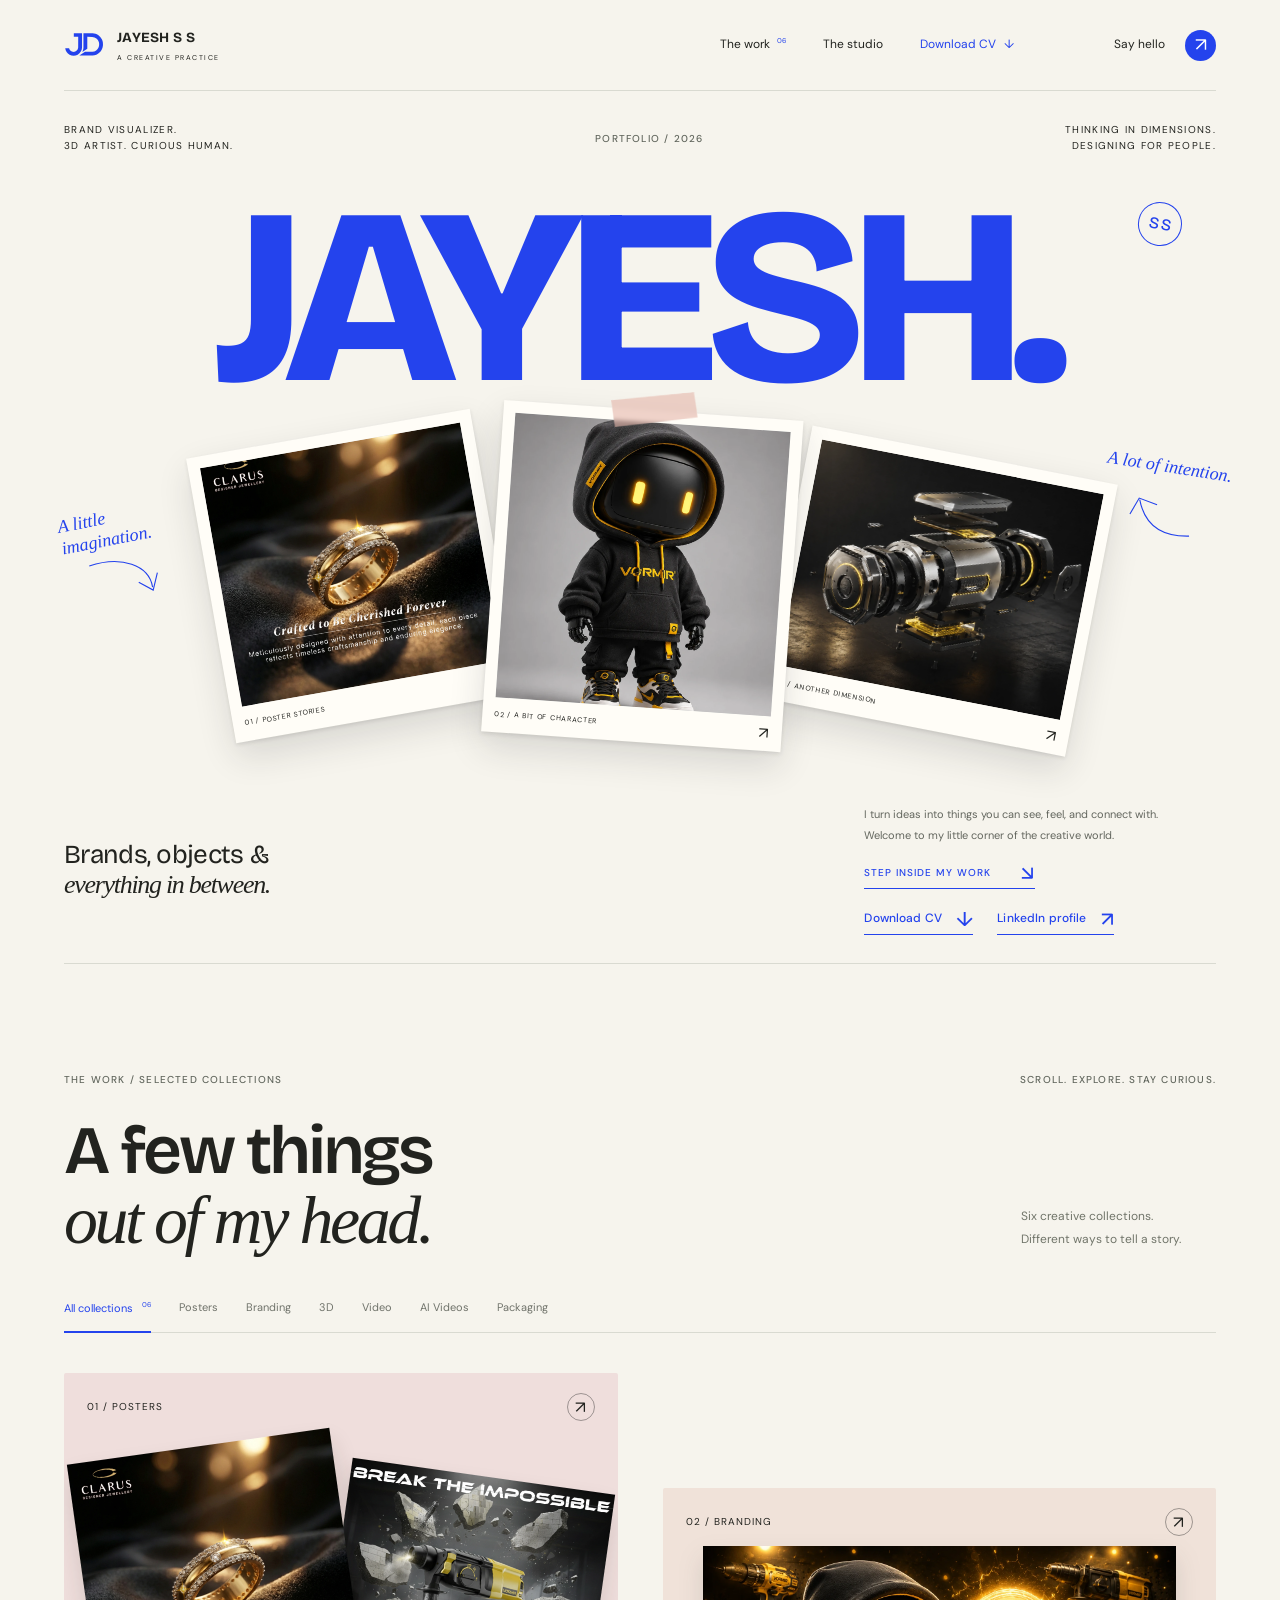
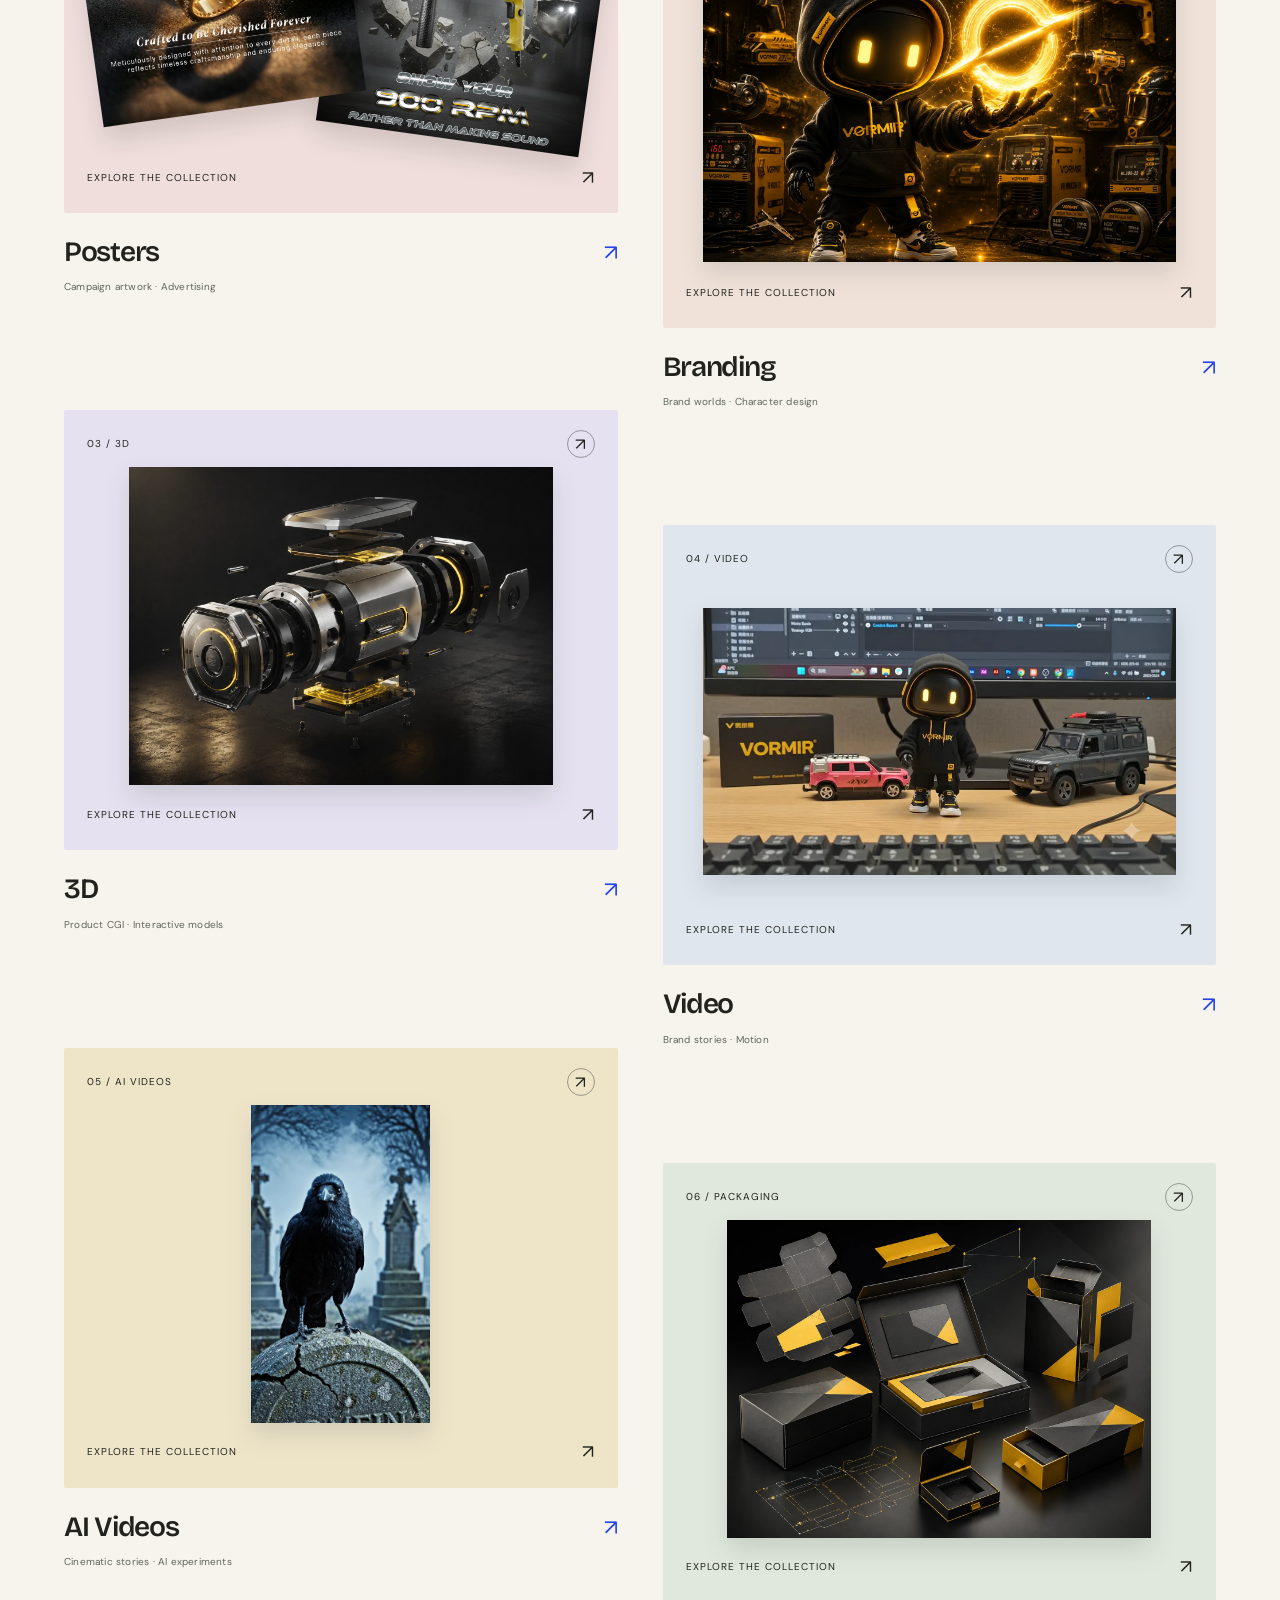
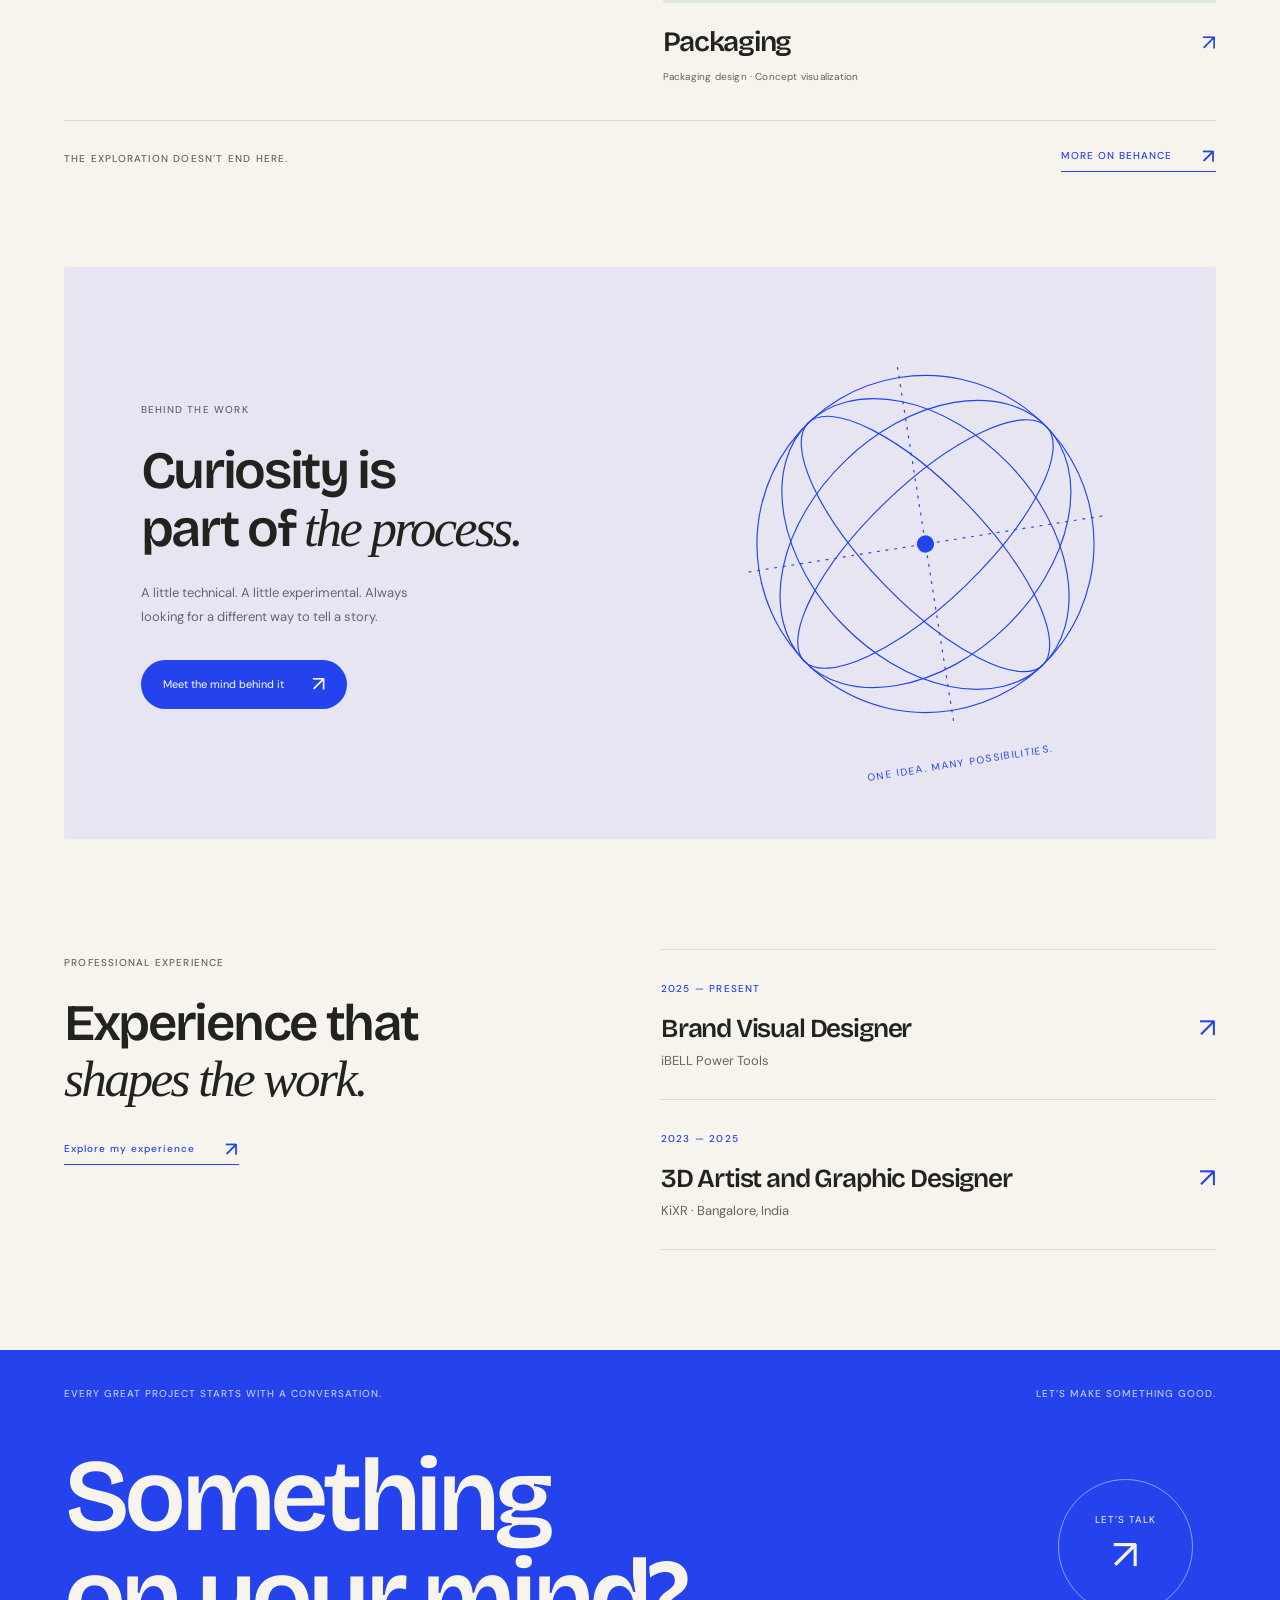
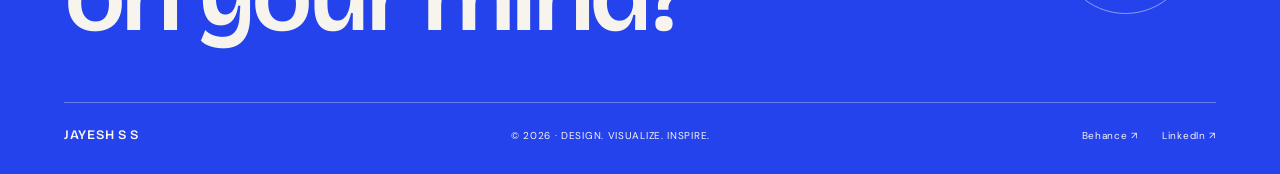
<file: index.html>
<!DOCTYPE html><html lang="en"><head><meta charset="UTF-8"><meta name="viewport" content="width=device-width, initial-scale=1"><meta name="theme-color" content="#f5f3ec"><meta name="description" content="The creative practice of Jayesh S S. Product CGI, brand worlds, motion stories, and packaging concepts."><meta property="og:title" content="Jayesh S S — Inside the Creative Studio"><meta property="og:description" content="The creative practice of Jayesh S S. Product CGI, brand worlds, motion stories, and packaging concepts."><meta property="og:type" content="website"><meta property="og:image" content="https://jayeshss.github.io/03-Jayesh-Website-Upload/assets/Brand5.webp"><title>Jayesh S S — Inside the Creative Studio</title><link rel="icon" href="03-Jayesh-Website-Upload/assets/studio-mark.svg" type="image/svg+xml"><link rel="stylesheet" href="03-Jayesh-Website-Upload/assets/studio-fonts.css"><link rel="stylesheet" href="styles.css?v=collections6"><script src="app.js?v=collections6" defer></script></head><body class="home-page"><a class="skip-link" href="#main">Skip to content</a><header class="site-header"><a class="brand" href="index.html" aria-label="Jayesh S S home"><img src="03-Jayesh-Website-Upload/assets/studio-mark.svg" alt="" width="42" height="28"><span>JAYESH S S<small>A CREATIVE PRACTICE</small></span></a><nav class="desktop-nav" aria-label="Main navigation"><a href="index.html#work">The work <sup>06</sup></a><a href="studio.html">The studio</a><a class="nav-cv" href="03-Jayesh-Website-Upload/assets/Jayesh-CV-ATS.pdf" download="Jayesh-CV-ATS.pdf">Download CV <span aria-hidden="true">↓</span></a></nav><a class="header-contact" href="contact.html">Say hello <span aria-hidden="true">↗</span></a><button class="menu-toggle" aria-label="Open navigation" aria-controls="mobile-nav" aria-expanded="false"><span></span><span></span></button></header><nav id="mobile-nav" class="mobile-nav" aria-label="Mobile navigation" hidden><a href="index.html#work">The work <span>01</span></a><a href="studio.html">The studio <span>02</span></a><a href="contact.html">Say hello <span>↗</span></a><a href="03-Jayesh-Website-Upload/assets/Jayesh-CV-ATS.pdf" download="Jayesh-CV-ATS.pdf">Download CV <span aria-hidden="true">↓</span></a><a href="https://linkedin.com/in/jayesh-ss/" target="_blank" rel="noopener noreferrer">LinkedIn <span aria-hidden="true">↗</span></a></nav><main id="main"><section class="studio-hero"><div class="hero-intro"><p>BRAND VISUALIZER.<br>3D ARTIST. CURIOUS HUMAN.</p><span class="micro">PORTFOLIO / 2026</span><p>THINKING IN DIMENSIONS.<br>DESIGNING FOR PEOPLE.</p></div><h1 class="hero-name">JAYESH<span class="name-dot">.</span><span class="name-ss">S S</span></h1><div class="project-wall" aria-label="A glimpse inside my creative practice"><span class="wall-note note-one">A little imagination.<svg viewBox="0 0 110 65" aria-hidden="true"><path d="M5 6C50 0 84 20 83 50M66 40l17 14 10-22"/></svg></span><a class="postcard postcard-one" href="project-posters.html"><div class="postcard-image"><img src="03-Jayesh-Website-Upload/assets/Clarus.webp" alt="Clarus jewellery campaign design" width="900" height="1600"></div><span>01 / POSTER STORIES <b aria-hidden="true">↗</b></span></a><a class="postcard postcard-two" href="project-branding.html"><span class="tape" aria-hidden="true"></span><div class="postcard-image"><img src="03-Jayesh-Website-Upload/assets/Brand5.webp" alt="VORMIR character exploration on a neutral background" width="900" height="1600" fetchpriority="high"></div><span>02 / A BIT OF CHARACTER <b aria-hidden="true">↗</b></span></a><a class="postcard postcard-three" href="project-cgi.html"><div class="postcard-image"><img src="03-Jayesh-Website-Upload/assets/3d-product-visualization.webp" alt="Exploded product visualization with metallic components" width="1448" height="1086"></div><span>03 / ANOTHER DIMENSION <b aria-hidden="true">↗</b></span></a><span class="wall-note note-two">A lot of intention.<svg viewBox="0 0 110 60" aria-hidden="true"><path d="M104 50C60 58 40 37 31 12M21 33l9-23 25 5"/></svg></span></div><div class="hero-outro"><p>Brands, objects &<br><em>everything in between.</em></p><div><p>I turn ideas into things you can see, feel, and connect with. <br>Welcome to my little corner of the creative world.</p><a class="inline-link" href="#work">STEP INSIDE MY WORK <span aria-hidden="true">↘</span></a><div class="hero-profile-links"><a class="inline-link" href="03-Jayesh-Website-Upload/assets/Jayesh-CV-ATS.pdf" download="Jayesh-CV-ATS.pdf">Download CV <span aria-hidden="true">↓</span></a><a class="inline-link" href="https://linkedin.com/in/jayesh-ss/" target="_blank" rel="noopener noreferrer">LinkedIn profile <span aria-hidden="true">↗</span><span class="sr-only"> (opens in a new tab)</span></a></div></div></div></section><section class="work-section" id="work"><div class="section-kicker"><span class="micro">THE WORK / SELECTED COLLECTIONS</span><span class="micro">SCROLL. EXPLORE. STAY CURIOUS.</span></div><div class="work-heading"><h2>A few things<br><em>out of my head.</em></h2><p>Six creative collections.<br> Different ways to tell a story.</p></div><div class="filters" role="group" aria-label="Filter work by category"><button data-filter="all" aria-pressed="true" class="active">All collections <sup>06</sup></button><button data-filter="posters" aria-pressed="false">Posters</button><button data-filter="branding" aria-pressed="false">Branding</button><button data-filter="cgi" aria-pressed="false">3D</button><button data-filter="video" aria-pressed="false">Video</button><button data-filter="ai-videos" aria-pressed="false">AI Videos</button><button data-filter="packaging" aria-pressed="false">Packaging</button></div><p class="sr-only" id="filter-status" aria-live="polite">Showing all six collections.</p><div class="work-grid"><article class="work-card" data-category="posters"><a class="work-art tone-rose" href="project-posters.html" aria-label="Explore Posters collection"><div class="art-meta"><span>01 / POSTERS</span><span class="art-open" aria-hidden="true">↗</span></div><div class="poster-card-preview"><img src="03-Jayesh-Website-Upload/assets/Clarus.webp" alt="Clarus jewellery advertising poster" loading="lazy" width="1800" height="1800"><img src="03-Jayesh-Website-Upload/assets/Product-Design.webp" alt="VORMIR rotary hammer advertising poster" loading="lazy" width="1600" height="1600"></div><span class="art-bottom">EXPLORE THE COLLECTION <span aria-hidden="true">↗</span></span></a><div class="work-caption"><h3><a href="project-posters.html">Posters</a></h3><span aria-hidden="true">↗</span></div><p>Campaign artwork · Advertising</p></article><article class="work-card" data-category="branding"><a class="work-art tone-peach" href="project-branding.html" aria-label="Explore Branding collection"><div class="art-meta"><span>02 / BRANDING</span><span class="art-open" aria-hidden="true">↗</span></div><img src="03-Jayesh-Website-Upload/assets/Brand1.webp" alt="VORMIR campaign with a golden character and power tools" loading="lazy" width="1448" height="1086"><span class="art-bottom">EXPLORE THE COLLECTION <span aria-hidden="true">↗</span></span></a><div class="work-caption"><h3><a href="project-branding.html">Branding</a></h3><span aria-hidden="true">↗</span></div><p>Brand worlds · Character design</p></article><article class="work-card" data-category="cgi"><a class="work-art tone-lilac" href="project-cgi.html" aria-label="Explore 3D collection"><div class="art-meta"><span>03 / 3D</span><span class="art-open" aria-hidden="true">↗</span></div><img src="03-Jayesh-Website-Upload/assets/3d-product-visualization.webp" alt="Exploded mechanical product visualization" loading="lazy" width="1448" height="1086"><span class="art-bottom">EXPLORE THE COLLECTION <span aria-hidden="true">↗</span></span></a><div class="work-caption"><h3><a href="project-cgi.html">3D</a></h3><span aria-hidden="true">↗</span></div><p>Product CGI · Interactive models</p></article><article class="work-card" data-category="video"><a class="work-art tone-blue" href="project-motion.html" aria-label="Explore Video collection"><div class="art-meta"><span>04 / VIDEO</span><span class="art-open" aria-hidden="true">↗</span></div><img src="03-Jayesh-Website-Upload/assets/motion-03-poster.webp" alt="VORMIR character animation" loading="lazy" width="1448" height="1086"><span class="art-bottom">EXPLORE THE COLLECTION <span aria-hidden="true">↗</span></span></a><div class="work-caption"><h3><a href="project-motion.html">Video</a></h3><span aria-hidden="true">↗</span></div><p>Brand stories · Motion</p></article><article class="work-card" data-category="ai-videos"><a class="work-art tone-butter" href="project-ai-videos.html" aria-label="Explore AI Videos collection"><div class="art-meta"><span>05 / AI VIDEOS</span><span class="art-open" aria-hidden="true">↗</span></div><img src="03-Jayesh-Website-Upload/assets/motion-04-poster.webp" alt="Raven in a moonlit cinematic scene" loading="lazy" width="1448" height="1086"><span class="art-bottom">EXPLORE THE COLLECTION <span aria-hidden="true">↗</span></span></a><div class="work-caption"><h3><a href="project-ai-videos.html">AI Videos</a></h3><span aria-hidden="true">↗</span></div><p>Cinematic stories · AI experiments</p></article><article class="work-card" data-category="packaging"><a class="work-art tone-mint" href="project-packaging.html" aria-label="Explore Packaging collection"><div class="art-meta"><span>06 / PACKAGING</span><span class="art-open" aria-hidden="true">↗</span></div><img src="03-Jayesh-Website-Upload/assets/packaging-designs.webp" alt="Black and yellow coordinated packaging concept" loading="lazy" width="1448" height="1086"><span class="art-bottom">EXPLORE THE COLLECTION <span aria-hidden="true">↗</span></span></a><div class="work-caption"><h3><a href="project-packaging.html">Packaging</a></h3><span aria-hidden="true">↗</span></div><p>Packaging design · Concept visualization</p></article></div><div class="more-work"><span class="micro">THE EXPLORATION DOESN’T END HERE.</span><a class="inline-link" href="https://www.behance.net/jayeshssss" target="_blank" rel="noopener noreferrer">MORE ON BEHANCE <span aria-hidden="true">↗</span></a></div></section><section class="studio-preview"><div class="studio-preview-copy"><span class="micro">BEHIND THE WORK</span><h2>Curiosity is<br>part of <em>the process.</em></h2><p>A little technical. A little experimental. Always looking for a different way to tell a story.</p><a class="button button-blue" href="studio.html">Meet the mind behind it <span aria-hidden="true">↗</span></a></div><div class="dimension-art" aria-hidden="true"><svg viewBox="0 0 440 440"><g fill="none" stroke="currentColor" stroke-width="1.2"><ellipse cx="220" cy="220" rx="175" ry="175"/><ellipse cx="220" cy="220" rx="175" ry="120" transform="rotate(-35 220 220)"/><ellipse cx="220" cy="220" rx="175" ry="60" transform="rotate(-35 220 220)"/><ellipse cx="220" cy="220" rx="175" ry="120" transform="rotate(55 220 220)"/><ellipse cx="220" cy="220" rx="175" ry="60" transform="rotate(55 220 220)"/><path d="M34 220h372M220 34v372" stroke-dasharray="3 6"/></g><circle cx="220" cy="220" r="9" fill="currentColor"/></svg><span>ONE IDEA. MANY POSSIBILITIES.</span></div></section><section class="experience-summary" aria-labelledby="experience-title"><div><span class="micro">PROFESSIONAL EXPERIENCE</span><h2 id="experience-title">Experience that<br><em>shapes the work.</em></h2><a class="inline-link" href="studio.html#experience">Explore my experience <span aria-hidden="true">↗</span></a></div><div class="experience-rows"><a href="studio.html#experience"><span class="micro">2025 — PRESENT</span><h3>Brand Visual Designer</h3><p>iBELL Power Tools</p><span class="experience-arrow" aria-hidden="true">↗</span></a><a href="studio.html#experience"><span class="micro">2023 — 2025</span><h3>3D Artist and Graphic Designer</h3><p>KiXR · Bangalore, India</p><span class="experience-arrow" aria-hidden="true">↗</span></a></div></section></main><footer class="site-footer"><div class="footer-top"><span class="micro">EVERY GREAT PROJECT STARTS WITH A CONVERSATION.</span><span class="micro">LET’S MAKE SOMETHING GOOD.</span></div><a class="footer-invite" href="contact.html"><span>Something<br>on your mind?</span><span class="footer-circle">LET’S TALK <b aria-hidden="true">↗</b></span></a><div class="footer-bottom"><a href="index.html">JAYESH S S</a><span>© <span data-year>2026</span> · DESIGN. VISUALIZE. INSPIRE.</span><div><a href="https://www.behance.net/jayeshssss" target="_blank" rel="noopener noreferrer">Behance ↗</a><a href="https://linkedin.com/in/jayesh-ss/" target="_blank" rel="noopener noreferrer">LinkedIn ↗</a></div></div></footer><dialog class="image-dialog" id="image-dialog" aria-label="Enlarged project image"><button class="close-image" aria-label="Close enlarged image">×</button><img id="enlarged-image" alt=""></dialog></body></html>
</file>
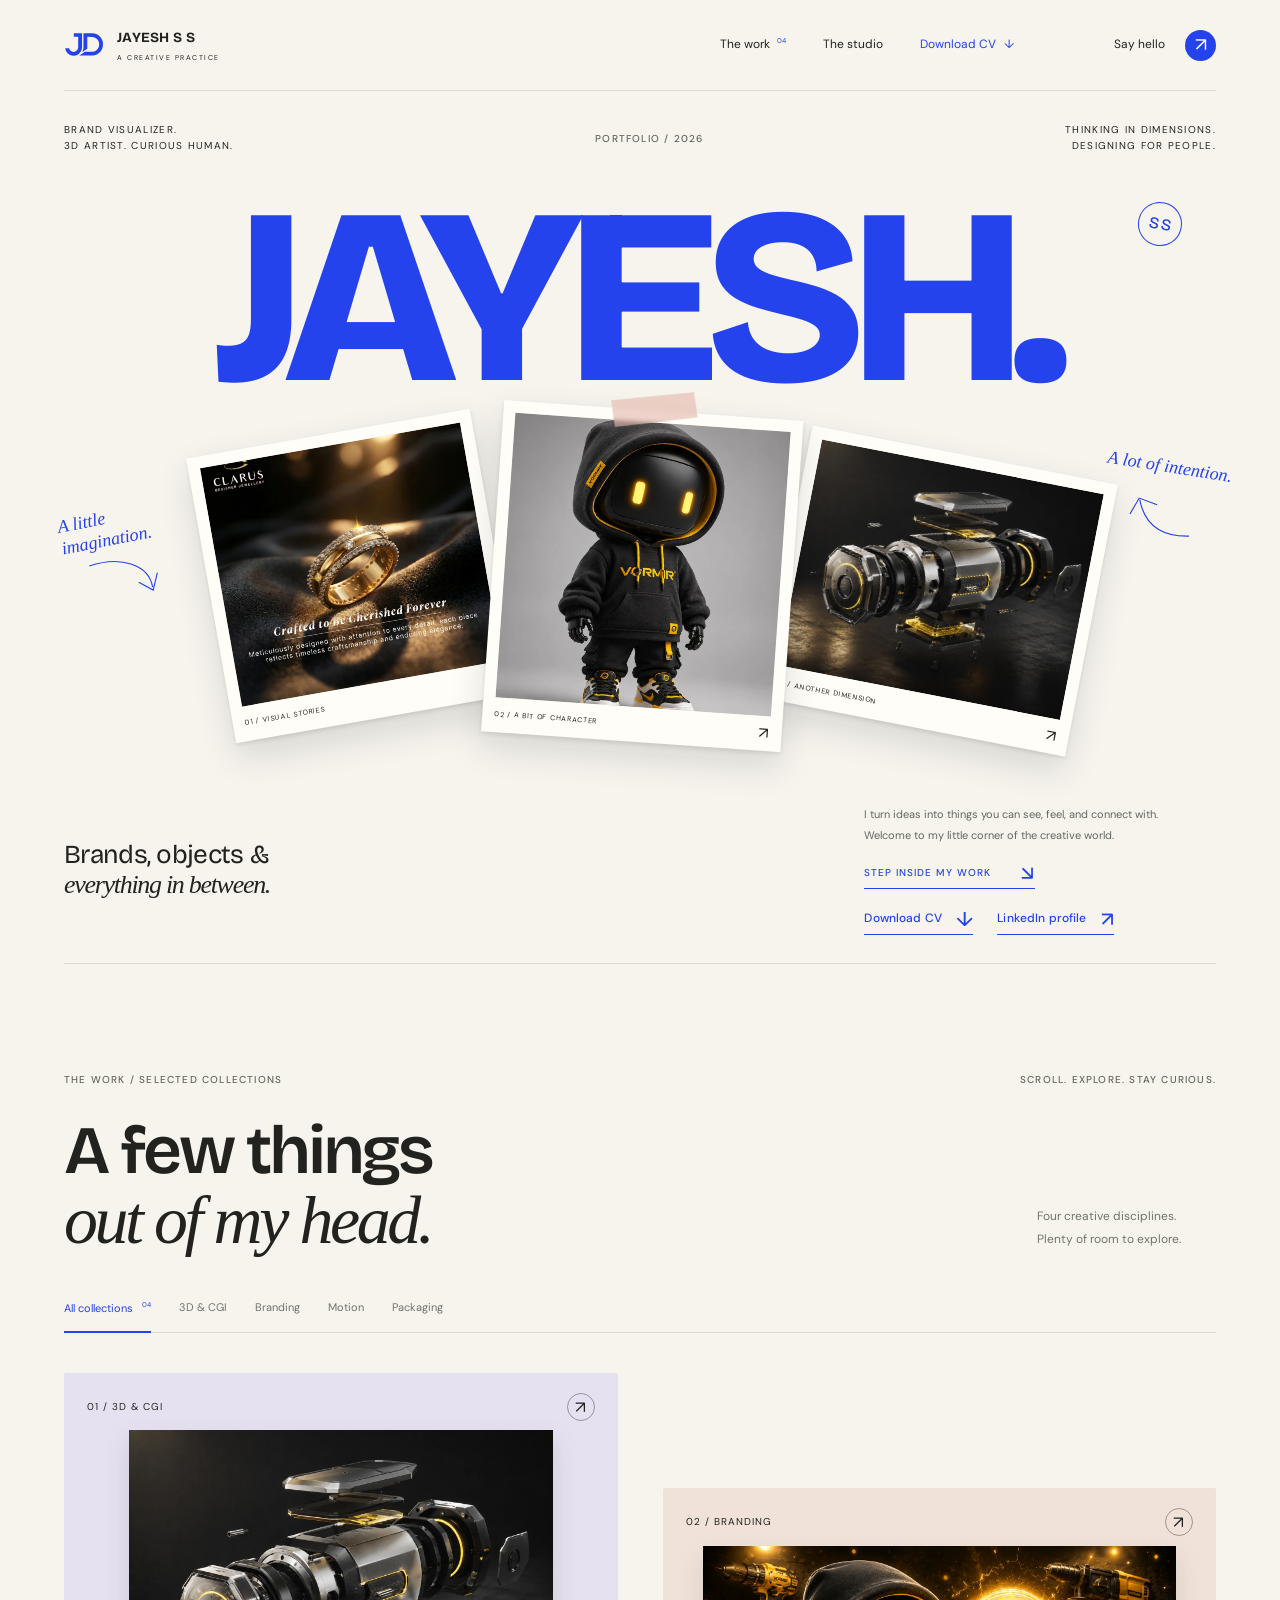
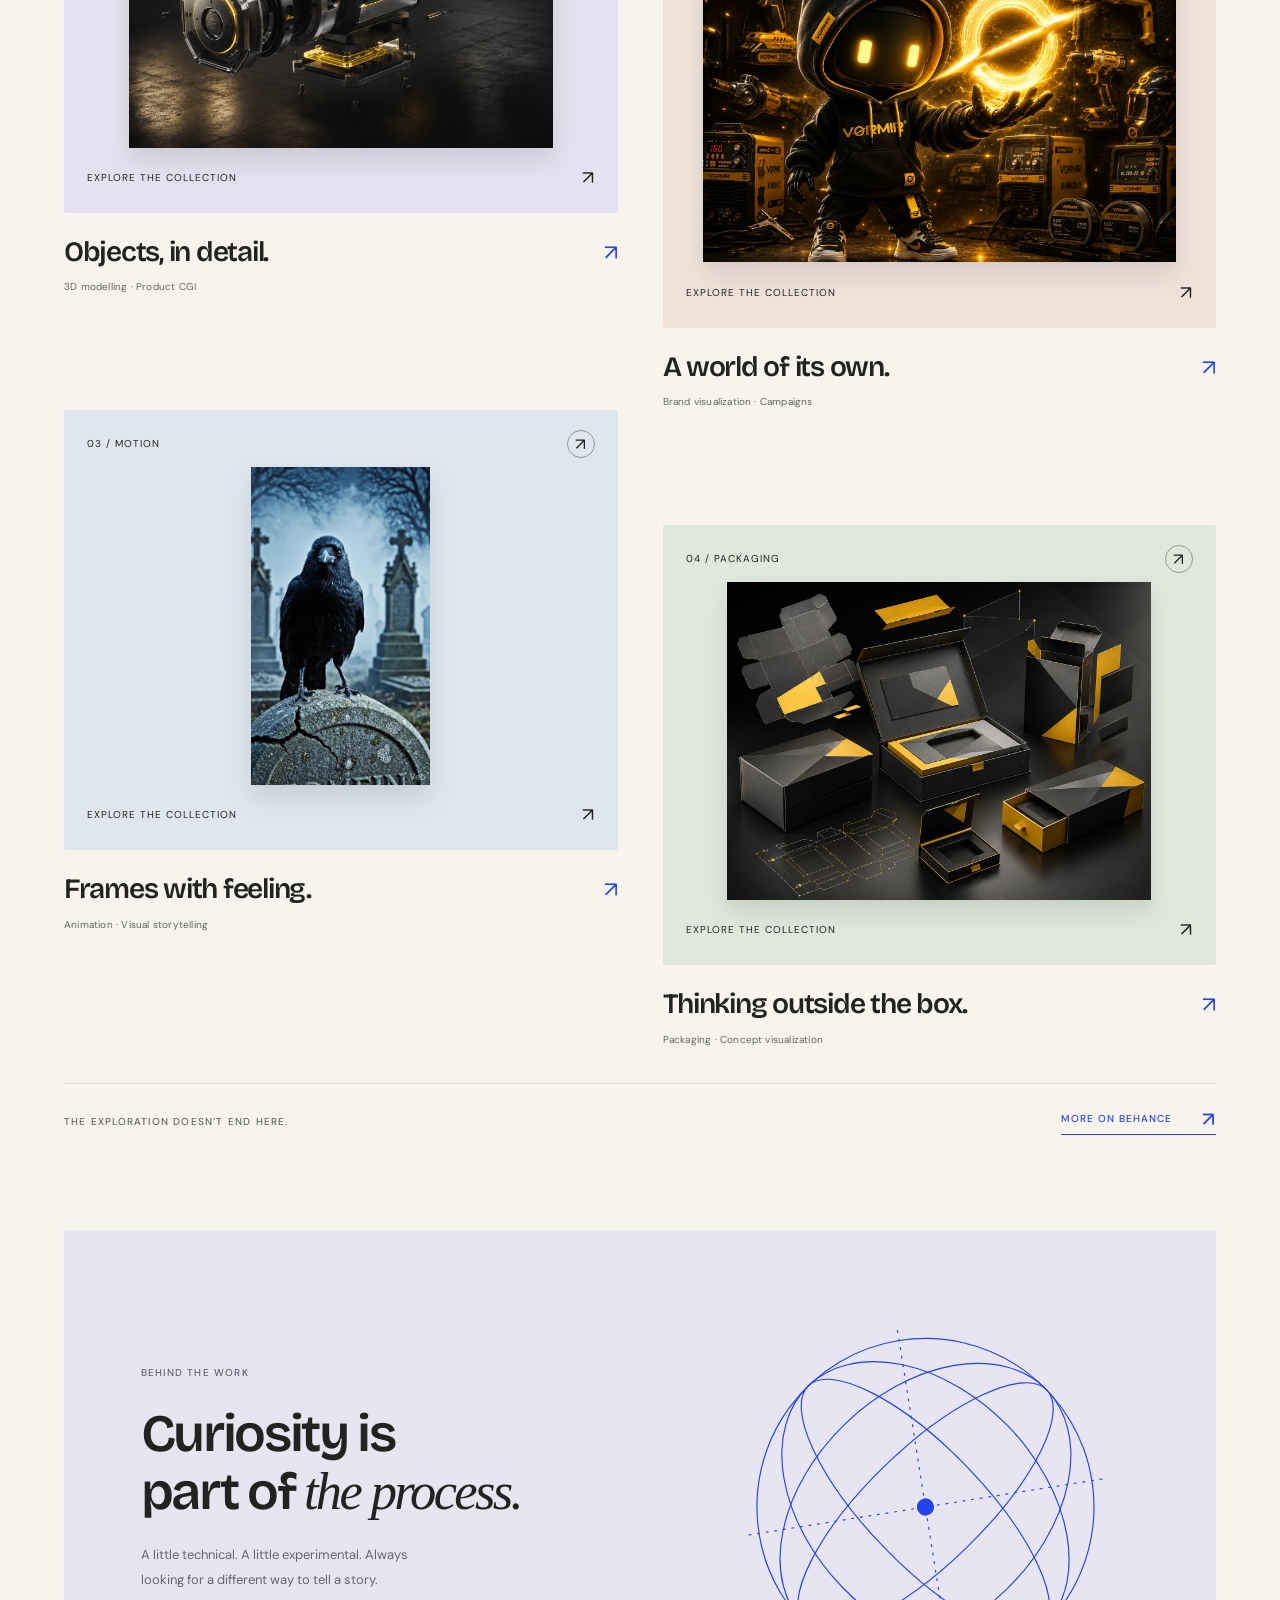
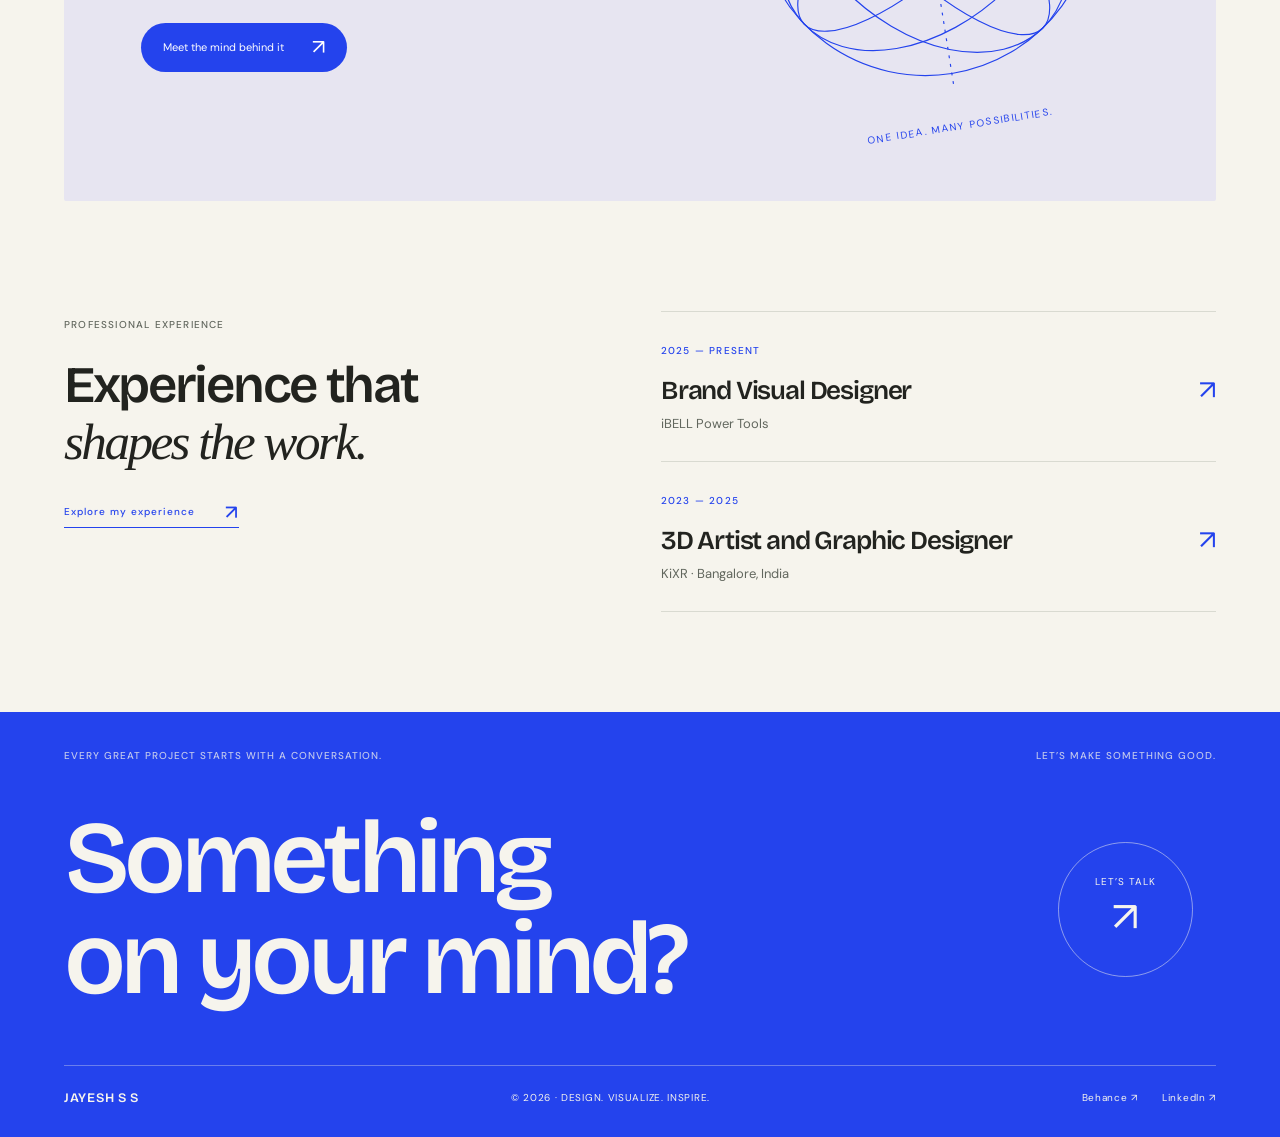
<file: 03-Jayesh-Website-Upload/index.html>
<!DOCTYPE html><html lang="en"><head><meta charset="UTF-8"><meta name="viewport" content="width=device-width, initial-scale=1"><meta name="theme-color" content="#f5f3ec"><meta name="description" content="The creative practice of Jayesh S S. Product CGI, brand worlds, motion stories, and packaging concepts."><meta property="og:title" content="Jayesh S S — Inside the Creative Studio"><meta property="og:description" content="The creative practice of Jayesh S S. Product CGI, brand worlds, motion stories, and packaging concepts."><meta property="og:type" content="website"><meta property="og:image" content="https://jayesh-ss-creative-portfolio.cuddlycake3.chatgpt.site/assets/Brand5.webp"><title>Jayesh S S — Inside the Creative Studio</title><link rel="icon" href="assets/studio-mark.svg" type="image/svg+xml"><link rel="stylesheet" href="assets/studio-fonts.css"><link rel="stylesheet" href="styles.css?v=cv3"><script src="app.js?v=studio2" defer></script></head><body class="home-page"><a class="skip-link" href="#main">Skip to content</a><header class="site-header"><a class="brand" href="index.html" aria-label="Jayesh S S home"><img src="assets/studio-mark.svg" alt="" width="42" height="28"><span>JAYESH S S<small>A CREATIVE PRACTICE</small></span></a><nav class="desktop-nav" aria-label="Main navigation"><a href="index.html#work">The work <sup>04</sup></a><a href="studio.html">The studio</a><a class="nav-cv" href="assets/Jayesh-CV-ATS.pdf" download="Jayesh-CV-ATS.pdf">Download CV <span aria-hidden="true">↓</span></a></nav><a class="header-contact" href="contact.html">Say hello <span aria-hidden="true">↗</span></a><button class="menu-toggle" aria-label="Open navigation" aria-controls="mobile-nav" aria-expanded="false"><span></span><span></span></button></header><nav id="mobile-nav" class="mobile-nav" aria-label="Mobile navigation" hidden><a href="index.html#work">The work <span>01</span></a><a href="studio.html">The studio <span>02</span></a><a href="contact.html">Say hello <span>↗</span></a><a href="assets/Jayesh-CV-ATS.pdf" download="Jayesh-CV-ATS.pdf">Download CV <span aria-hidden="true">↓</span></a><a href="https://linkedin.com/in/jayesh-ss/" target="_blank" rel="noopener noreferrer">LinkedIn <span aria-hidden="true">↗</span></a></nav><main id="main"><section class="studio-hero"><div class="hero-intro"><p>BRAND VISUALIZER.<br>3D ARTIST. CURIOUS HUMAN.</p><span class="micro">PORTFOLIO / 2026</span><p>THINKING IN DIMENSIONS.<br>DESIGNING FOR PEOPLE.</p></div><h1 class="hero-name">JAYESH<span class="name-dot">.</span><span class="name-ss">S S</span></h1><div class="project-wall" aria-label="A glimpse inside my creative practice"><span class="wall-note note-one">A little imagination.<svg viewBox="0 0 110 65" aria-hidden="true"><path d="M5 6C50 0 84 20 83 50M66 40l17 14 10-22"/></svg></span><a class="postcard postcard-one" href="project-branding.html"><div class="postcard-image"><img src="assets/Clarus.webp" alt="Clarus jewellery campaign design" width="900" height="1600"></div><span>01 / VISUAL STORIES <b aria-hidden="true">↗</b></span></a><a class="postcard postcard-two" href="project-branding.html"><span class="tape" aria-hidden="true"></span><div class="postcard-image"><img src="assets/Brand5.webp" alt="VORMIR character exploration on a neutral background" width="900" height="1600" fetchpriority="high"></div><span>02 / A BIT OF CHARACTER <b aria-hidden="true">↗</b></span></a><a class="postcard postcard-three" href="project-cgi.html"><div class="postcard-image"><img src="assets/3d-product-visualization.webp" alt="Exploded product visualization with metallic components" width="1448" height="1086"></div><span>03 / ANOTHER DIMENSION <b aria-hidden="true">↗</b></span></a><span class="wall-note note-two">A lot of intention.<svg viewBox="0 0 110 60" aria-hidden="true"><path d="M104 50C60 58 40 37 31 12M21 33l9-23 25 5"/></svg></span></div><div class="hero-outro"><p>Brands, objects &<br><em>everything in between.</em></p><div><p>I turn ideas into things you can see, feel, and connect with. <br>Welcome to my little corner of the creative world.</p><a class="inline-link" href="#work">STEP INSIDE MY WORK <span aria-hidden="true">↘</span></a><div class="hero-profile-links"><a class="inline-link" href="assets/Jayesh-CV-ATS.pdf" download="Jayesh-CV-ATS.pdf">Download CV <span aria-hidden="true">↓</span></a><a class="inline-link" href="https://linkedin.com/in/jayesh-ss/" target="_blank" rel="noopener noreferrer">LinkedIn profile <span aria-hidden="true">↗</span><span class="sr-only"> (opens in a new tab)</span></a></div></div></div></section><section class="work-section" id="work"><div class="section-kicker"><span class="micro">THE WORK / SELECTED COLLECTIONS</span><span class="micro">SCROLL. EXPLORE. STAY CURIOUS.</span></div><div class="work-heading"><h2>A few things<br><em>out of my head.</em></h2><p>Four creative disciplines.<br>Plenty of room to explore.</p></div><div class="filters" role="group" aria-label="Filter work by category"><button data-filter="all" aria-pressed="true" class="active">All collections <sup>04</sup></button><button data-filter="cgi" aria-pressed="false">3D & CGI</button><button data-filter="branding" aria-pressed="false">Branding</button><button data-filter="motion" aria-pressed="false">Motion</button><button data-filter="packaging" aria-pressed="false">Packaging</button></div><p class="sr-only" id="filter-status" aria-live="polite">Showing all four collections.</p><div class="work-grid"><article class="work-card" data-category="cgi"><a class="work-art tone-lilac" href="project-cgi.html"><div class="art-meta"><span>01 / 3D & CGI</span><span class="art-open" aria-hidden="true">↗</span></div><img src="assets/3d-product-visualization.webp" alt="Exploded mechanical assembly with realistic metal surfaces" loading="lazy" width="1448" height="1086"><span class="art-bottom">EXPLORE THE COLLECTION <span aria-hidden="true">↗</span></span></a><div class="work-caption"><h3><a href="project-cgi.html">Objects, in detail.</a></h3><span aria-hidden="true">↗</span></div><p>3D modelling · Product CGI</p></article><article class="work-card" data-category="branding"><a class="work-art tone-peach" href="project-branding.html"><div class="art-meta"><span>02 / BRANDING</span><span class="art-open" aria-hidden="true">↗</span></div><img src="assets/Brand1.webp" alt="VORMIR mascot campaign with golden energy and power tools" loading="lazy" width="1448" height="1086"><span class="art-bottom">EXPLORE THE COLLECTION <span aria-hidden="true">↗</span></span></a><div class="work-caption"><h3><a href="project-branding.html">A world of its own.</a></h3><span aria-hidden="true">↗</span></div><p>Brand visualization · Campaigns</p></article><article class="work-card" data-category="motion"><a class="work-art tone-blue" href="project-motion.html"><div class="art-meta"><span>03 / MOTION</span><span class="art-open" aria-hidden="true">↗</span></div><img src="assets/motion-04-poster.webp" alt="Cinematic raven in a moonlit setting" loading="lazy" width="1448" height="1086"><span class="art-bottom">EXPLORE THE COLLECTION <span aria-hidden="true">↗</span></span></a><div class="work-caption"><h3><a href="project-motion.html">Frames with feeling.</a></h3><span aria-hidden="true">↗</span></div><p>Animation · Visual storytelling</p></article><article class="work-card" data-category="packaging"><a class="work-art tone-mint" href="project-packaging.html"><div class="art-meta"><span>04 / PACKAGING</span><span class="art-open" aria-hidden="true">↗</span></div><img src="assets/packaging-designs.webp" alt="Black and yellow packaging concept with coordinated box structures" loading="lazy" width="1448" height="1086"><span class="art-bottom">EXPLORE THE COLLECTION <span aria-hidden="true">↗</span></span></a><div class="work-caption"><h3><a href="project-packaging.html">Thinking outside the box.</a></h3><span aria-hidden="true">↗</span></div><p>Packaging · Concept visualization</p></article></div><div class="more-work"><span class="micro">THE EXPLORATION DOESN’T END HERE.</span><a class="inline-link" href="https://www.behance.net/jayeshssss" target="_blank" rel="noopener noreferrer">MORE ON BEHANCE <span aria-hidden="true">↗</span></a></div></section><section class="studio-preview"><div class="studio-preview-copy"><span class="micro">BEHIND THE WORK</span><h2>Curiosity is<br>part of <em>the process.</em></h2><p>A little technical. A little experimental. Always looking for a different way to tell a story.</p><a class="button button-blue" href="studio.html">Meet the mind behind it <span aria-hidden="true">↗</span></a></div><div class="dimension-art" aria-hidden="true"><svg viewBox="0 0 440 440"><g fill="none" stroke="currentColor" stroke-width="1.2"><ellipse cx="220" cy="220" rx="175" ry="175"/><ellipse cx="220" cy="220" rx="175" ry="120" transform="rotate(-35 220 220)"/><ellipse cx="220" cy="220" rx="175" ry="60" transform="rotate(-35 220 220)"/><ellipse cx="220" cy="220" rx="175" ry="120" transform="rotate(55 220 220)"/><ellipse cx="220" cy="220" rx="175" ry="60" transform="rotate(55 220 220)"/><path d="M34 220h372M220 34v372" stroke-dasharray="3 6"/></g><circle cx="220" cy="220" r="9" fill="currentColor"/></svg><span>ONE IDEA. MANY POSSIBILITIES.</span></div></section><section class="experience-summary" aria-labelledby="experience-title"><div><span class="micro">PROFESSIONAL EXPERIENCE</span><h2 id="experience-title">Experience that<br><em>shapes the work.</em></h2><a class="inline-link" href="studio.html#experience">Explore my experience <span aria-hidden="true">↗</span></a></div><div class="experience-rows"><a href="studio.html#experience"><span class="micro">2025 — PRESENT</span><h3>Brand Visual Designer</h3><p>iBELL Power Tools</p><span class="experience-arrow" aria-hidden="true">↗</span></a><a href="studio.html#experience"><span class="micro">2023 — 2025</span><h3>3D Artist and Graphic Designer</h3><p>KiXR · Bangalore, India</p><span class="experience-arrow" aria-hidden="true">↗</span></a></div></section></main><footer class="site-footer"><div class="footer-top"><span class="micro">EVERY GREAT PROJECT STARTS WITH A CONVERSATION.</span><span class="micro">LET’S MAKE SOMETHING GOOD.</span></div><a class="footer-invite" href="contact.html"><span>Something<br>on your mind?</span><span class="footer-circle">LET’S TALK <b aria-hidden="true">↗</b></span></a><div class="footer-bottom"><a href="index.html">JAYESH S S</a><span>© <span data-year>2026</span> · DESIGN. VISUALIZE. INSPIRE.</span><div><a href="https://www.behance.net/jayeshssss" target="_blank" rel="noopener noreferrer">Behance ↗</a><a href="https://linkedin.com/in/jayesh-ss/" target="_blank" rel="noopener noreferrer">LinkedIn ↗</a></div></div></footer><dialog class="image-dialog" id="image-dialog" aria-label="Enlarged project image"><button class="close-image" aria-label="Close enlarged image">×</button><img id="enlarged-image" alt=""></dialog></body></html>
</file>
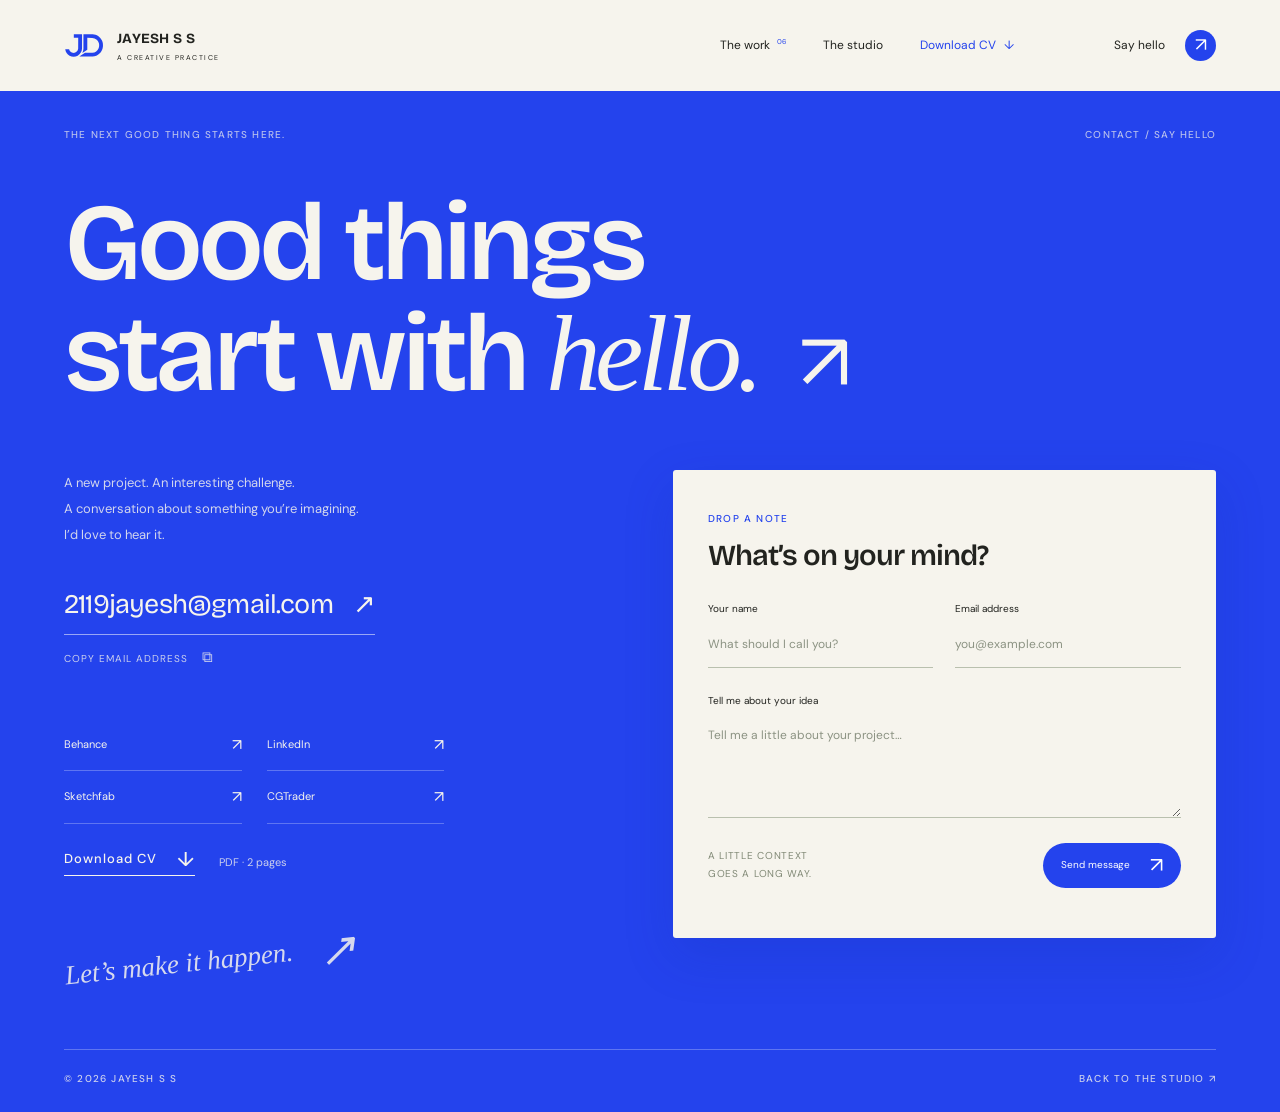
<file: contact.html>
<!DOCTYPE html><html lang="en"><head><meta charset="UTF-8"><meta name="viewport" content="width=device-width, initial-scale=1"><meta name="theme-color" content="#f5f3ec"><meta name="description" content="Have a project in mind? Contact Jayesh S S about CGI, brand design, motion, and creative work."><meta property="og:title" content="Say Hello — Jayesh S S"><meta property="og:description" content="Have a project in mind? Contact Jayesh S S about CGI, brand design, motion, and creative work."><meta property="og:type" content="website"><meta property="og:image" content="https://jayeshss.github.io/03-Jayesh-Website-Upload/assets/Brand5.webp"><title>Say Hello — Jayesh S S</title><link rel="icon" href="03-Jayesh-Website-Upload/assets/studio-mark.svg" type="image/svg+xml"><link rel="stylesheet" href="03-Jayesh-Website-Upload/assets/studio-fonts.css"><link rel="stylesheet" href="styles.css?v=collections6"><script src="app.js?v=collections6" defer></script></head><body class="contact-page"><a class="skip-link" href="#main">Skip to content</a><header class="site-header"><a class="brand" href="index.html" aria-label="Jayesh S S home"><img src="03-Jayesh-Website-Upload/assets/studio-mark.svg" alt="" width="42" height="28"><span>JAYESH S S<small>A CREATIVE PRACTICE</small></span></a><nav class="desktop-nav" aria-label="Main navigation"><a href="index.html#work">The work <sup>06</sup></a><a href="studio.html">The studio</a><a class="nav-cv" href="03-Jayesh-Website-Upload/assets/Jayesh-CV-ATS.pdf" download="Jayesh-CV-ATS.pdf">Download CV <span aria-hidden="true">↓</span></a></nav><a class="header-contact" href="contact.html">Say hello <span aria-hidden="true">↗</span></a><button class="menu-toggle" aria-label="Open navigation" aria-controls="mobile-nav" aria-expanded="false"><span></span><span></span></button></header><nav id="mobile-nav" class="mobile-nav" aria-label="Mobile navigation" hidden><a href="index.html#work">The work <span>01</span></a><a href="studio.html">The studio <span>02</span></a><a href="contact.html">Say hello <span>↗</span></a><a href="03-Jayesh-Website-Upload/assets/Jayesh-CV-ATS.pdf" download="Jayesh-CV-ATS.pdf">Download CV <span aria-hidden="true">↓</span></a><a href="https://linkedin.com/in/jayesh-ss/" target="_blank" rel="noopener noreferrer">LinkedIn <span aria-hidden="true">↗</span></a></nav><main id="main"><section class="contact-page-section"><div class="contact-kicker"><span class="micro">THE NEXT GOOD THING STARTS HERE.</span><span class="micro">CONTACT / SAY HELLO</span></div><h1>Good things<br>start with <em>hello.</em><span class="hello-dot" aria-hidden="true">↗</span></h1><div class="contact-columns"><div class="contact-details"><p>A new project. An interesting challenge.<br>A conversation about something you’re imagining.<br>I’d love to hear it.</p><a class="big-email" href="mailto:2119jayesh@gmail.com">2119jayesh@gmail.com <span aria-hidden="true">↗</span></a><button class="copy-email" id="copy-email">COPY EMAIL ADDRESS <span aria-hidden="true">⧉</span></button><p id="copy-status" class="copy-status" aria-live="polite"></p><div class="contact-socials"><a href="https://www.behance.net/jayeshssss" target="_blank" rel="noopener noreferrer">Behance <span>↗</span></a><a href="https://linkedin.com/in/jayesh-ss/" target="_blank" rel="noopener noreferrer">LinkedIn <span>↗</span></a><a href="https://sketchfab.com/2119jayesh" target="_blank" rel="noopener noreferrer">Sketchfab <span>↗</span></a><a href="https://www.cgtrader.com/designers/jayeshss" target="_blank" rel="noopener noreferrer">CGTrader <span>↗</span></a></div><div class="contact-cv"><a class="inline-link" href="03-Jayesh-Website-Upload/assets/Jayesh-CV-ATS.pdf" download="Jayesh-CV-ATS.pdf">Download CV <span aria-hidden="true">↓</span></a><span>PDF · 2 pages</span></div><p class="contact-note">Let’s make it happen.<span aria-hidden="true">↗</span></p></div><div class="contact-form-card"><span class="micro">DROP A NOTE</span><h2>What’s on your mind?</h2><form id="contact-form" action="https://formsubmit.co/ajax/2119jayesh@gmail.com" method="POST"><input type="hidden" name="_subject" value="New Portfolio Enquiry"><input type="hidden" name="_template" value="table"><div class="honeypot" aria-hidden="true"><label>Leave this blank<input type="text" name="_honey" tabindex="-1" autocomplete="off"></label></div><div class="form-row"><label>Your name<input type="text" name="name" autocomplete="name" placeholder="What should I call you?" required maxlength="100"></label><label>Email address<input type="email" name="email" autocomplete="email" placeholder="you@example.com" required maxlength="254"></label></div><label>Tell me about your idea<textarea name="message" placeholder="Tell me a little about your project…" rows="3" required minlength="10" maxlength="5000"></textarea></label><div class="form-bottom"><span>A LITTLE CONTEXT GOES A LONG WAY.</span><button class="button button-blue" type="submit">Send message <span aria-hidden="true">↗</span></button></div><p class="form-status" id="form-status" role="status" aria-live="polite"></p></form></div></div><div class="contact-bottom micro"><span>© <span data-year>2026</span> JAYESH S S</span><a href="index.html">BACK TO THE STUDIO ↗</a></div></section></main><dialog class="image-dialog" id="image-dialog" aria-label="Enlarged project image"><button class="close-image" aria-label="Close enlarged image">×</button><img id="enlarged-image" alt=""></dialog></body></html>
</file>
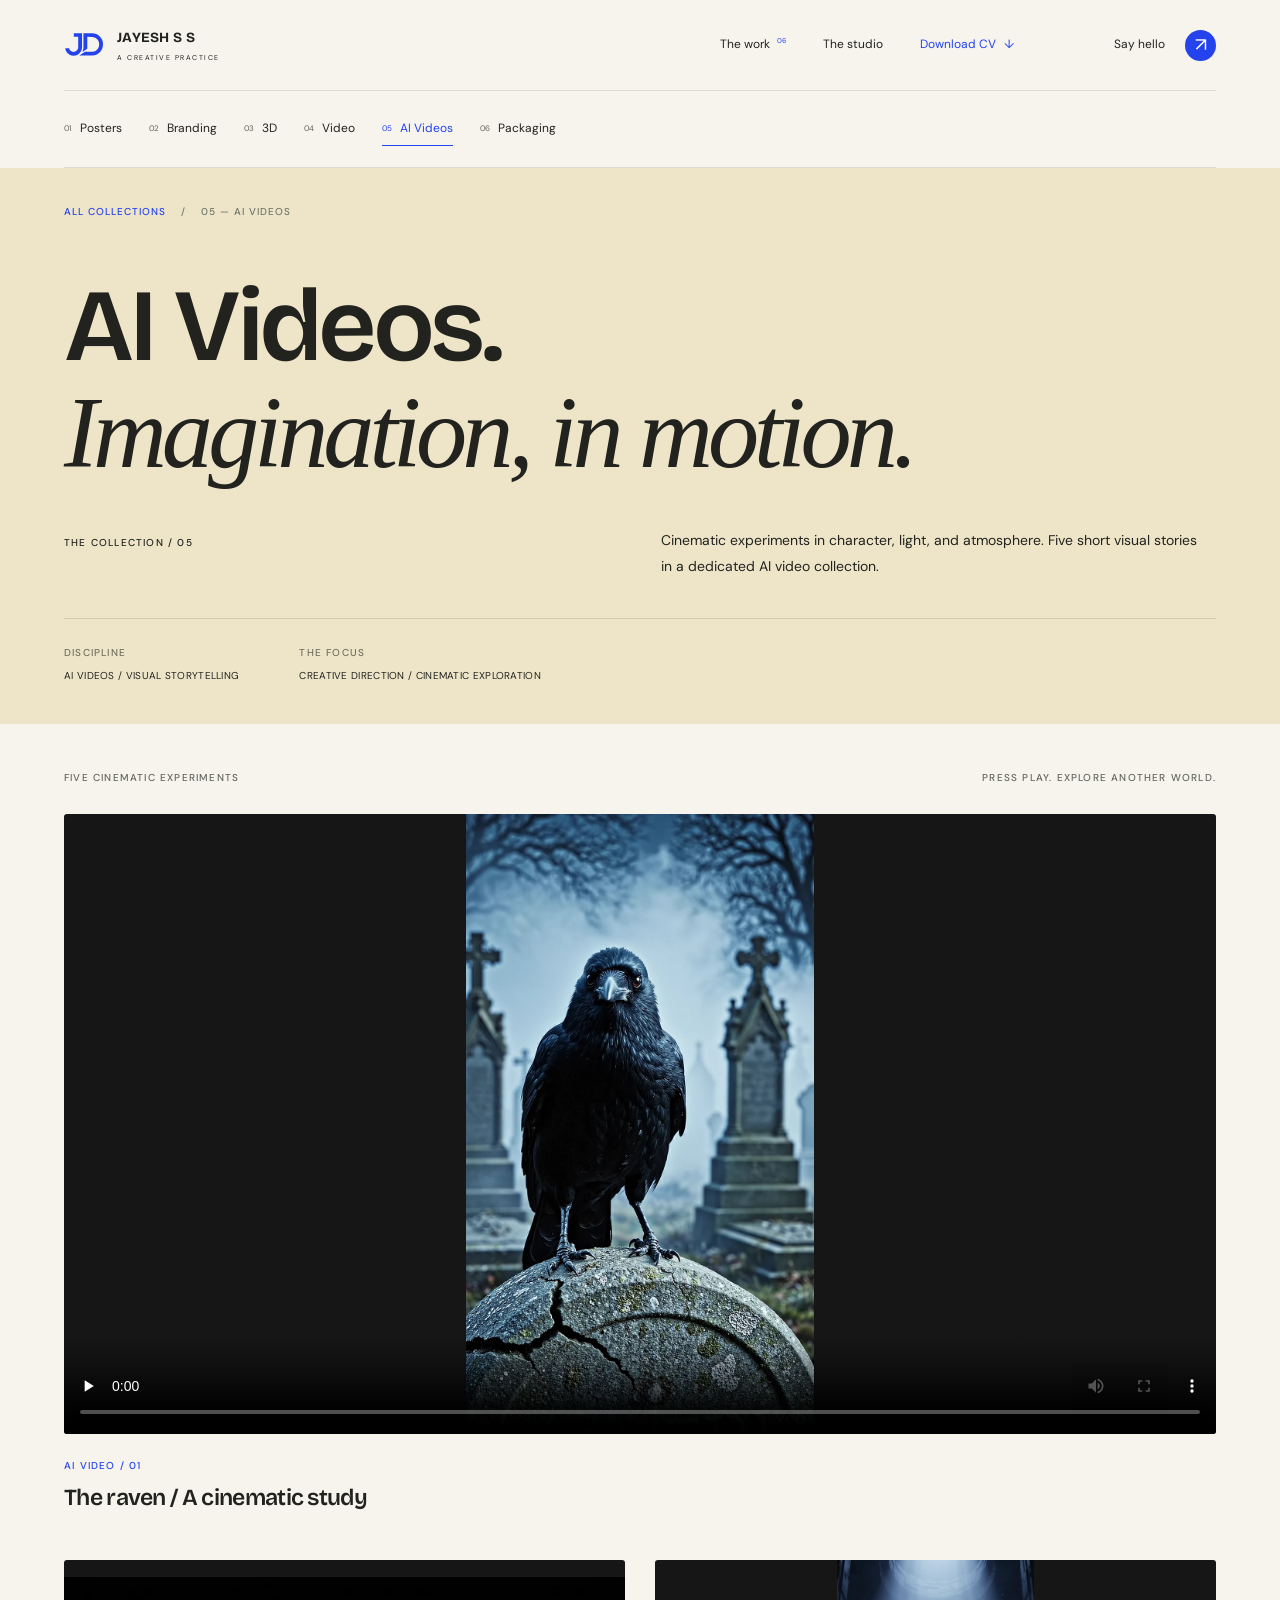
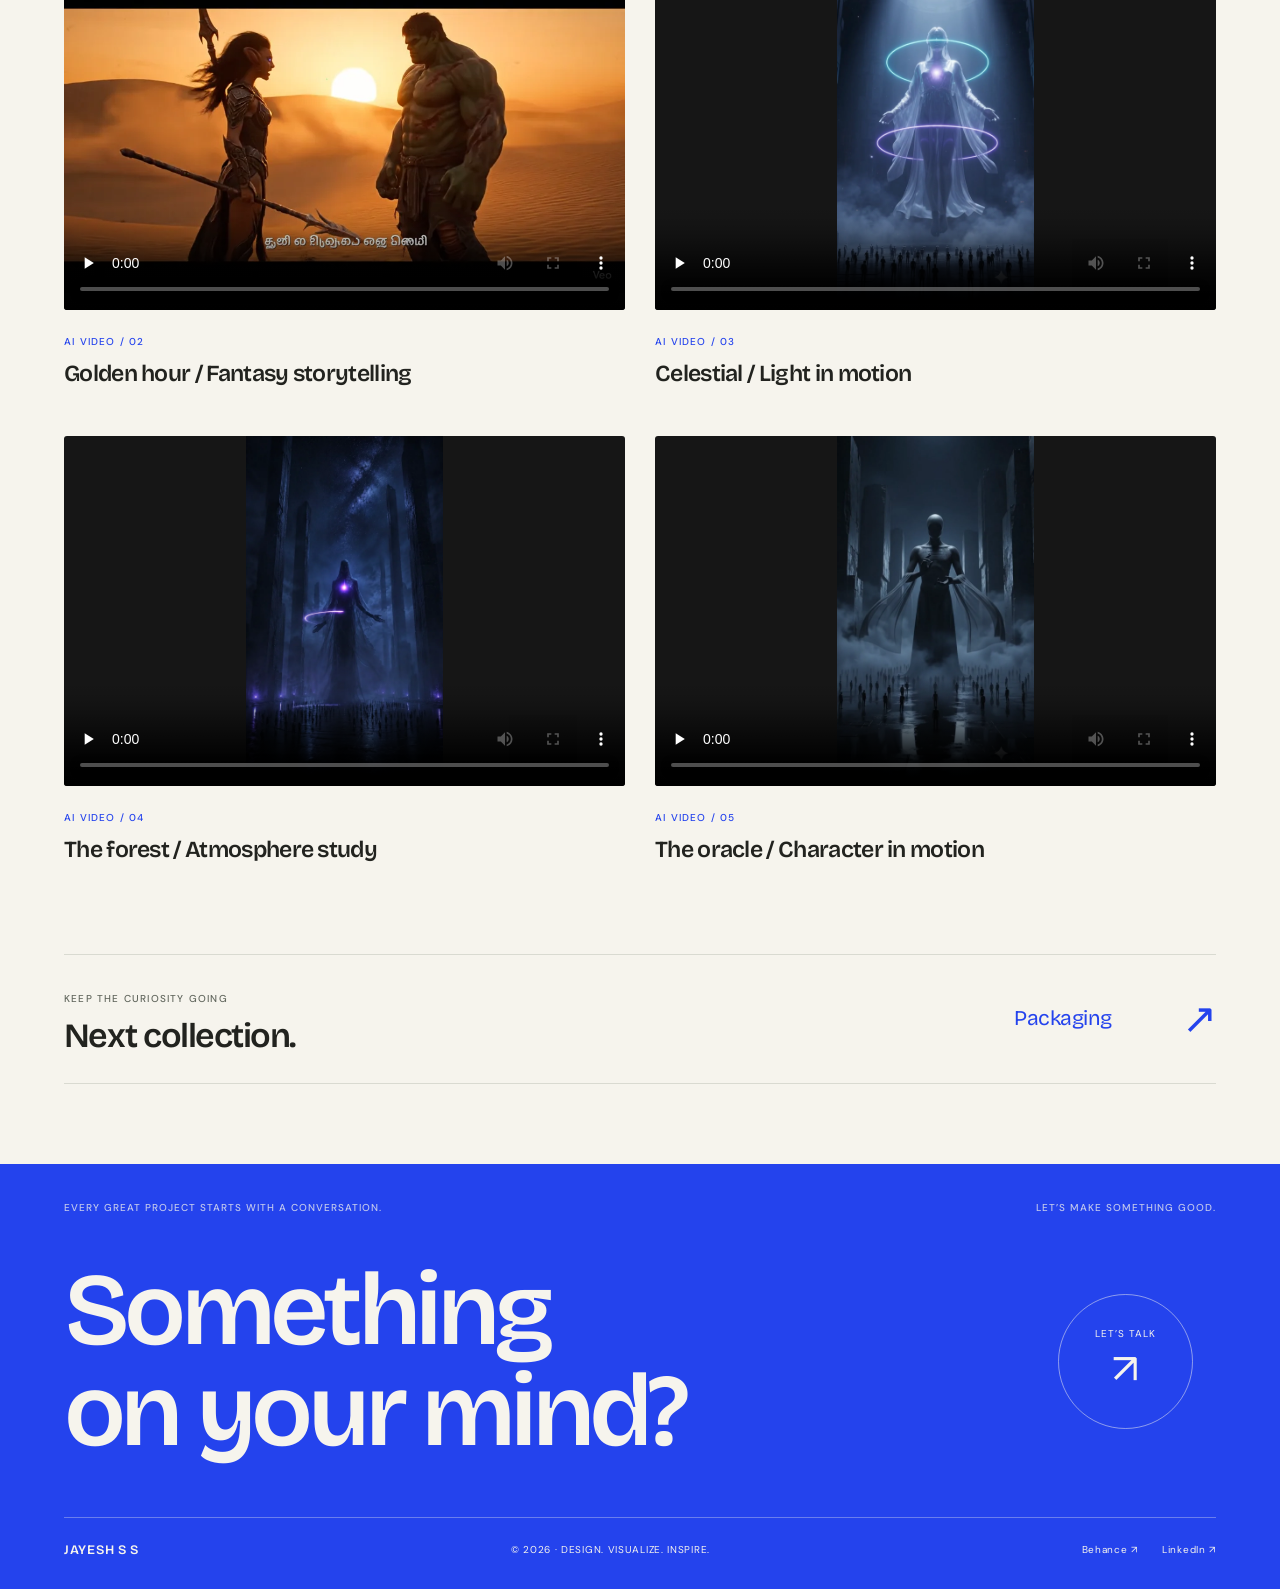
<file: project-ai-videos.html>
<!DOCTYPE html><html lang="en"><head><meta charset="UTF-8"><meta name="viewport" content="width=device-width, initial-scale=1"><meta name="theme-color" content="#f5f3ec"><meta name="description" content="Cinematic AI video experiments by Jayesh S S."><meta property="og:title" content="AI Videos — Jayesh S S"><meta property="og:description" content="Cinematic AI video experiments by Jayesh S S."><meta property="og:type" content="website"><meta property="og:image" content="https://jayeshss.github.io/03-Jayesh-Website-Upload/assets/Brand5.webp"><title>AI Videos — Jayesh S S</title><link rel="icon" href="03-Jayesh-Website-Upload/assets/studio-mark.svg" type="image/svg+xml"><link rel="stylesheet" href="03-Jayesh-Website-Upload/assets/studio-fonts.css"><link rel="stylesheet" href="styles.css?v=collections6"><script src="app.js?v=collections6" defer></script></head><body class="project-page ai-videos-page"><a class="skip-link" href="#main">Skip to content</a><header class="site-header"><a class="brand" href="index.html" aria-label="Jayesh S S home"><img src="03-Jayesh-Website-Upload/assets/studio-mark.svg" alt="" width="42" height="28"><span>JAYESH S S<small>A CREATIVE PRACTICE</small></span></a><nav class="desktop-nav" aria-label="Main navigation"><a href="index.html#work">The work <sup>06</sup></a><a href="studio.html">The studio</a><a class="nav-cv" href="03-Jayesh-Website-Upload/assets/Jayesh-CV-ATS.pdf" download="Jayesh-CV-ATS.pdf">Download CV <span aria-hidden="true">↓</span></a></nav><a class="header-contact" href="contact.html">Say hello <span aria-hidden="true">↗</span></a><button class="menu-toggle" aria-label="Open navigation" aria-controls="mobile-nav" aria-expanded="false"><span></span><span></span></button></header><nav id="mobile-nav" class="mobile-nav" aria-label="Mobile navigation" hidden><a href="index.html#work">The work <span>01</span></a><a href="studio.html">The studio <span>02</span></a><a href="contact.html">Say hello <span>↗</span></a><a href="03-Jayesh-Website-Upload/assets/Jayesh-CV-ATS.pdf" download="Jayesh-CV-ATS.pdf">Download CV <span aria-hidden="true">↓</span></a><a href="https://linkedin.com/in/jayesh-ss/" target="_blank" rel="noopener noreferrer">LinkedIn <span aria-hidden="true">↗</span></a></nav><main id="main"><nav class="collection-nav" aria-label="Browse portfolio categories"><a href="project-posters.html"><span>01</span>Posters</a><a href="project-branding.html"><span>02</span>Branding</a><a href="project-cgi.html"><span>03</span>3D</a><a href="project-motion.html"><span>04</span>Video</a><a href="project-ai-videos.html" aria-current="page"><span>05</span>AI Videos</a><a href="project-packaging.html"><span>06</span>Packaging</a></nav><section class="project-intro tone-butter"><div class="page-breadcrumb micro"><a href="index.html#work">ALL COLLECTIONS</a><span>/</span><span>05 — AI VIDEOS</span></div><h1>AI Videos.<br><em>Imagination, in motion.</em></h1><div class="project-description"><span class="micro">THE COLLECTION / 05</span><p>Cinematic experiments in character, light, and atmosphere. Five short visual stories in a dedicated AI video collection.</p></div><div class="project-facts"><div><span class="micro">DISCIPLINE</span><p>AI VIDEOS / VISUAL STORYTELLING</p></div><div><span class="micro">THE FOCUS</span><p>CREATIVE DIRECTION / CINEMATIC EXPLORATION</p></div></div></section><section class="motion-section"><div class="collection-note micro"><span>FIVE CINEMATIC EXPERIMENTS</span><span>PRESS PLAY. EXPLORE ANOTHER WORLD.</span></div><div class="film-grid ai-film-grid"><article class="film"><div class="film-screen"><video controls playsinline preload="none" poster="03-Jayesh-Website-Upload/assets/motion-04-poster.webp" aria-label="Play The raven / A cinematic study"><source src="02-Jayesh-Videos-Upload/assets/motion-04.mp4" type="video/mp4">Your browser cannot play this video. <a href="02-Jayesh-Videos-Upload/assets/motion-04.mp4">Open the video</a>.</video></div><div class="film-title"><span class="micro">AI VIDEO / 01</span><h3>The raven / A cinematic study</h3></div></article><article class="film"><div class="film-screen"><video controls playsinline preload="none" poster="03-Jayesh-Website-Upload/assets/motion-05-poster.webp" aria-label="Play Golden hour / Fantasy storytelling"><source src="03-Jayesh-Website-Upload/assets/motion-05.mp4" type="video/mp4">Your browser cannot play this video. <a href="03-Jayesh-Website-Upload/assets/motion-05.mp4">Open the video</a>.</video></div><div class="film-title"><span class="micro">AI VIDEO / 02</span><h3>Golden hour / Fantasy storytelling</h3></div></article><article class="film"><div class="film-screen"><video controls playsinline preload="none" poster="03-Jayesh-Website-Upload/assets/motion-06-poster.webp" aria-label="Play Celestial / Light in motion"><source src="03-Jayesh-Website-Upload/assets/motion-06.mp4" type="video/mp4">Your browser cannot play this video. <a href="03-Jayesh-Website-Upload/assets/motion-06.mp4">Open the video</a>.</video></div><div class="film-title"><span class="micro">AI VIDEO / 03</span><h3>Celestial / Light in motion</h3></div></article><article class="film"><div class="film-screen"><video controls playsinline preload="none" poster="03-Jayesh-Website-Upload/assets/motion-07-poster.webp" aria-label="Play The forest / Atmosphere study"><source src="02-Jayesh-Videos-Upload/assets/motion-07.mp4" type="video/mp4">Your browser cannot play this video. <a href="02-Jayesh-Videos-Upload/assets/motion-07.mp4">Open the video</a>.</video></div><div class="film-title"><span class="micro">AI VIDEO / 04</span><h3>The forest / Atmosphere study</h3></div></article><article class="film"><div class="film-screen"><video controls playsinline preload="none" poster="03-Jayesh-Website-Upload/assets/motion-08-poster.webp" aria-label="Play The oracle / Character in motion"><source src="03-Jayesh-Website-Upload/assets/motion-08.mp4" type="video/mp4">Your browser cannot play this video. <a href="03-Jayesh-Website-Upload/assets/motion-08.mp4">Open the video</a>.</video></div><div class="film-title"><span class="micro">AI VIDEO / 05</span><h3>The oracle / Character in motion</h3></div></article></div></section><section class="next-collection"><div><span class="micro">KEEP THE CURIOSITY GOING</span><h2>Next collection.</h2></div><a href="project-packaging.html">Packaging<span aria-hidden="true">↗</span></a></section></main><footer class="site-footer"><div class="footer-top"><span class="micro">EVERY GREAT PROJECT STARTS WITH A CONVERSATION.</span><span class="micro">LET’S MAKE SOMETHING GOOD.</span></div><a class="footer-invite" href="contact.html"><span>Something<br>on your mind?</span><span class="footer-circle">LET’S TALK <b aria-hidden="true">↗</b></span></a><div class="footer-bottom"><a href="index.html">JAYESH S S</a><span>© <span data-year>2026</span> · DESIGN. VISUALIZE. INSPIRE.</span><div><a href="https://www.behance.net/jayeshssss" target="_blank" rel="noopener noreferrer">Behance ↗</a><a href="https://linkedin.com/in/jayesh-ss/" target="_blank" rel="noopener noreferrer">LinkedIn ↗</a></div></div></footer><dialog class="image-dialog" id="image-dialog" aria-label="Enlarged project image"><button class="close-image" aria-label="Close enlarged image">×</button><img id="enlarged-image" alt=""></dialog></body></html>
</file>
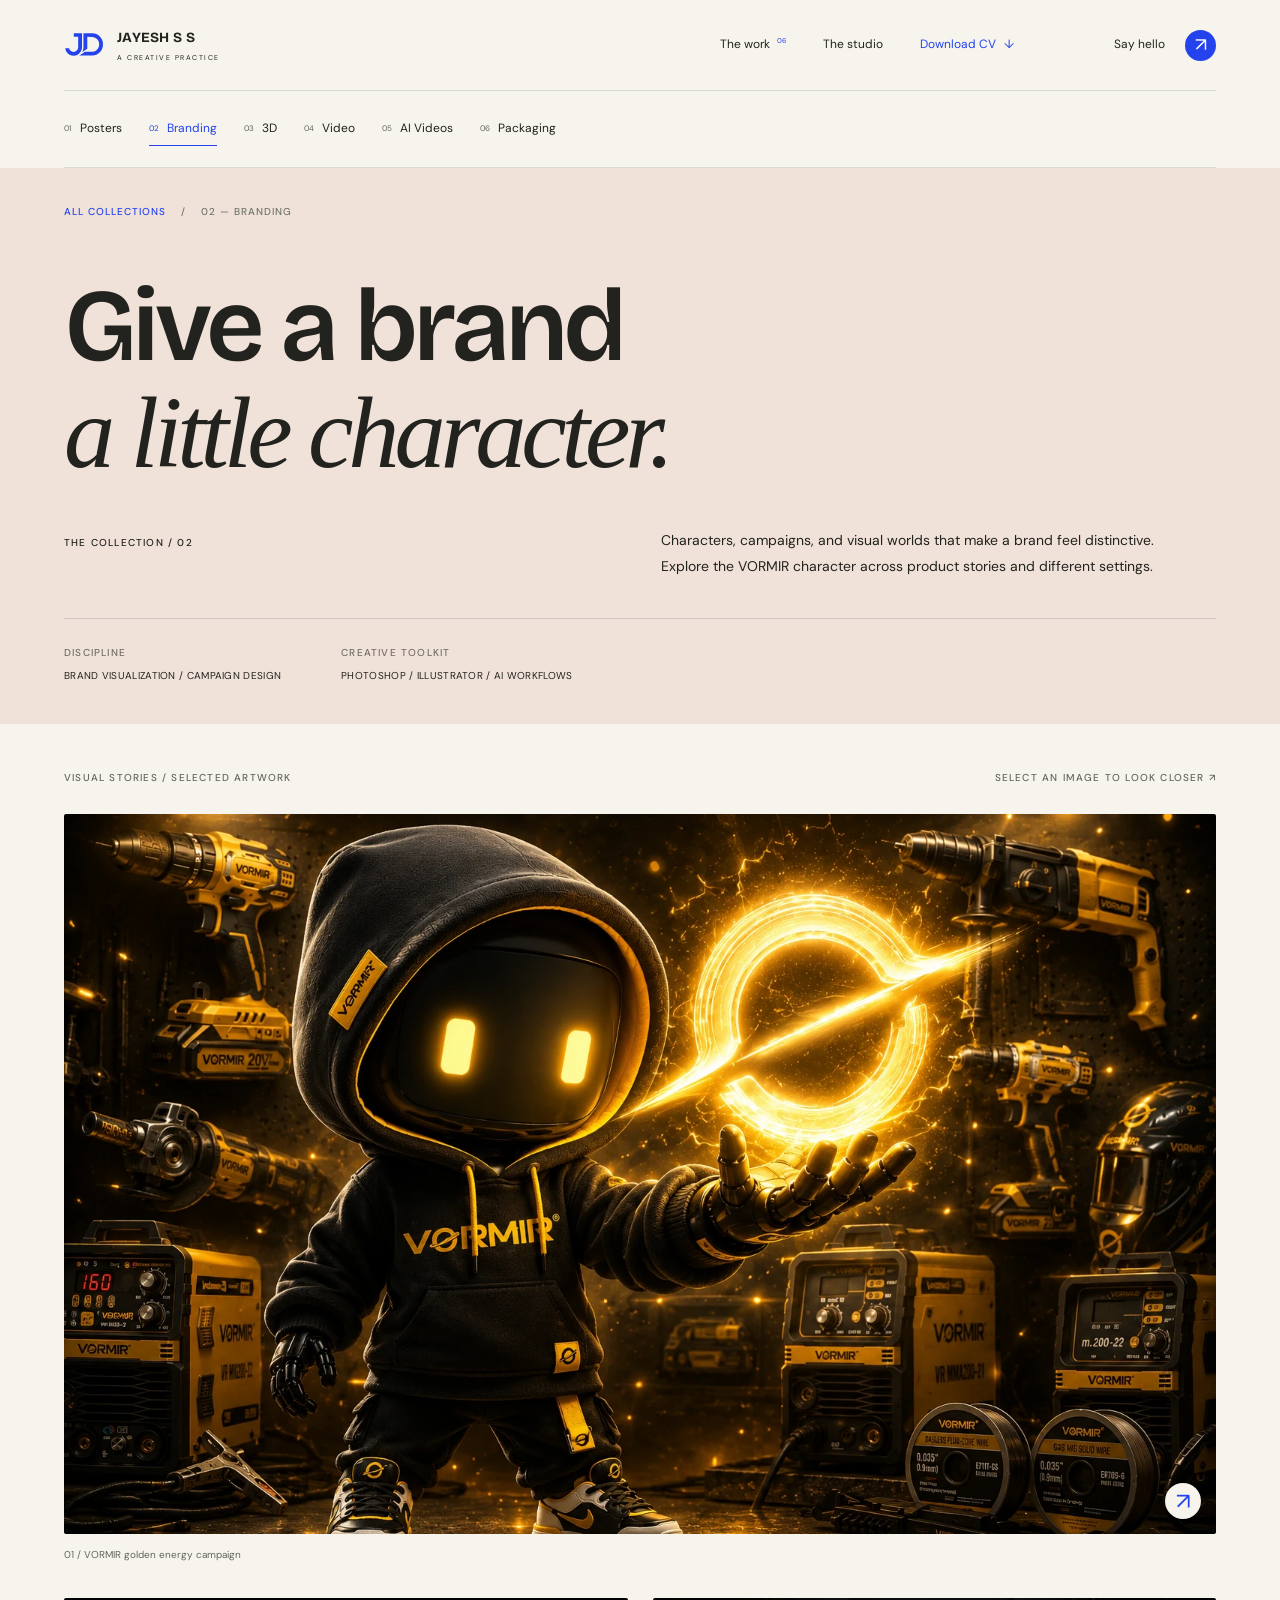
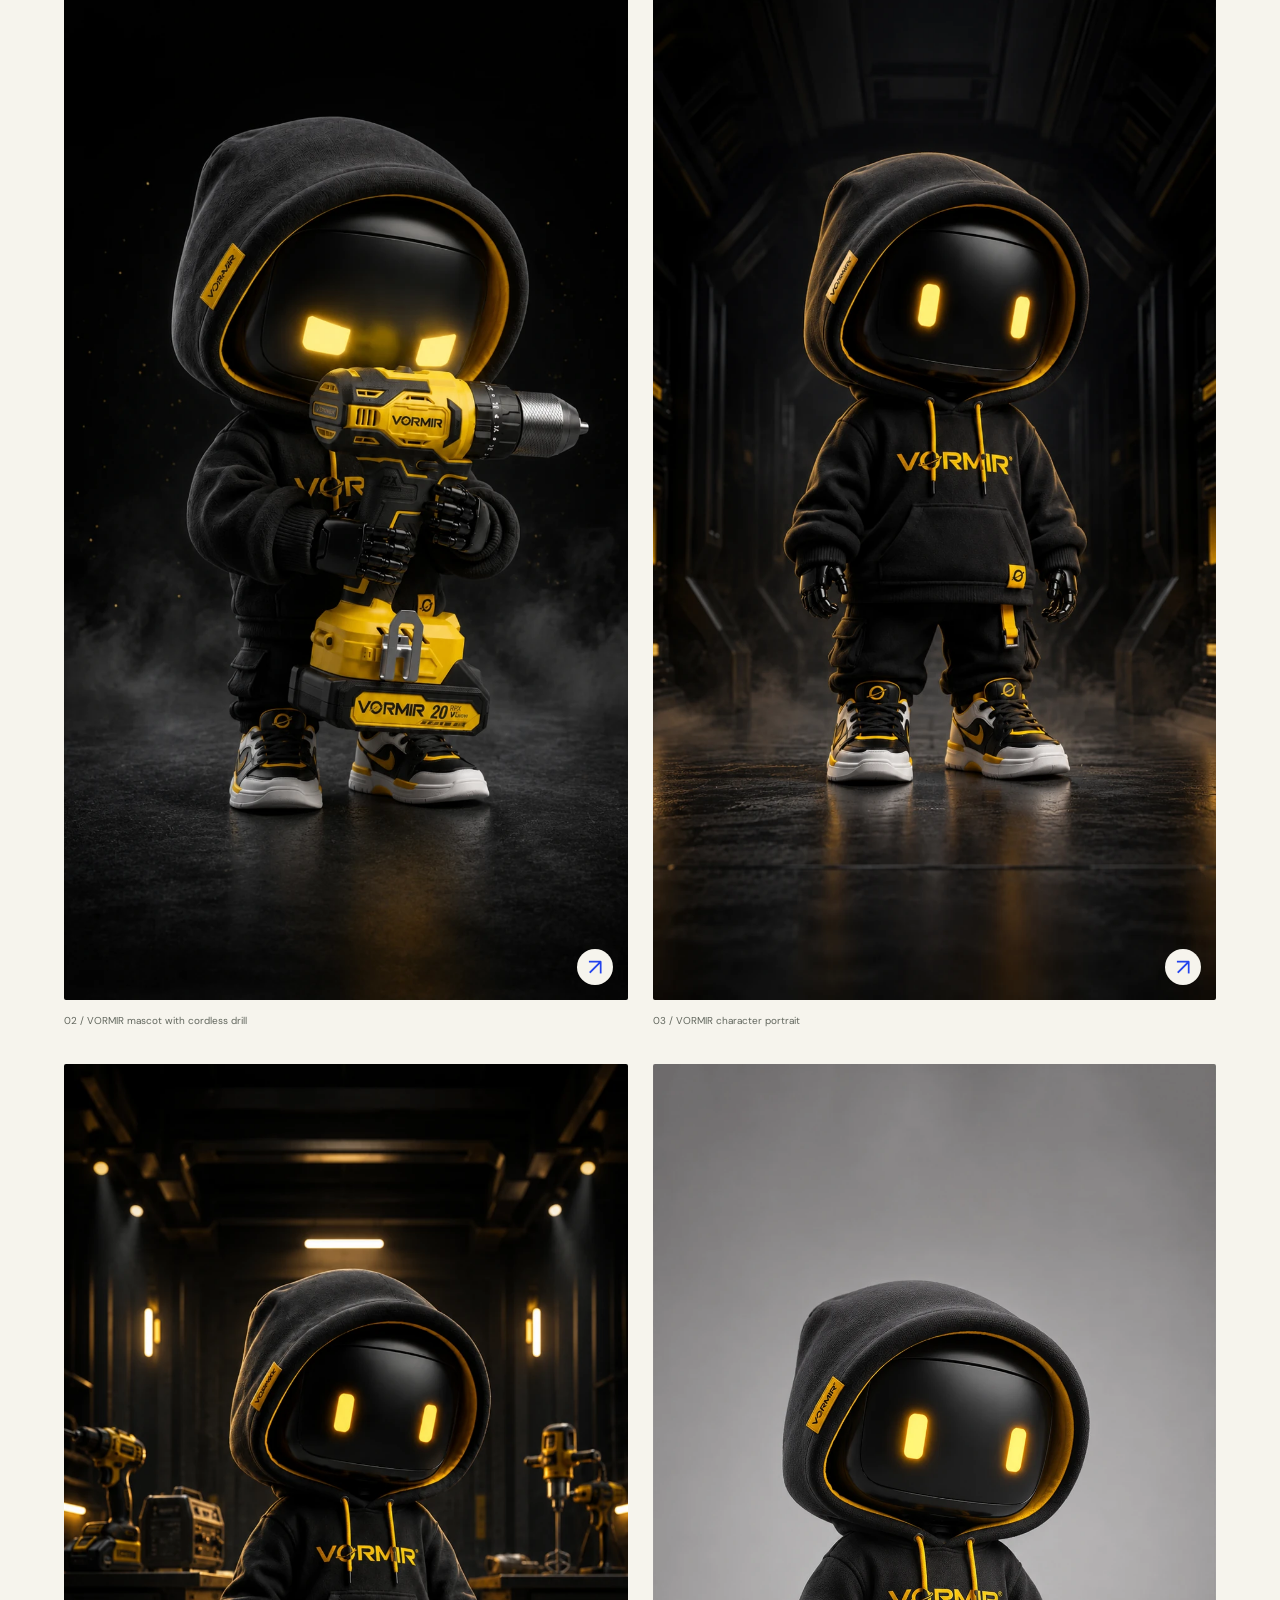
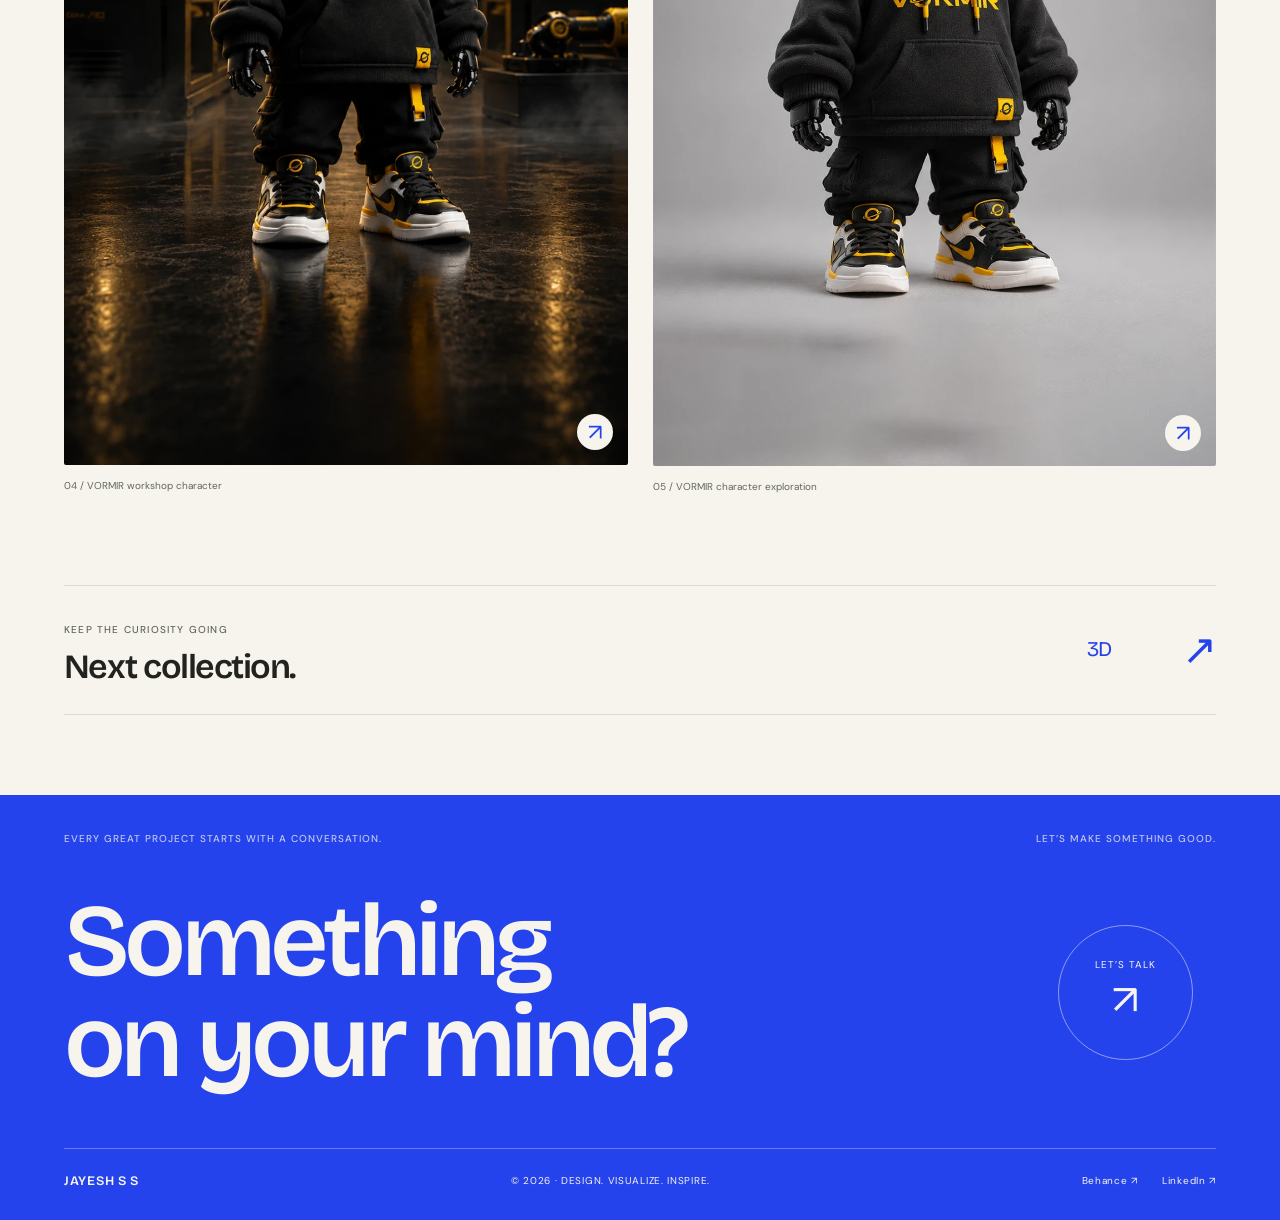
<file: project-branding.html>
<!DOCTYPE html><html lang="en"><head><meta charset="UTF-8"><meta name="viewport" content="width=device-width, initial-scale=1"><meta name="theme-color" content="#f5f3ec"><meta name="description" content="Characters, campaigns, and visual worlds that make a brand feel distinctive. Explore the VORMIR character across product stories and different settings."><meta property="og:title" content="A World Of Its Own. — Jayesh S S"><meta property="og:description" content="Characters, campaigns, and visual worlds that make a brand feel distinctive. Explore the VORMIR character across product stories and different settings."><meta property="og:type" content="website"><meta property="og:image" content="https://jayeshss.github.io/03-Jayesh-Website-Upload/assets/Brand5.webp"><title>A World Of Its Own. — Jayesh S S</title><link rel="icon" href="03-Jayesh-Website-Upload/assets/studio-mark.svg" type="image/svg+xml"><link rel="stylesheet" href="03-Jayesh-Website-Upload/assets/studio-fonts.css"><link rel="stylesheet" href="styles.css?v=collections6"><script src="app.js?v=collections6" defer></script></head><body class="project-page"><a class="skip-link" href="#main">Skip to content</a><header class="site-header"><a class="brand" href="index.html" aria-label="Jayesh S S home"><img src="03-Jayesh-Website-Upload/assets/studio-mark.svg" alt="" width="42" height="28"><span>JAYESH S S<small>A CREATIVE PRACTICE</small></span></a><nav class="desktop-nav" aria-label="Main navigation"><a href="index.html#work">The work <sup>06</sup></a><a href="studio.html">The studio</a><a class="nav-cv" href="03-Jayesh-Website-Upload/assets/Jayesh-CV-ATS.pdf" download="Jayesh-CV-ATS.pdf">Download CV <span aria-hidden="true">↓</span></a></nav><a class="header-contact" href="contact.html">Say hello <span aria-hidden="true">↗</span></a><button class="menu-toggle" aria-label="Open navigation" aria-controls="mobile-nav" aria-expanded="false"><span></span><span></span></button></header><nav id="mobile-nav" class="mobile-nav" aria-label="Mobile navigation" hidden><a href="index.html#work">The work <span>01</span></a><a href="studio.html">The studio <span>02</span></a><a href="contact.html">Say hello <span>↗</span></a><a href="03-Jayesh-Website-Upload/assets/Jayesh-CV-ATS.pdf" download="Jayesh-CV-ATS.pdf">Download CV <span aria-hidden="true">↓</span></a><a href="https://linkedin.com/in/jayesh-ss/" target="_blank" rel="noopener noreferrer">LinkedIn <span aria-hidden="true">↗</span></a></nav><main id="main"><nav class="collection-nav" aria-label="Browse portfolio categories"><a href="project-posters.html"><span>01</span>Posters</a><a href="project-branding.html" aria-current="page"><span>02</span>Branding</a><a href="project-cgi.html"><span>03</span>3D</a><a href="project-motion.html"><span>04</span>Video</a><a href="project-ai-videos.html"><span>05</span>AI Videos</a><a href="project-packaging.html"><span>06</span>Packaging</a></nav><section class="project-intro tone-peach"><div class="page-breadcrumb micro"><a href="index.html#work">ALL COLLECTIONS</a><span>/</span><span>02 — BRANDING</span></div><h1>Give a brand<br><em>a little character.</em></h1><div class="project-description"><span class="micro">THE COLLECTION / 02</span><p>Characters, campaigns, and visual worlds that make a brand feel distinctive. Explore the VORMIR character across product stories and different settings.</p></div><div class="project-facts"><div><span class="micro">DISCIPLINE</span><p>BRAND VISUALIZATION / CAMPAIGN DESIGN</p></div><div><span class="micro">CREATIVE TOOLKIT</span><p>PHOTOSHOP / ILLUSTRATOR / AI WORKFLOWS</p></div></div></section><section class="brand-collection"><div class="collection-note micro"><span>VISUAL STORIES / SELECTED ARTWORK</span><span>SELECT AN IMAGE TO LOOK CLOSER ↗</span></div><div class="brand-grid branding-gallery"><figure><button class="zoom-image" data-zoom="03-Jayesh-Website-Upload/assets/Brand1.webp" data-alt="VORMIR golden energy campaign" aria-label="Enlarge VORMIR golden energy campaign"><img src="03-Jayesh-Website-Upload/assets/Brand1.webp" alt="VORMIR golden energy campaign" loading="lazy"><span aria-hidden="true">↗</span></button><figcaption><span>01 / VORMIR golden energy campaign</span></figcaption></figure><figure><button class="zoom-image" data-zoom="03-Jayesh-Website-Upload/assets/Brand2.webp" data-alt="VORMIR mascot with cordless drill" aria-label="Enlarge VORMIR mascot with cordless drill"><img src="03-Jayesh-Website-Upload/assets/Brand2.webp" alt="VORMIR mascot with cordless drill" loading="lazy"><span aria-hidden="true">↗</span></button><figcaption><span>02 / VORMIR mascot with cordless drill</span></figcaption></figure><figure><button class="zoom-image" data-zoom="03-Jayesh-Website-Upload/assets/Brand3.webp" data-alt="VORMIR character portrait" aria-label="Enlarge VORMIR character portrait"><img src="03-Jayesh-Website-Upload/assets/Brand3.webp" alt="VORMIR character portrait" loading="lazy"><span aria-hidden="true">↗</span></button><figcaption><span>03 / VORMIR character portrait</span></figcaption></figure><figure><button class="zoom-image" data-zoom="03-Jayesh-Website-Upload/assets/Brand4.webp" data-alt="VORMIR workshop character" aria-label="Enlarge VORMIR workshop character"><img src="03-Jayesh-Website-Upload/assets/Brand4.webp" alt="VORMIR workshop character" loading="lazy"><span aria-hidden="true">↗</span></button><figcaption><span>04 / VORMIR workshop character</span></figcaption></figure><figure><button class="zoom-image" data-zoom="03-Jayesh-Website-Upload/assets/Brand5.webp" data-alt="VORMIR character exploration" aria-label="Enlarge VORMIR character exploration"><img src="03-Jayesh-Website-Upload/assets/Brand5.webp" alt="VORMIR character exploration" loading="lazy"><span aria-hidden="true">↗</span></button><figcaption><span>05 / VORMIR character exploration</span></figcaption></figure></div></section><section class="next-collection"><div><span class="micro">KEEP THE CURIOSITY GOING</span><h2>Next collection.</h2></div><a href="project-cgi.html">3D<span aria-hidden="true">↗</span></a></section></main><footer class="site-footer"><div class="footer-top"><span class="micro">EVERY GREAT PROJECT STARTS WITH A CONVERSATION.</span><span class="micro">LET’S MAKE SOMETHING GOOD.</span></div><a class="footer-invite" href="contact.html"><span>Something<br>on your mind?</span><span class="footer-circle">LET’S TALK <b aria-hidden="true">↗</b></span></a><div class="footer-bottom"><a href="index.html">JAYESH S S</a><span>© <span data-year>2026</span> · DESIGN. VISUALIZE. INSPIRE.</span><div><a href="https://www.behance.net/jayeshssss" target="_blank" rel="noopener noreferrer">Behance ↗</a><a href="https://linkedin.com/in/jayesh-ss/" target="_blank" rel="noopener noreferrer">LinkedIn ↗</a></div></div></footer><dialog class="image-dialog" id="image-dialog" aria-label="Enlarged project image"><button class="close-image" aria-label="Close enlarged image">×</button><img id="enlarged-image" alt=""></dialog></body></html>
</file>
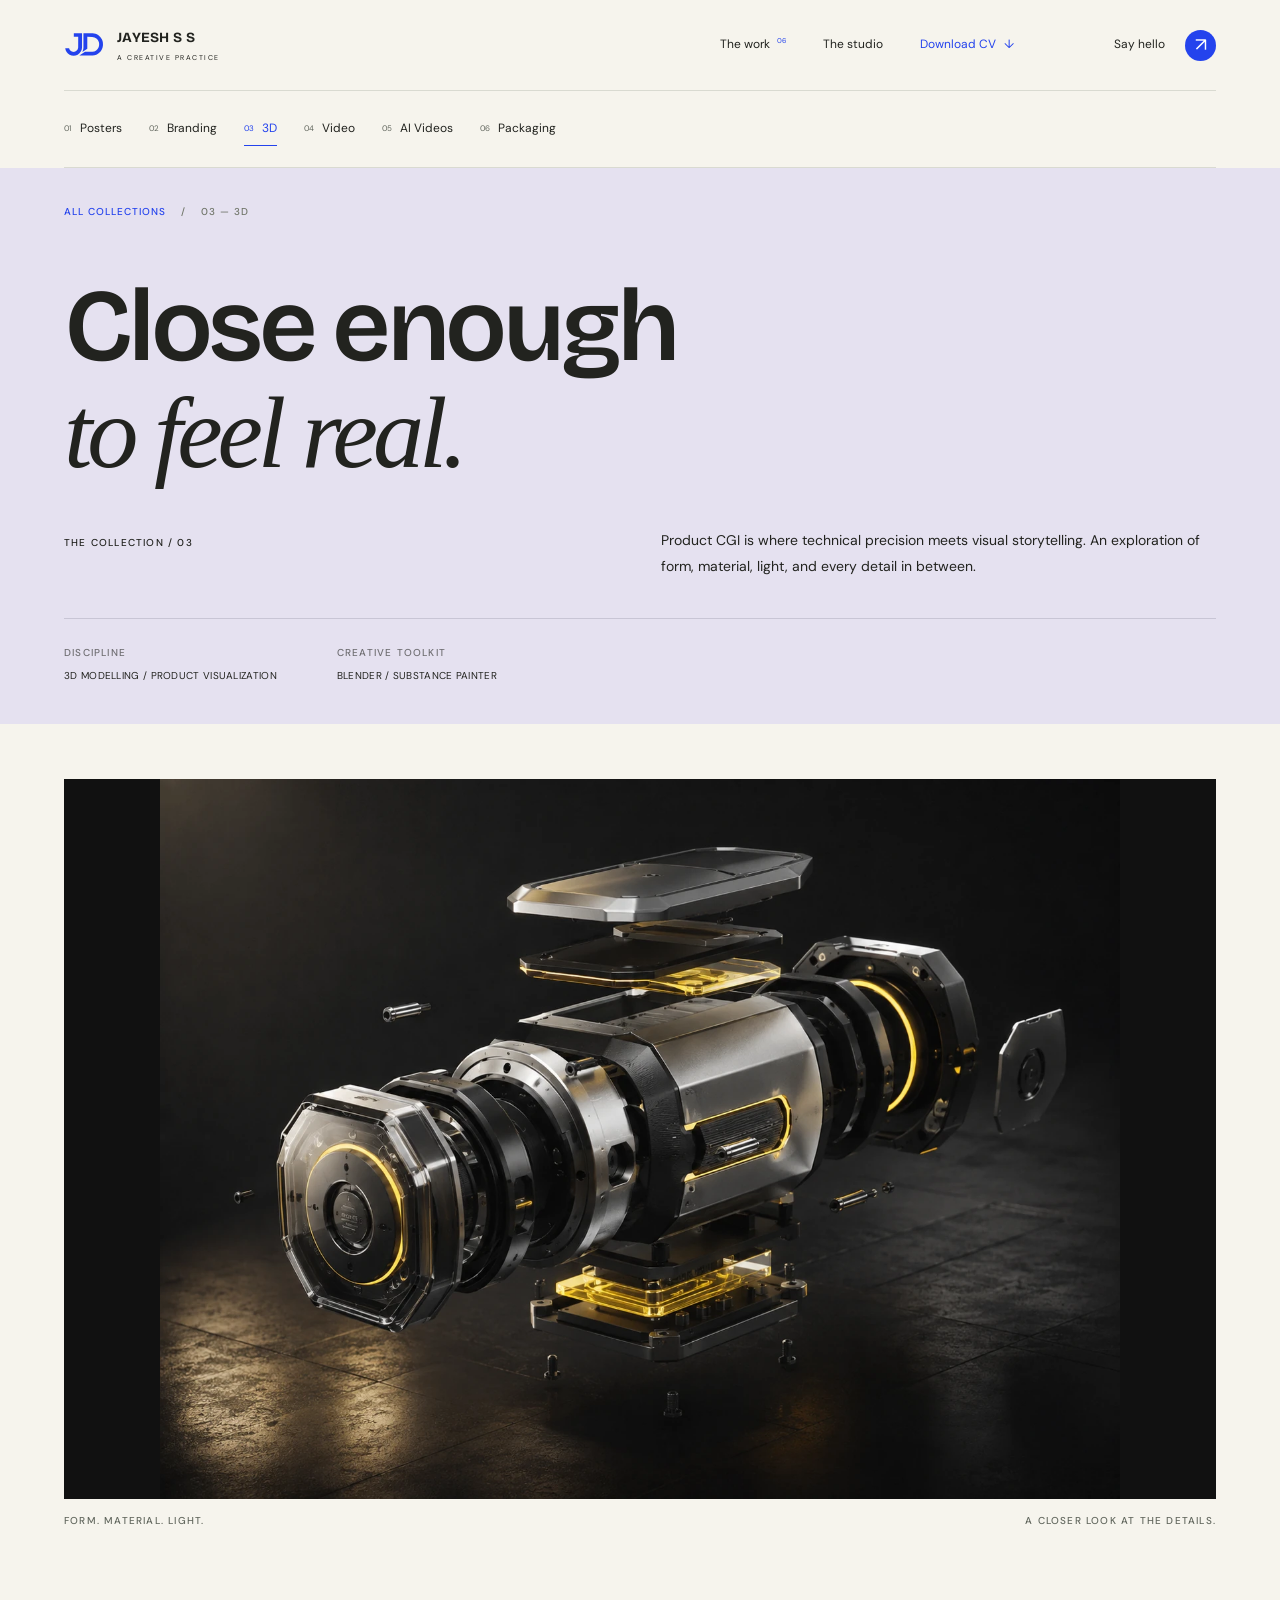
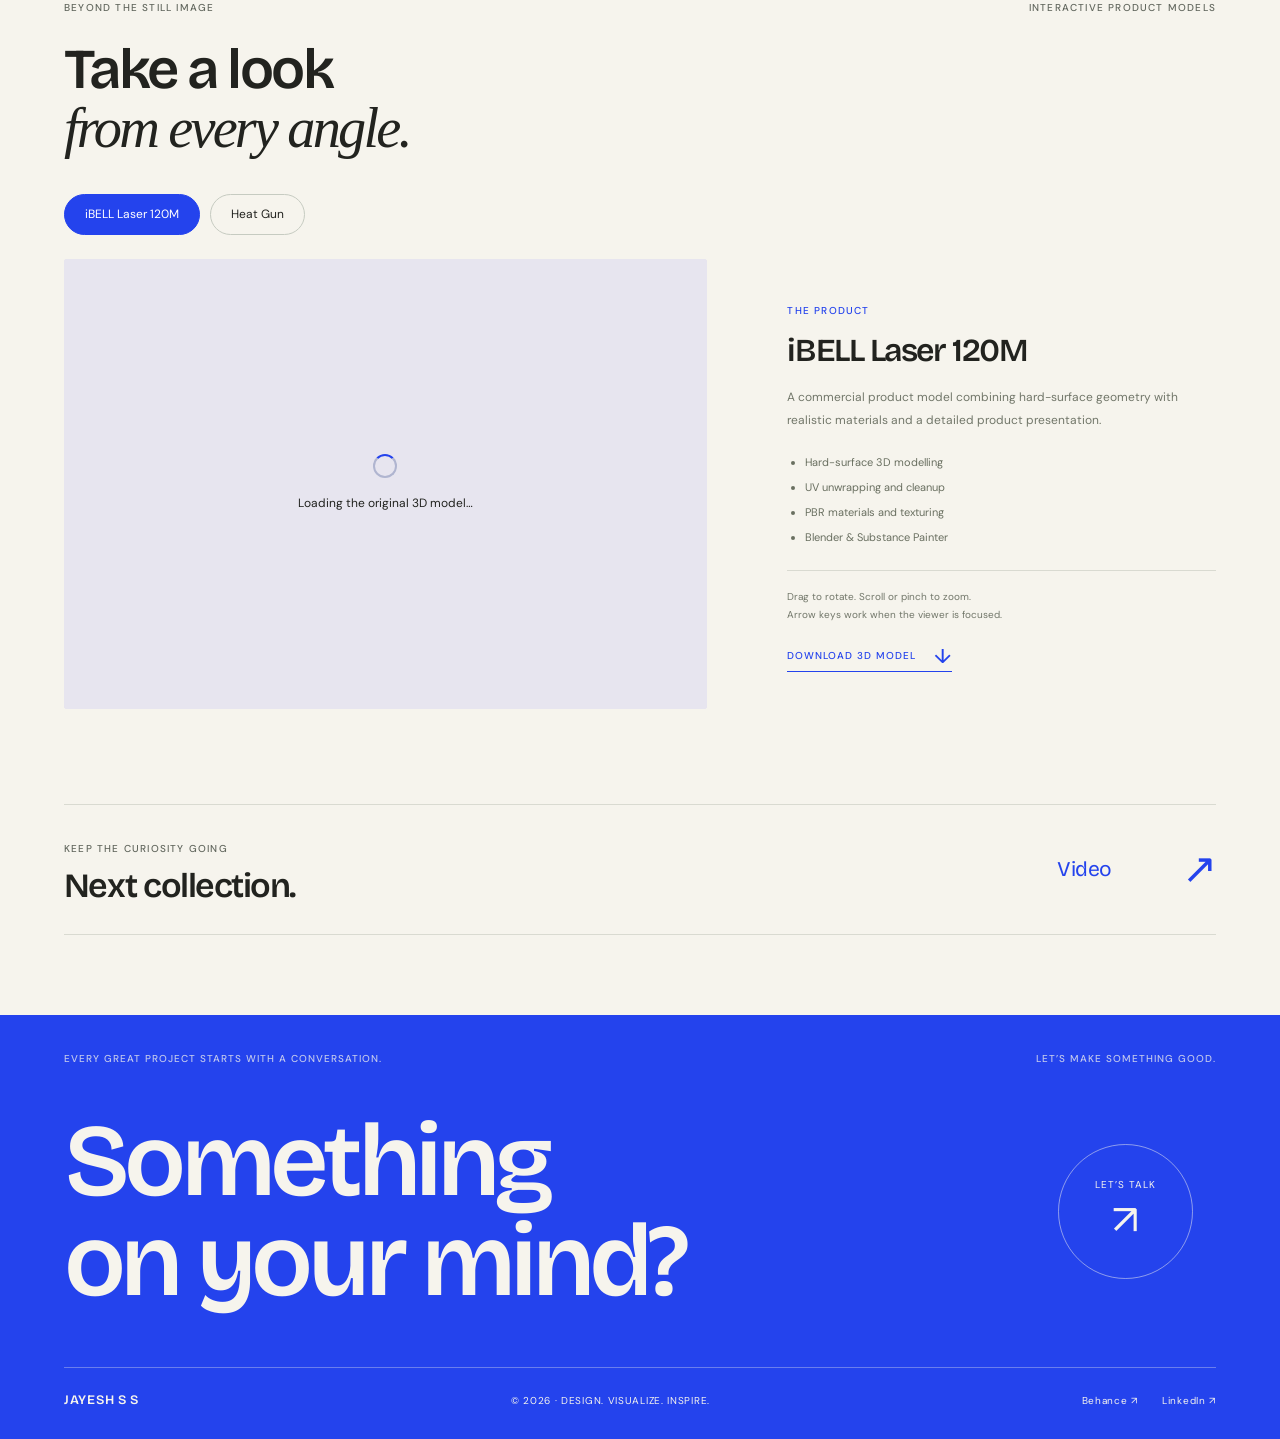
<file: project-cgi.html>
<!DOCTYPE html><html lang="en"><head><meta charset="UTF-8"><meta name="viewport" content="width=device-width, initial-scale=1"><meta name="theme-color" content="#f5f3ec"><meta name="description" content="Product CGI is where technical precision meets visual storytelling. An exploration of form, material, light, and every detail in between."><meta property="og:title" content="Objects, In Detail. — Jayesh S S"><meta property="og:description" content="Product CGI is where technical precision meets visual storytelling. An exploration of form, material, light, and every detail in between."><meta property="og:type" content="website"><meta property="og:image" content="https://jayeshss.github.io/03-Jayesh-Website-Upload/assets/Brand5.webp"><title>Objects, In Detail. — Jayesh S S</title><link rel="icon" href="03-Jayesh-Website-Upload/assets/studio-mark.svg" type="image/svg+xml"><link rel="stylesheet" href="03-Jayesh-Website-Upload/assets/studio-fonts.css"><link rel="stylesheet" href="styles.css?v=collections6"><script src="app.js?v=collections6" defer></script></head><body class="project-page"><a class="skip-link" href="#main">Skip to content</a><header class="site-header"><a class="brand" href="index.html" aria-label="Jayesh S S home"><img src="03-Jayesh-Website-Upload/assets/studio-mark.svg" alt="" width="42" height="28"><span>JAYESH S S<small>A CREATIVE PRACTICE</small></span></a><nav class="desktop-nav" aria-label="Main navigation"><a href="index.html#work">The work <sup>06</sup></a><a href="studio.html">The studio</a><a class="nav-cv" href="03-Jayesh-Website-Upload/assets/Jayesh-CV-ATS.pdf" download="Jayesh-CV-ATS.pdf">Download CV <span aria-hidden="true">↓</span></a></nav><a class="header-contact" href="contact.html">Say hello <span aria-hidden="true">↗</span></a><button class="menu-toggle" aria-label="Open navigation" aria-controls="mobile-nav" aria-expanded="false"><span></span><span></span></button></header><nav id="mobile-nav" class="mobile-nav" aria-label="Mobile navigation" hidden><a href="index.html#work">The work <span>01</span></a><a href="studio.html">The studio <span>02</span></a><a href="contact.html">Say hello <span>↗</span></a><a href="03-Jayesh-Website-Upload/assets/Jayesh-CV-ATS.pdf" download="Jayesh-CV-ATS.pdf">Download CV <span aria-hidden="true">↓</span></a><a href="https://linkedin.com/in/jayesh-ss/" target="_blank" rel="noopener noreferrer">LinkedIn <span aria-hidden="true">↗</span></a></nav><main id="main"><nav class="collection-nav" aria-label="Browse portfolio categories"><a href="project-posters.html"><span>01</span>Posters</a><a href="project-branding.html"><span>02</span>Branding</a><a href="project-cgi.html" aria-current="page"><span>03</span>3D</a><a href="project-motion.html"><span>04</span>Video</a><a href="project-ai-videos.html"><span>05</span>AI Videos</a><a href="project-packaging.html"><span>06</span>Packaging</a></nav><section class="project-intro tone-lilac"><div class="page-breadcrumb micro"><a href="index.html#work">ALL COLLECTIONS</a><span>/</span><span>03 — 3D</span></div><h1>Close enough<br><em>to feel real.</em></h1><div class="project-description"><span class="micro">THE COLLECTION / 03</span><p>Product CGI is where technical precision meets visual storytelling. An exploration of form, material, light, and every detail in between.</p></div><div class="project-facts"><div><span class="micro">DISCIPLINE</span><p>3D MODELLING / PRODUCT VISUALIZATION</p></div><div><span class="micro">CREATIVE TOOLKIT</span><p>BLENDER / SUBSTANCE PAINTER</p></div></div></section><section class="project-feature"><img src="03-Jayesh-Website-Upload/assets/3d-product-visualization.webp" alt="Exploded product CGI showcasing layered mechanical components" width="1448" height="1086"><div class="image-caption micro"><span>FORM. MATERIAL. LIGHT.</span><span>A CLOSER LOOK AT THE DETAILS.</span></div></section><section class="model-section"><div class="section-kicker"><span class="micro">BEYOND THE STILL IMAGE</span><span class="micro">INTERACTIVE PRODUCT MODELS</span></div><h2>Take a look<br><em>from every angle.</em></h2><div class="model-tabs" role="group" aria-label="Choose a 3D model"><button class="model-tab active" data-model="laser" aria-pressed="true">iBELL Laser 120M</button><button class="model-tab" data-model="heat" aria-pressed="false">Heat Gun</button></div><div class="model-layout"><div class="model-stage"><model-viewer camera-controls touch-action="pan-y" shadow-intensity="1" exposure="1" interaction-prompt="none" aria-label="Interactive product model"></model-viewer><div class="model-loading" id="model-loading" role="status"></div></div><div class="model-info"><span class="micro">THE PRODUCT</span><h3 id="model-title"></h3><p id="model-description"></p><ul id="model-details"></ul><p class="model-hint">Drag to rotate. Scroll or pinch to zoom.<br>Arrow keys work when the viewer is focused.</p><a id="model-download" class="inline-link" download>DOWNLOAD 3D MODEL <span aria-hidden="true">↓</span></a></div></div></section><section class="next-collection"><div><span class="micro">KEEP THE CURIOSITY GOING</span><h2>Next collection.</h2></div><a href="project-motion.html">Video<span aria-hidden="true">↗</span></a></section></main><footer class="site-footer"><div class="footer-top"><span class="micro">EVERY GREAT PROJECT STARTS WITH A CONVERSATION.</span><span class="micro">LET’S MAKE SOMETHING GOOD.</span></div><a class="footer-invite" href="contact.html"><span>Something<br>on your mind?</span><span class="footer-circle">LET’S TALK <b aria-hidden="true">↗</b></span></a><div class="footer-bottom"><a href="index.html">JAYESH S S</a><span>© <span data-year>2026</span> · DESIGN. VISUALIZE. INSPIRE.</span><div><a href="https://www.behance.net/jayeshssss" target="_blank" rel="noopener noreferrer">Behance ↗</a><a href="https://linkedin.com/in/jayesh-ss/" target="_blank" rel="noopener noreferrer">LinkedIn ↗</a></div></div></footer><dialog class="image-dialog" id="image-dialog" aria-label="Enlarged project image"><button class="close-image" aria-label="Close enlarged image">×</button><img id="enlarged-image" alt=""></dialog></body></html>
</file>
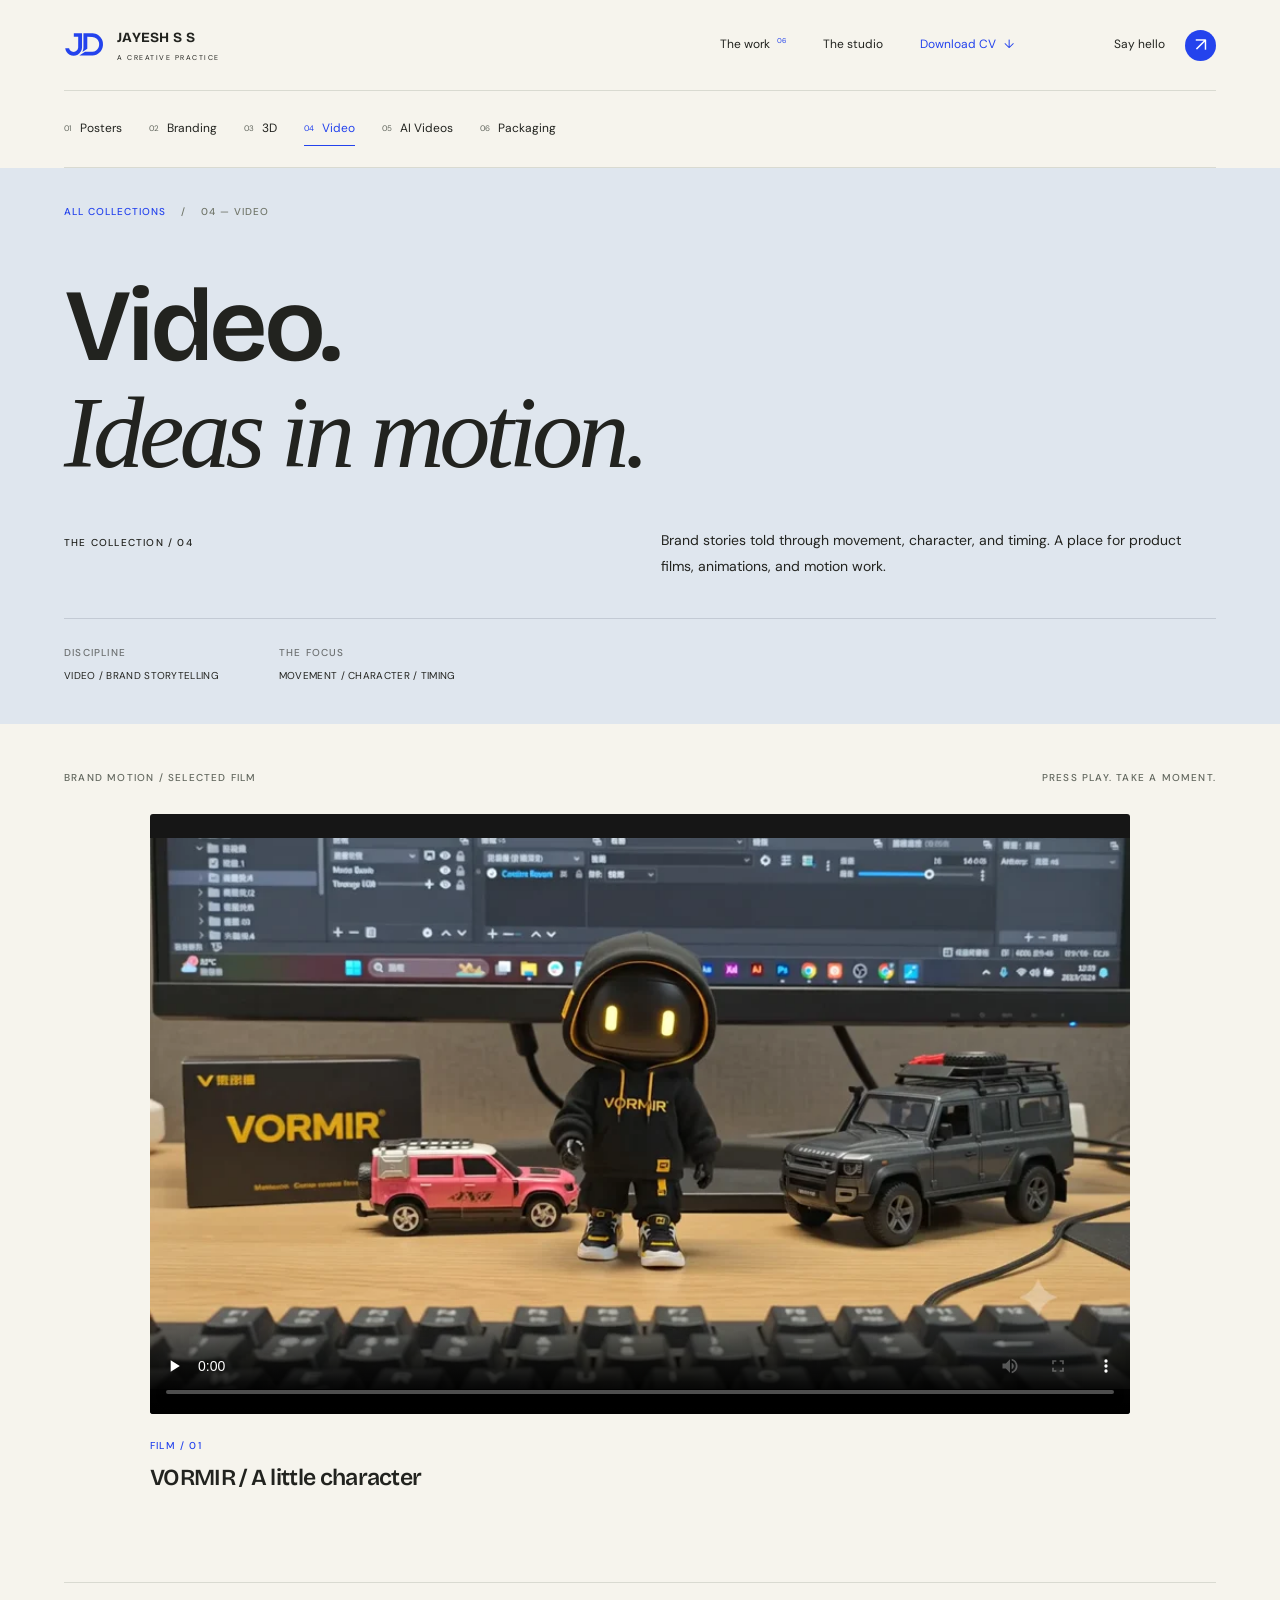
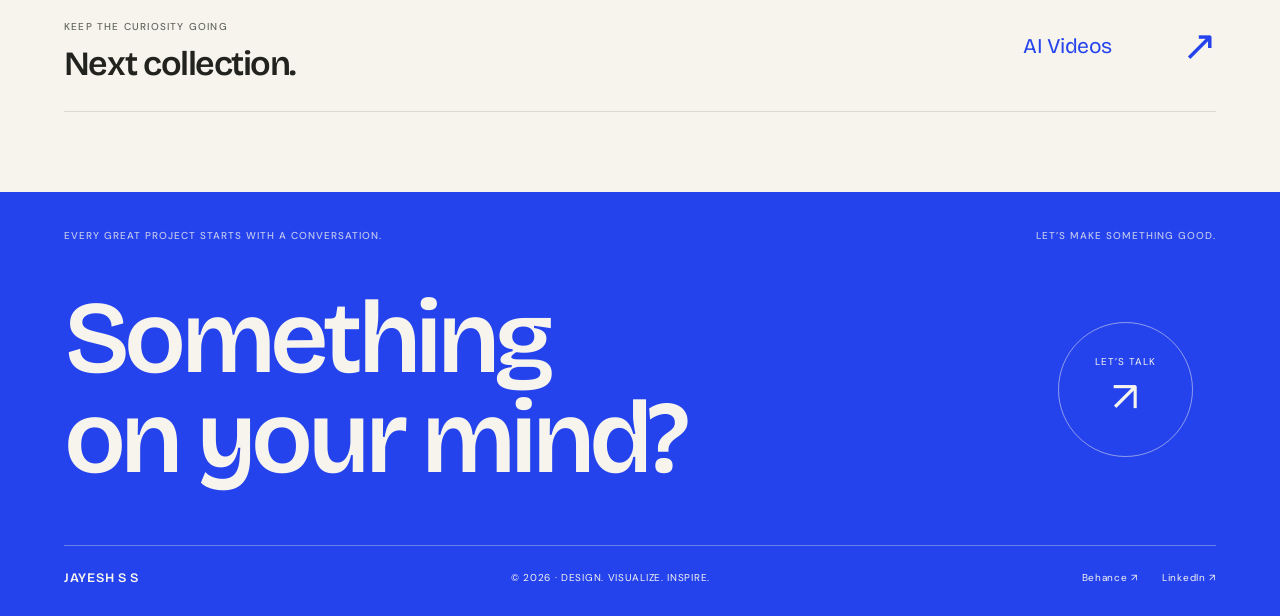
<file: project-motion.html>
<!DOCTYPE html><html lang="en"><head><meta charset="UTF-8"><meta name="viewport" content="width=device-width, initial-scale=1"><meta name="theme-color" content="#f5f3ec"><meta name="description" content="Brand video and motion work by Jayesh S S."><meta property="og:title" content="Video — Jayesh S S"><meta property="og:description" content="Brand video and motion work by Jayesh S S."><meta property="og:type" content="website"><meta property="og:image" content="https://jayeshss.github.io/03-Jayesh-Website-Upload/assets/Brand5.webp"><title>Video — Jayesh S S</title><link rel="icon" href="03-Jayesh-Website-Upload/assets/studio-mark.svg" type="image/svg+xml"><link rel="stylesheet" href="03-Jayesh-Website-Upload/assets/studio-fonts.css"><link rel="stylesheet" href="styles.css?v=collections6"><script src="app.js?v=collections6" defer></script></head><body class="project-page video-page"><a class="skip-link" href="#main">Skip to content</a><header class="site-header"><a class="brand" href="index.html" aria-label="Jayesh S S home"><img src="03-Jayesh-Website-Upload/assets/studio-mark.svg" alt="" width="42" height="28"><span>JAYESH S S<small>A CREATIVE PRACTICE</small></span></a><nav class="desktop-nav" aria-label="Main navigation"><a href="index.html#work">The work <sup>06</sup></a><a href="studio.html">The studio</a><a class="nav-cv" href="03-Jayesh-Website-Upload/assets/Jayesh-CV-ATS.pdf" download="Jayesh-CV-ATS.pdf">Download CV <span aria-hidden="true">↓</span></a></nav><a class="header-contact" href="contact.html">Say hello <span aria-hidden="true">↗</span></a><button class="menu-toggle" aria-label="Open navigation" aria-controls="mobile-nav" aria-expanded="false"><span></span><span></span></button></header><nav id="mobile-nav" class="mobile-nav" aria-label="Mobile navigation" hidden><a href="index.html#work">The work <span>01</span></a><a href="studio.html">The studio <span>02</span></a><a href="contact.html">Say hello <span>↗</span></a><a href="03-Jayesh-Website-Upload/assets/Jayesh-CV-ATS.pdf" download="Jayesh-CV-ATS.pdf">Download CV <span aria-hidden="true">↓</span></a><a href="https://linkedin.com/in/jayesh-ss/" target="_blank" rel="noopener noreferrer">LinkedIn <span aria-hidden="true">↗</span></a></nav><main id="main"><nav class="collection-nav" aria-label="Browse portfolio categories"><a href="project-posters.html"><span>01</span>Posters</a><a href="project-branding.html"><span>02</span>Branding</a><a href="project-cgi.html"><span>03</span>3D</a><a href="project-motion.html" aria-current="page"><span>04</span>Video</a><a href="project-ai-videos.html"><span>05</span>AI Videos</a><a href="project-packaging.html"><span>06</span>Packaging</a></nav><section class="project-intro tone-blue"><div class="page-breadcrumb micro"><a href="index.html#work">ALL COLLECTIONS</a><span>/</span><span>04 — VIDEO</span></div><h1>Video.<br><em>Ideas in motion.</em></h1><div class="project-description"><span class="micro">THE COLLECTION / 04</span><p>Brand stories told through movement, character, and timing. A place for product films, animations, and motion work.</p></div><div class="project-facts"><div><span class="micro">DISCIPLINE</span><p>VIDEO / BRAND STORYTELLING</p></div><div><span class="micro">THE FOCUS</span><p>MOVEMENT / CHARACTER / TIMING</p></div></div></section><section class="motion-section"><div class="collection-note micro"><span>BRAND MOTION / SELECTED FILM</span><span>PRESS PLAY. TAKE A MOMENT.</span></div><div class="film-grid single-film"><article class="film"><div class="film-screen"><video controls playsinline preload="none" poster="03-Jayesh-Website-Upload/assets/motion-03-poster.webp" aria-label="Play VORMIR / A little character"><source src="03-Jayesh-Website-Upload/assets/motion-03.mp4" type="video/mp4">Your browser cannot play this video. <a href="03-Jayesh-Website-Upload/assets/motion-03.mp4">Open the video</a>.</video></div><div class="film-title"><span class="micro">FILM / 01</span><h3>VORMIR / A little character</h3></div></article></div></section><section class="next-collection"><div><span class="micro">KEEP THE CURIOSITY GOING</span><h2>Next collection.</h2></div><a href="project-ai-videos.html">AI Videos<span aria-hidden="true">↗</span></a></section></main><footer class="site-footer"><div class="footer-top"><span class="micro">EVERY GREAT PROJECT STARTS WITH A CONVERSATION.</span><span class="micro">LET’S MAKE SOMETHING GOOD.</span></div><a class="footer-invite" href="contact.html"><span>Something<br>on your mind?</span><span class="footer-circle">LET’S TALK <b aria-hidden="true">↗</b></span></a><div class="footer-bottom"><a href="index.html">JAYESH S S</a><span>© <span data-year>2026</span> · DESIGN. VISUALIZE. INSPIRE.</span><div><a href="https://www.behance.net/jayeshssss" target="_blank" rel="noopener noreferrer">Behance ↗</a><a href="https://linkedin.com/in/jayesh-ss/" target="_blank" rel="noopener noreferrer">LinkedIn ↗</a></div></div></footer><dialog class="image-dialog" id="image-dialog" aria-label="Enlarged project image"><button class="close-image" aria-label="Close enlarged image">×</button><img id="enlarged-image" alt=""></dialog></body></html>
</file>
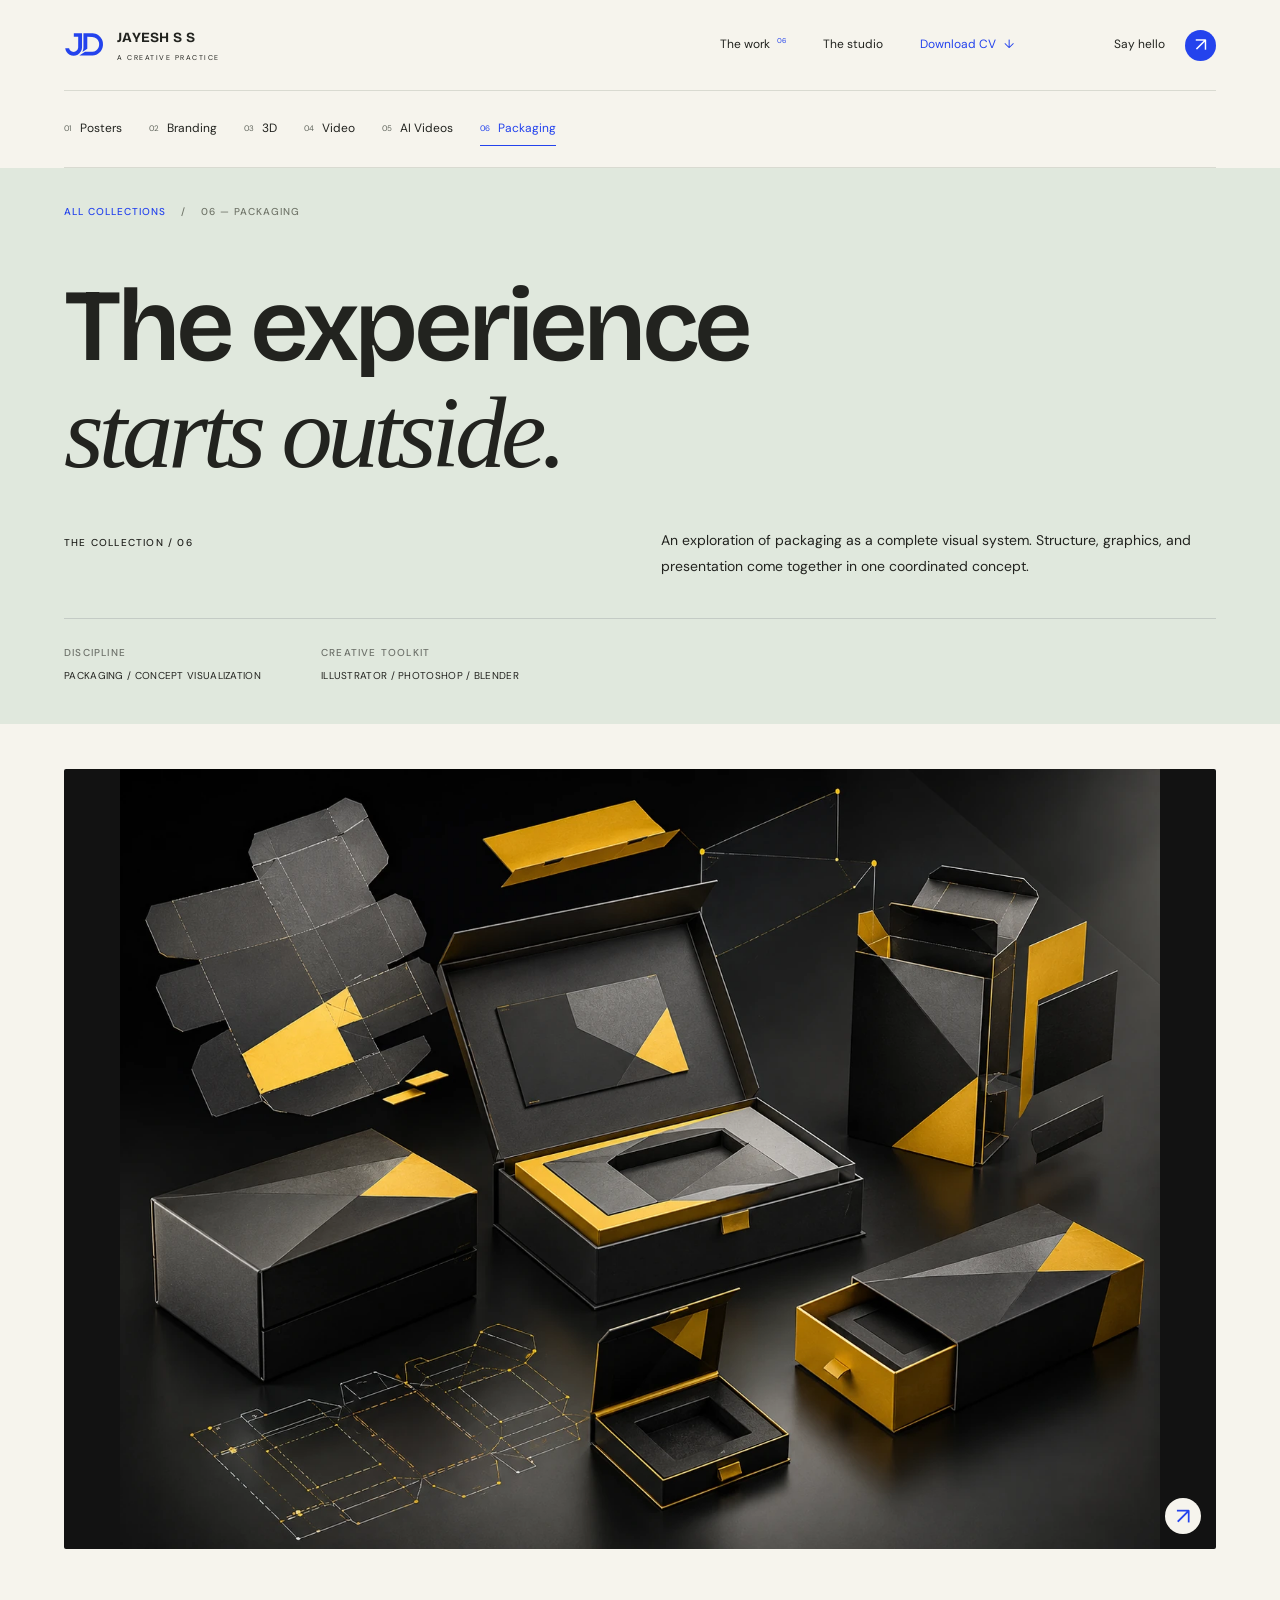
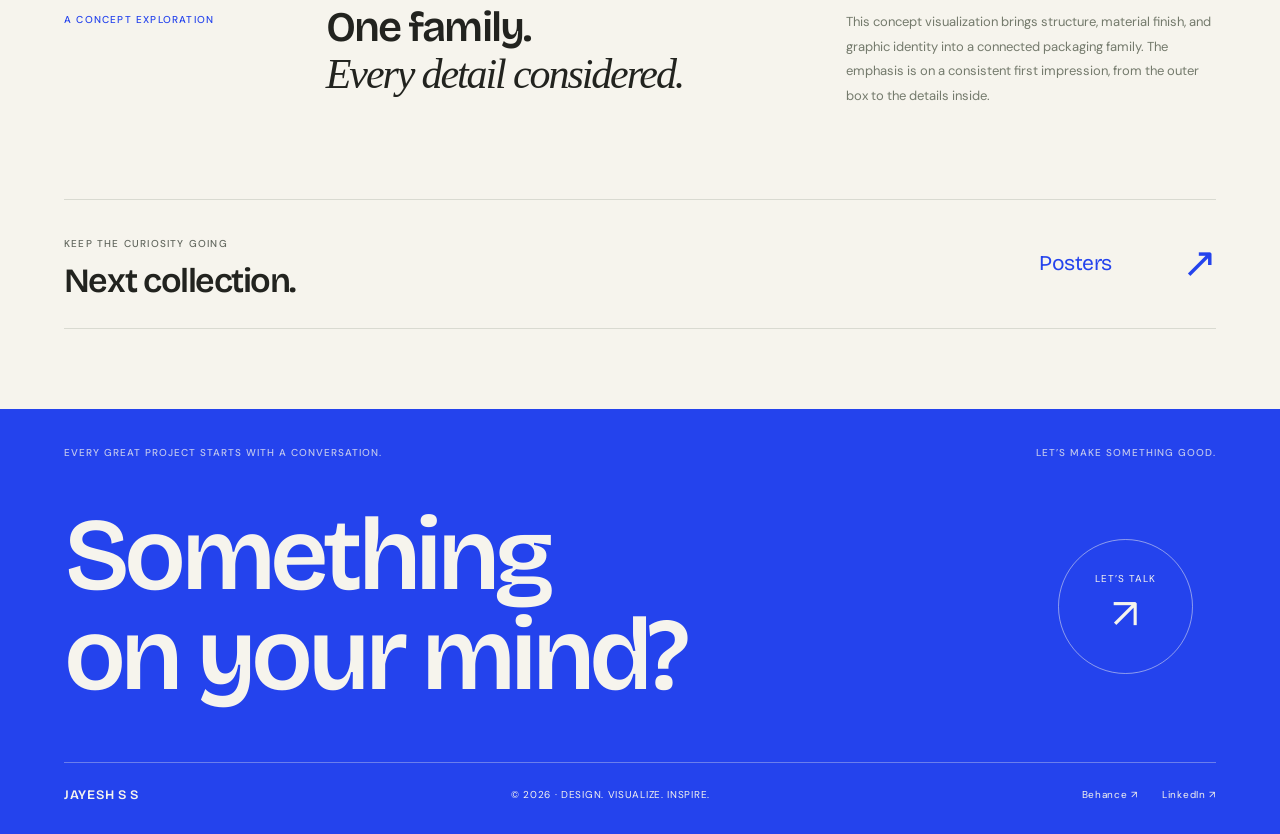
<file: project-packaging.html>
<!DOCTYPE html><html lang="en"><head><meta charset="UTF-8"><meta name="viewport" content="width=device-width, initial-scale=1"><meta name="theme-color" content="#f5f3ec"><meta name="description" content="An exploration of packaging as a complete visual system. Structure, graphics, and presentation come together in one coordinated concept."><meta property="og:title" content="Thinking Outside The Box. — Jayesh S S"><meta property="og:description" content="An exploration of packaging as a complete visual system. Structure, graphics, and presentation come together in one coordinated concept."><meta property="og:type" content="website"><meta property="og:image" content="https://jayeshss.github.io/03-Jayesh-Website-Upload/assets/Brand5.webp"><title>Thinking Outside The Box. — Jayesh S S</title><link rel="icon" href="03-Jayesh-Website-Upload/assets/studio-mark.svg" type="image/svg+xml"><link rel="stylesheet" href="03-Jayesh-Website-Upload/assets/studio-fonts.css"><link rel="stylesheet" href="styles.css?v=collections6"><script src="app.js?v=collections6" defer></script></head><body class="project-page"><a class="skip-link" href="#main">Skip to content</a><header class="site-header"><a class="brand" href="index.html" aria-label="Jayesh S S home"><img src="03-Jayesh-Website-Upload/assets/studio-mark.svg" alt="" width="42" height="28"><span>JAYESH S S<small>A CREATIVE PRACTICE</small></span></a><nav class="desktop-nav" aria-label="Main navigation"><a href="index.html#work">The work <sup>06</sup></a><a href="studio.html">The studio</a><a class="nav-cv" href="03-Jayesh-Website-Upload/assets/Jayesh-CV-ATS.pdf" download="Jayesh-CV-ATS.pdf">Download CV <span aria-hidden="true">↓</span></a></nav><a class="header-contact" href="contact.html">Say hello <span aria-hidden="true">↗</span></a><button class="menu-toggle" aria-label="Open navigation" aria-controls="mobile-nav" aria-expanded="false"><span></span><span></span></button></header><nav id="mobile-nav" class="mobile-nav" aria-label="Mobile navigation" hidden><a href="index.html#work">The work <span>01</span></a><a href="studio.html">The studio <span>02</span></a><a href="contact.html">Say hello <span>↗</span></a><a href="03-Jayesh-Website-Upload/assets/Jayesh-CV-ATS.pdf" download="Jayesh-CV-ATS.pdf">Download CV <span aria-hidden="true">↓</span></a><a href="https://linkedin.com/in/jayesh-ss/" target="_blank" rel="noopener noreferrer">LinkedIn <span aria-hidden="true">↗</span></a></nav><main id="main"><nav class="collection-nav" aria-label="Browse portfolio categories"><a href="project-posters.html"><span>01</span>Posters</a><a href="project-branding.html"><span>02</span>Branding</a><a href="project-cgi.html"><span>03</span>3D</a><a href="project-motion.html"><span>04</span>Video</a><a href="project-ai-videos.html"><span>05</span>AI Videos</a><a href="project-packaging.html" aria-current="page"><span>06</span>Packaging</a></nav><section class="project-intro tone-mint"><div class="page-breadcrumb micro"><a href="index.html#work">ALL COLLECTIONS</a><span>/</span><span>06 — PACKAGING</span></div><h1>The experience<br><em>starts outside.</em></h1><div class="project-description"><span class="micro">THE COLLECTION / 06</span><p>An exploration of packaging as a complete visual system. Structure, graphics, and presentation come together in one coordinated concept.</p></div><div class="project-facts"><div><span class="micro">DISCIPLINE</span><p>PACKAGING / CONCEPT VISUALIZATION</p></div><div><span class="micro">CREATIVE TOOLKIT</span><p>ILLUSTRATOR / PHOTOSHOP / BLENDER</p></div></div></section><section class="packaging-section"><button class="zoom-image packaging-image" data-zoom="03-Jayesh-Website-Upload/assets/packaging-designs.webp" data-alt="Black and yellow packaging concept" aria-label="Enlarge packaging concept"><img src="03-Jayesh-Website-Upload/assets/packaging-designs.webp" alt="Coordinated black and yellow packaging concept with box structures and inserts" width="1448" height="1086"><span aria-hidden="true">↗</span></button><div class="packaging-story"><span class="micro">A CONCEPT EXPLORATION</span><h2>One family.<br><em>Every detail considered.</em></h2><p>This concept visualization brings structure, material finish, and graphic identity into a connected packaging family. The emphasis is on a consistent first impression, from the outer box to the details inside.</p></div></section><section class="next-collection"><div><span class="micro">KEEP THE CURIOSITY GOING</span><h2>Next collection.</h2></div><a href="project-posters.html">Posters<span aria-hidden="true">↗</span></a></section></main><footer class="site-footer"><div class="footer-top"><span class="micro">EVERY GREAT PROJECT STARTS WITH A CONVERSATION.</span><span class="micro">LET’S MAKE SOMETHING GOOD.</span></div><a class="footer-invite" href="contact.html"><span>Something<br>on your mind?</span><span class="footer-circle">LET’S TALK <b aria-hidden="true">↗</b></span></a><div class="footer-bottom"><a href="index.html">JAYESH S S</a><span>© <span data-year>2026</span> · DESIGN. VISUALIZE. INSPIRE.</span><div><a href="https://www.behance.net/jayeshssss" target="_blank" rel="noopener noreferrer">Behance ↗</a><a href="https://linkedin.com/in/jayesh-ss/" target="_blank" rel="noopener noreferrer">LinkedIn ↗</a></div></div></footer><dialog class="image-dialog" id="image-dialog" aria-label="Enlarged project image"><button class="close-image" aria-label="Close enlarged image">×</button><img id="enlarged-image" alt=""></dialog></body></html>
</file>
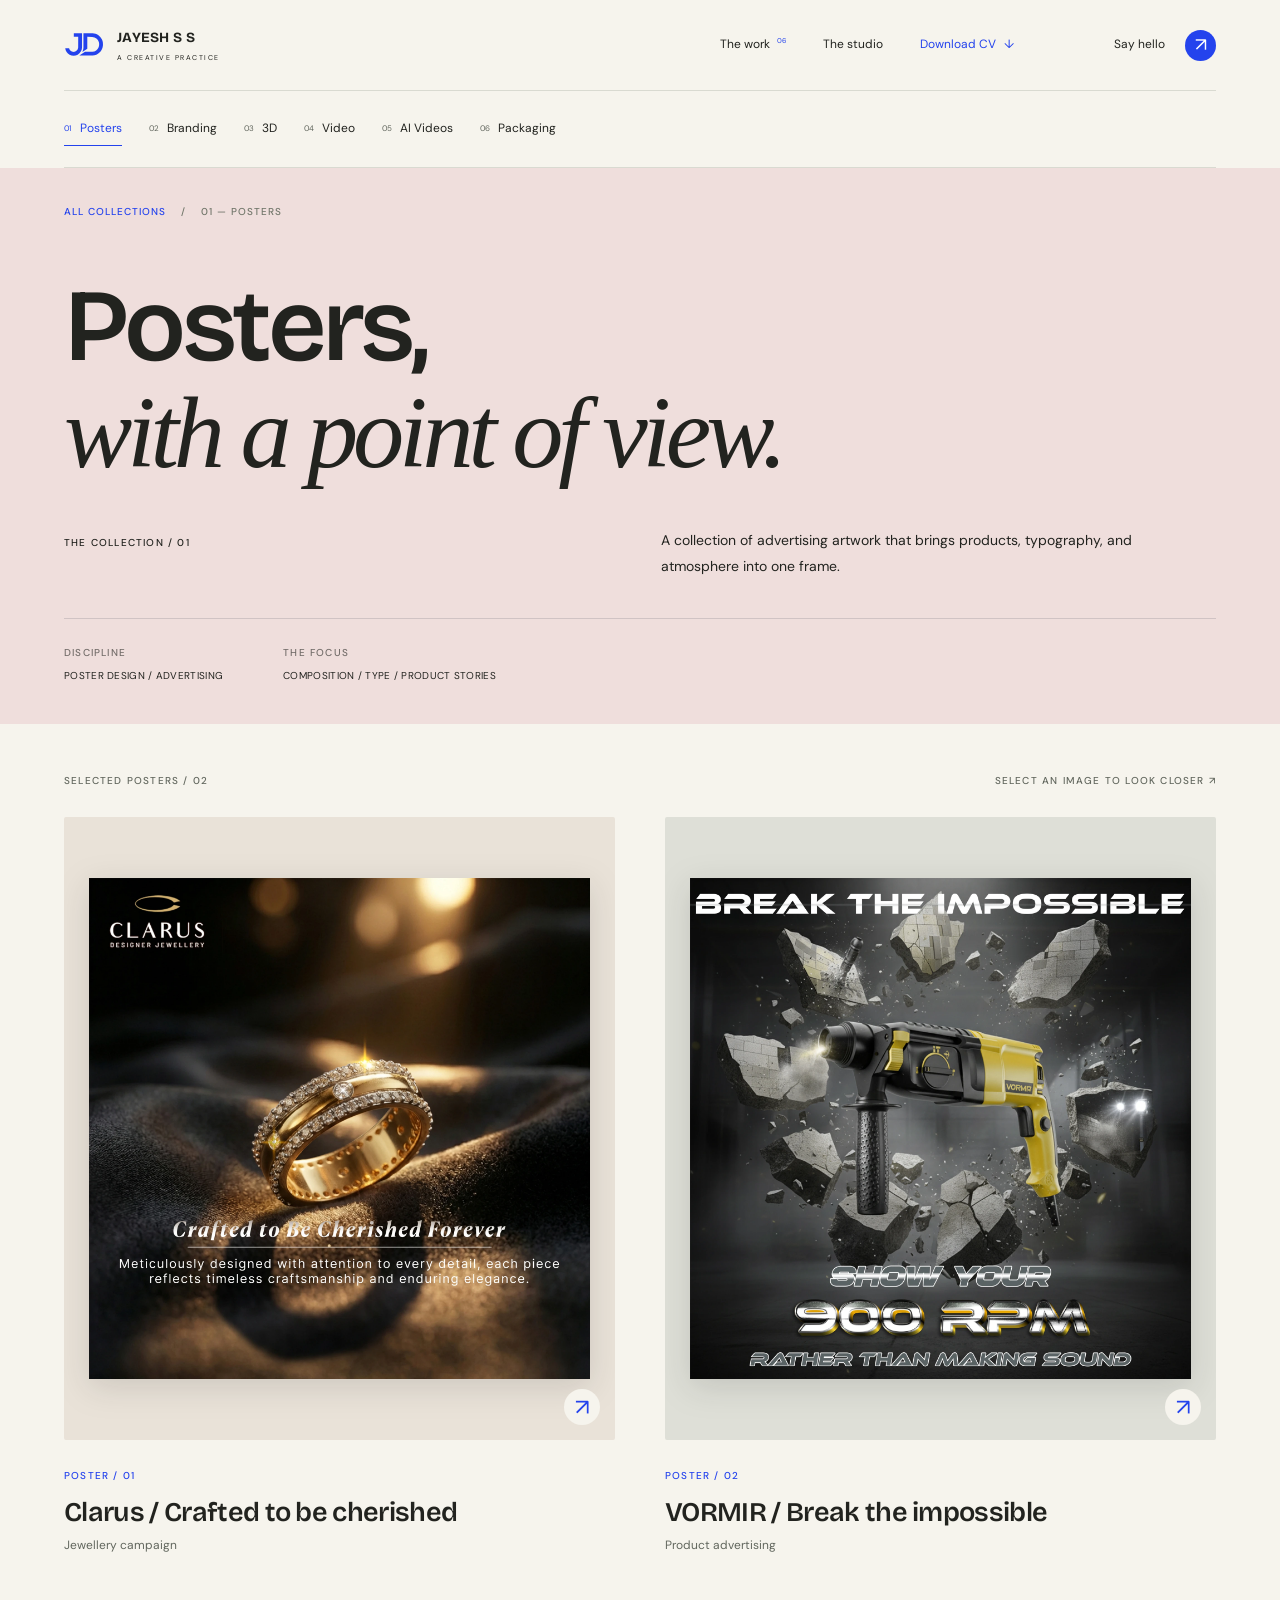
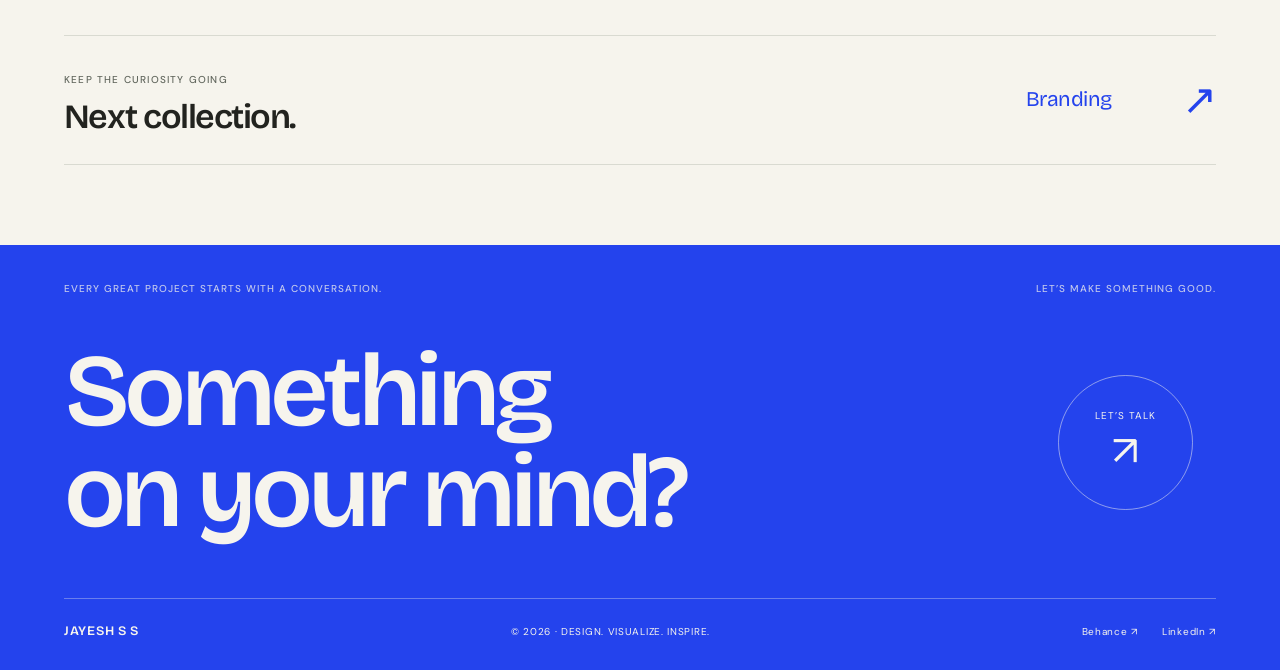
<file: project-posters.html>
<!DOCTYPE html><html lang="en"><head><meta charset="UTF-8"><meta name="viewport" content="width=device-width, initial-scale=1"><meta name="theme-color" content="#f5f3ec"><meta name="description" content="Advertising posters and campaign artwork by Jayesh S S."><meta property="og:title" content="Posters — Jayesh S S"><meta property="og:description" content="Advertising posters and campaign artwork by Jayesh S S."><meta property="og:type" content="website"><meta property="og:image" content="https://jayeshss.github.io/03-Jayesh-Website-Upload/assets/Brand5.webp"><title>Posters — Jayesh S S</title><link rel="icon" href="03-Jayesh-Website-Upload/assets/studio-mark.svg" type="image/svg+xml"><link rel="stylesheet" href="03-Jayesh-Website-Upload/assets/studio-fonts.css"><link rel="stylesheet" href="styles.css?v=collections6"><script src="app.js?v=collections6" defer></script></head><body class="project-page posters-page"><a class="skip-link" href="#main">Skip to content</a><header class="site-header"><a class="brand" href="index.html" aria-label="Jayesh S S home"><img src="03-Jayesh-Website-Upload/assets/studio-mark.svg" alt="" width="42" height="28"><span>JAYESH S S<small>A CREATIVE PRACTICE</small></span></a><nav class="desktop-nav" aria-label="Main navigation"><a href="index.html#work">The work <sup>06</sup></a><a href="studio.html">The studio</a><a class="nav-cv" href="03-Jayesh-Website-Upload/assets/Jayesh-CV-ATS.pdf" download="Jayesh-CV-ATS.pdf">Download CV <span aria-hidden="true">↓</span></a></nav><a class="header-contact" href="contact.html">Say hello <span aria-hidden="true">↗</span></a><button class="menu-toggle" aria-label="Open navigation" aria-controls="mobile-nav" aria-expanded="false"><span></span><span></span></button></header><nav id="mobile-nav" class="mobile-nav" aria-label="Mobile navigation" hidden><a href="index.html#work">The work <span>01</span></a><a href="studio.html">The studio <span>02</span></a><a href="contact.html">Say hello <span>↗</span></a><a href="03-Jayesh-Website-Upload/assets/Jayesh-CV-ATS.pdf" download="Jayesh-CV-ATS.pdf">Download CV <span aria-hidden="true">↓</span></a><a href="https://linkedin.com/in/jayesh-ss/" target="_blank" rel="noopener noreferrer">LinkedIn <span aria-hidden="true">↗</span></a></nav><main id="main"><nav class="collection-nav" aria-label="Browse portfolio categories"><a href="project-posters.html" aria-current="page"><span>01</span>Posters</a><a href="project-branding.html"><span>02</span>Branding</a><a href="project-cgi.html"><span>03</span>3D</a><a href="project-motion.html"><span>04</span>Video</a><a href="project-ai-videos.html"><span>05</span>AI Videos</a><a href="project-packaging.html"><span>06</span>Packaging</a></nav><section class="project-intro tone-rose"><div class="page-breadcrumb micro"><a href="index.html#work">ALL COLLECTIONS</a><span>/</span><span>01 — POSTERS</span></div><h1>Posters,<br><em>with a point of view.</em></h1><div class="project-description"><span class="micro">THE COLLECTION / 01</span><p>A collection of advertising artwork that brings products, typography, and atmosphere into one frame.</p></div><div class="project-facts"><div><span class="micro">DISCIPLINE</span><p>POSTER DESIGN / ADVERTISING</p></div><div><span class="micro">THE FOCUS</span><p>COMPOSITION / TYPE / PRODUCT STORIES</p></div></div></section><section class="poster-section"><div class="collection-note micro"><span>SELECTED POSTERS / 02</span><span>SELECT AN IMAGE TO LOOK CLOSER ↗</span></div><div class="poster-grid"><figure class="poster-piece"><button class="zoom-image poster-art" data-zoom="03-Jayesh-Website-Upload/assets/Clarus.webp" data-alt="Clarus gold ring advertising poster with warm lighting" aria-label="Enlarge Clarus / Crafted to be cherished"><img src="03-Jayesh-Website-Upload/assets/Clarus.webp" alt="Clarus gold ring advertising poster with warm lighting" width="1800" height="1800" loading="lazy"><span aria-hidden="true">↗</span></button><figcaption><span class="micro">POSTER / 01</span><h2>Clarus / Crafted to be cherished</h2><p>Jewellery campaign</p></figcaption></figure><figure class="poster-piece"><button class="zoom-image poster-art" data-zoom="03-Jayesh-Website-Upload/assets/Product-Design.webp" data-alt="VORMIR rotary hammer advertising poster with concrete fragments" aria-label="Enlarge VORMIR / Break the impossible"><img src="03-Jayesh-Website-Upload/assets/Product-Design.webp" alt="VORMIR rotary hammer advertising poster with concrete fragments" width="1800" height="1800" loading="lazy"><span aria-hidden="true">↗</span></button><figcaption><span class="micro">POSTER / 02</span><h2>VORMIR / Break the impossible</h2><p>Product advertising</p></figcaption></figure></div></section><section class="next-collection"><div><span class="micro">KEEP THE CURIOSITY GOING</span><h2>Next collection.</h2></div><a href="project-branding.html">Branding<span aria-hidden="true">↗</span></a></section></main><footer class="site-footer"><div class="footer-top"><span class="micro">EVERY GREAT PROJECT STARTS WITH A CONVERSATION.</span><span class="micro">LET’S MAKE SOMETHING GOOD.</span></div><a class="footer-invite" href="contact.html"><span>Something<br>on your mind?</span><span class="footer-circle">LET’S TALK <b aria-hidden="true">↗</b></span></a><div class="footer-bottom"><a href="index.html">JAYESH S S</a><span>© <span data-year>2026</span> · DESIGN. VISUALIZE. INSPIRE.</span><div><a href="https://www.behance.net/jayeshssss" target="_blank" rel="noopener noreferrer">Behance ↗</a><a href="https://linkedin.com/in/jayesh-ss/" target="_blank" rel="noopener noreferrer">LinkedIn ↗</a></div></div></footer><dialog class="image-dialog" id="image-dialog" aria-label="Enlarged project image"><button class="close-image" aria-label="Close enlarged image">×</button><img id="enlarged-image" alt=""></dialog></body></html>
</file>
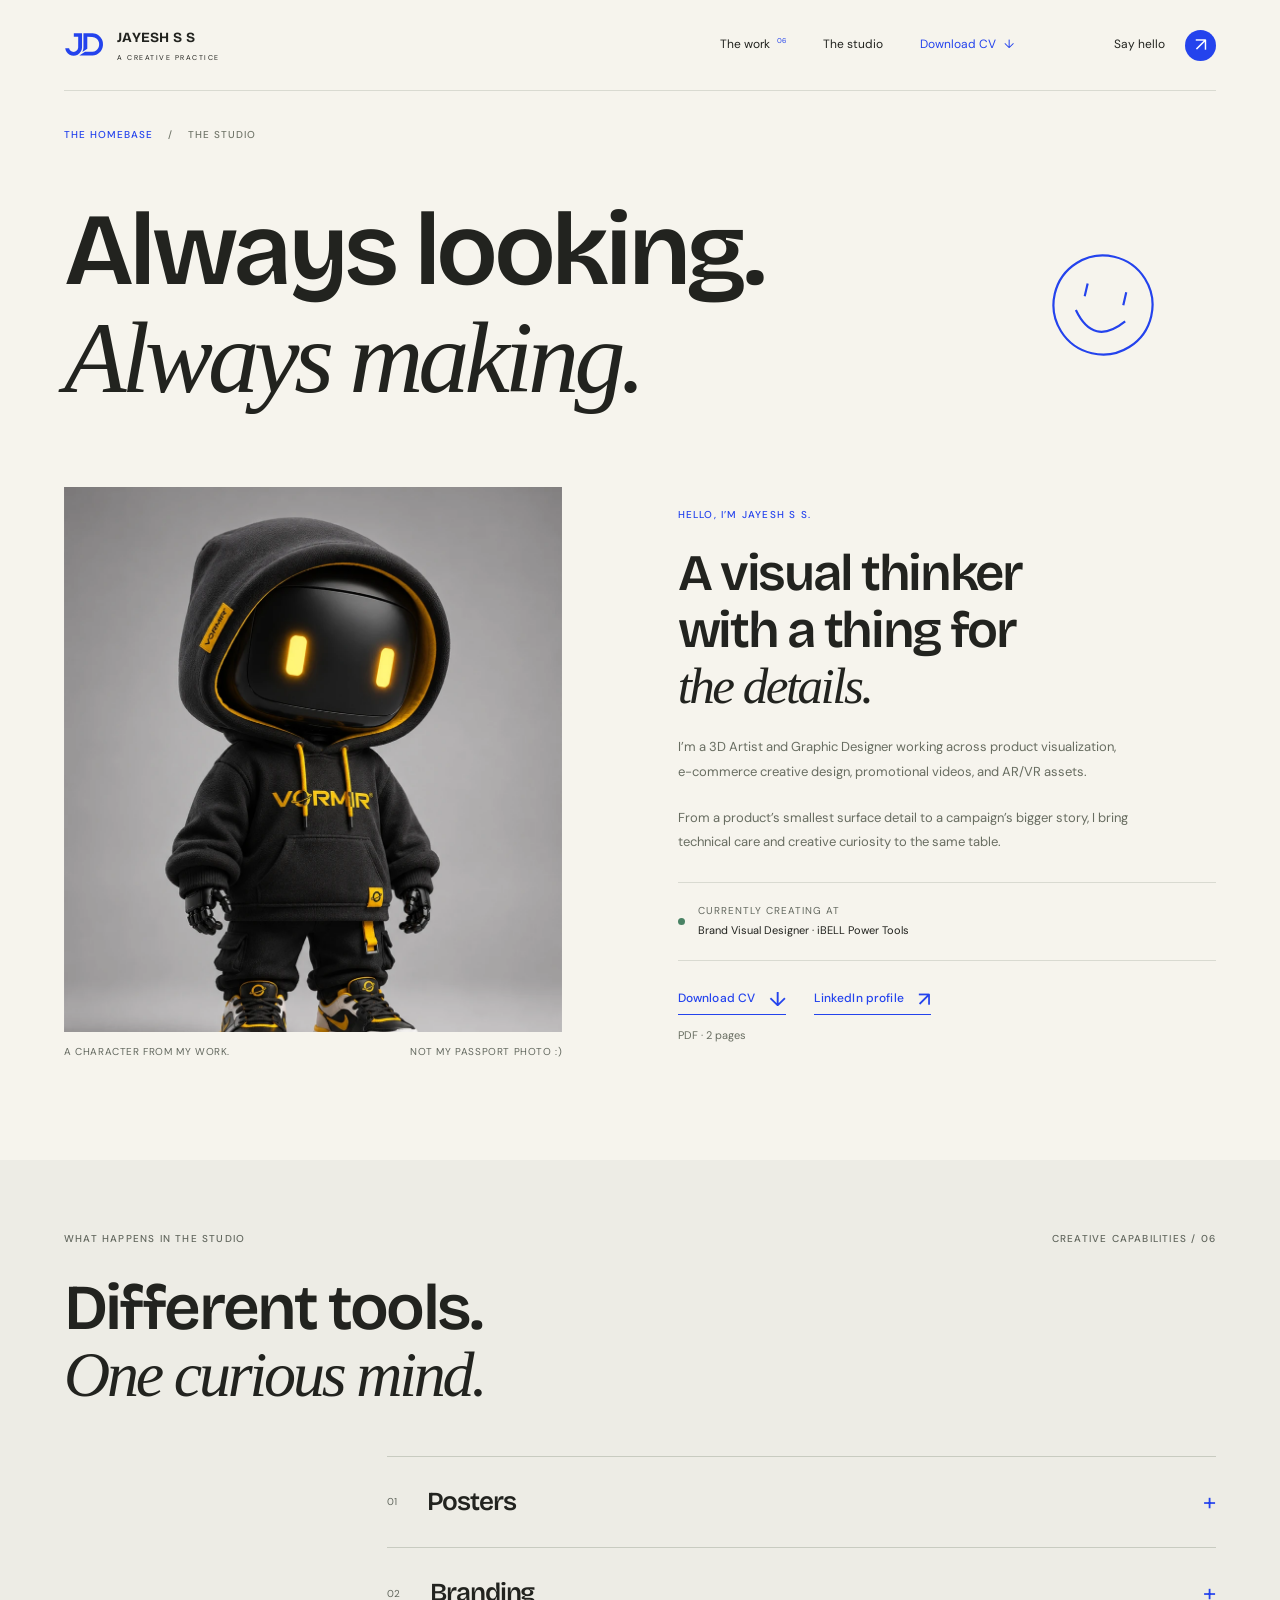
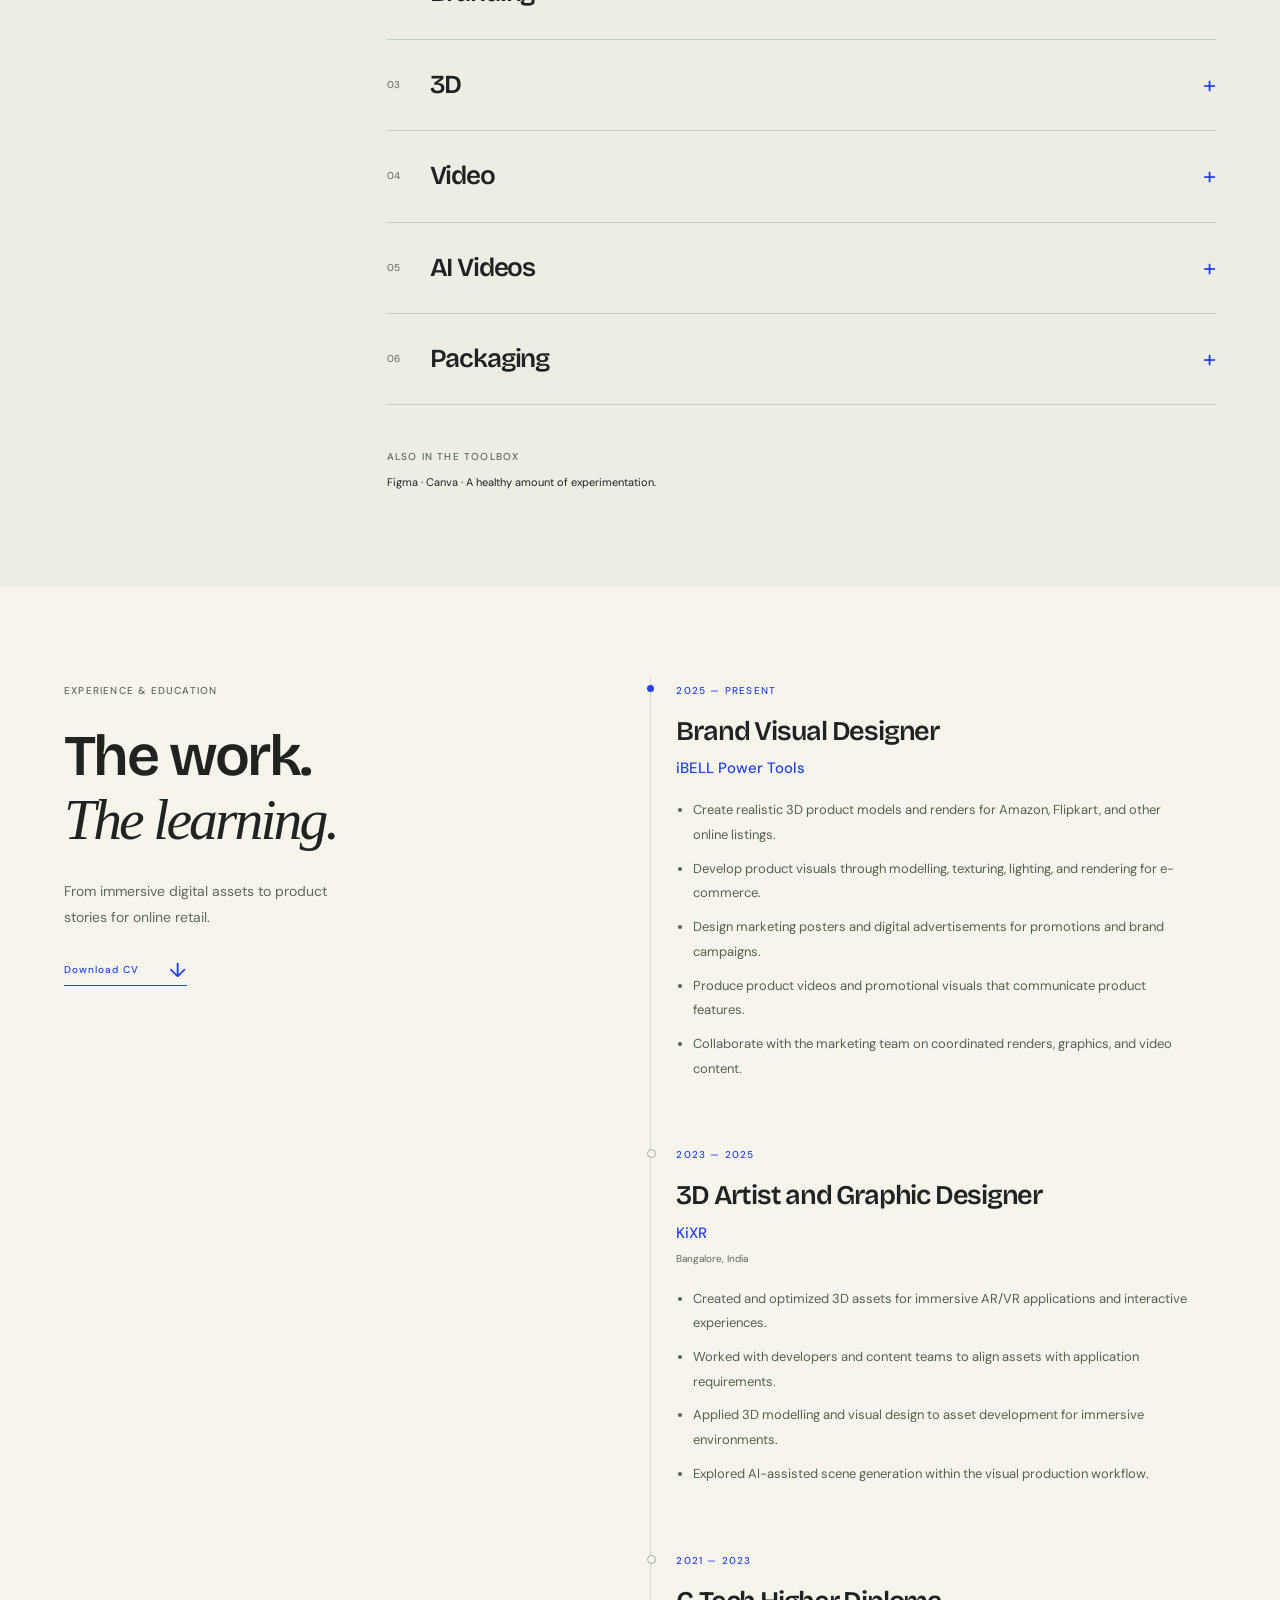
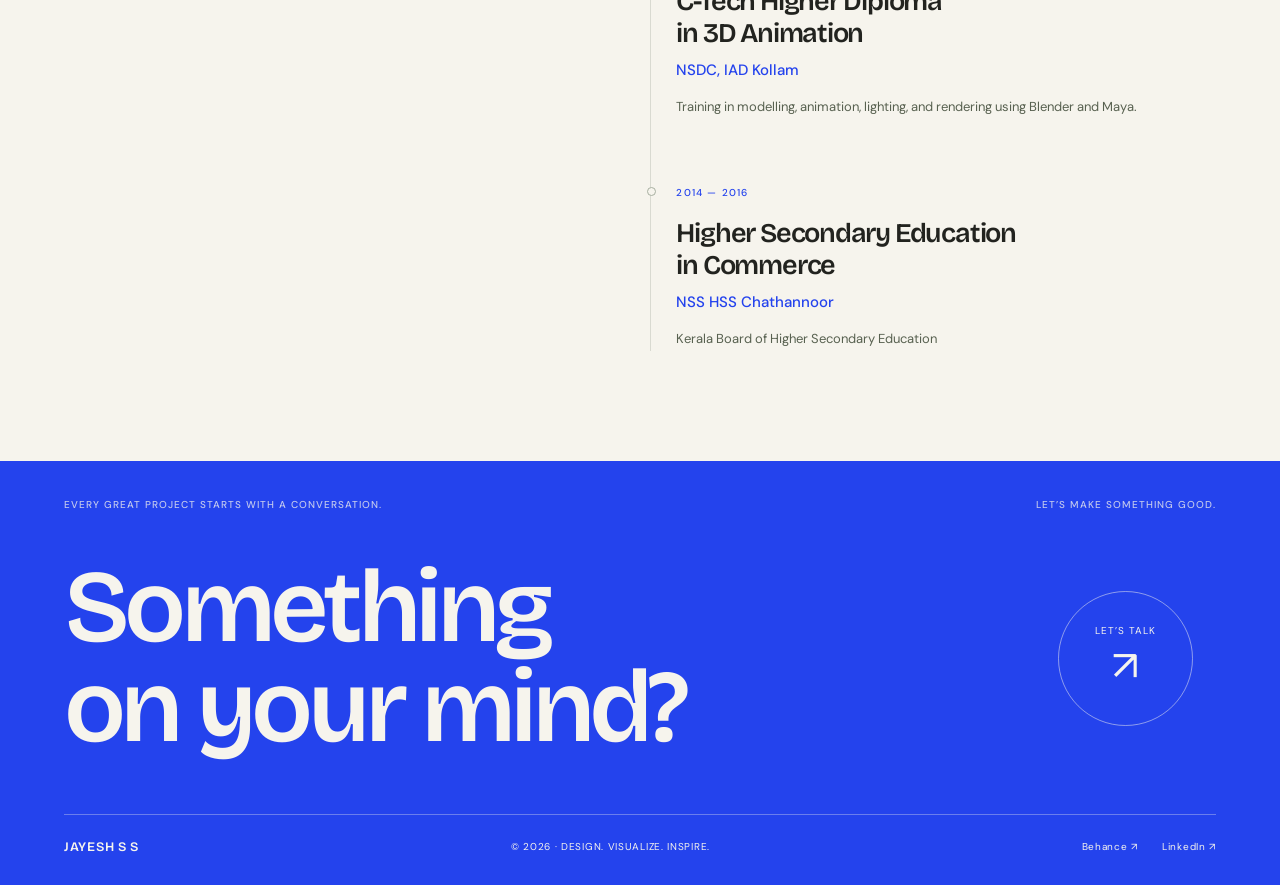
<file: studio.html>
<!DOCTYPE html><html lang="en"><head><meta charset="UTF-8"><meta name="viewport" content="width=device-width, initial-scale=1"><meta name="theme-color" content="#f5f3ec"><meta name="description" content="Meet Jayesh S S: brand visualizer, 3D artist, and a curious creative mind."><meta property="og:title" content="The Studio — Jayesh S S"><meta property="og:description" content="Meet Jayesh S S: brand visualizer, 3D artist, and a curious creative mind."><meta property="og:type" content="website"><meta property="og:image" content="https://jayeshss.github.io/03-Jayesh-Website-Upload/assets/Brand5.webp"><title>The Studio — Jayesh S S</title><link rel="icon" href="03-Jayesh-Website-Upload/assets/studio-mark.svg" type="image/svg+xml"><link rel="stylesheet" href="03-Jayesh-Website-Upload/assets/studio-fonts.css"><link rel="stylesheet" href="styles.css?v=collections6"><script src="app.js?v=collections6" defer></script></head><body class="studio-page"><a class="skip-link" href="#main">Skip to content</a><header class="site-header"><a class="brand" href="index.html" aria-label="Jayesh S S home"><img src="03-Jayesh-Website-Upload/assets/studio-mark.svg" alt="" width="42" height="28"><span>JAYESH S S<small>A CREATIVE PRACTICE</small></span></a><nav class="desktop-nav" aria-label="Main navigation"><a href="index.html#work">The work <sup>06</sup></a><a href="studio.html">The studio</a><a class="nav-cv" href="03-Jayesh-Website-Upload/assets/Jayesh-CV-ATS.pdf" download="Jayesh-CV-ATS.pdf">Download CV <span aria-hidden="true">↓</span></a></nav><a class="header-contact" href="contact.html">Say hello <span aria-hidden="true">↗</span></a><button class="menu-toggle" aria-label="Open navigation" aria-controls="mobile-nav" aria-expanded="false"><span></span><span></span></button></header><nav id="mobile-nav" class="mobile-nav" aria-label="Mobile navigation" hidden><a href="index.html#work">The work <span>01</span></a><a href="studio.html">The studio <span>02</span></a><a href="contact.html">Say hello <span>↗</span></a><a href="03-Jayesh-Website-Upload/assets/Jayesh-CV-ATS.pdf" download="Jayesh-CV-ATS.pdf">Download CV <span aria-hidden="true">↓</span></a><a href="https://linkedin.com/in/jayesh-ss/" target="_blank" rel="noopener noreferrer">LinkedIn <span aria-hidden="true">↗</span></a></nav><main id="main"><section class="page-intro"><div class="page-breadcrumb micro"><a href="index.html">THE HOMEBASE</a><span>/</span><span>THE STUDIO</span></div><div class="studio-title"><h1>Always looking.<br><em>Always making.</em></h1><span class="doodle-face" aria-hidden="true"><svg viewBox="0 0 100 100"><circle cx="50" cy="50" r="45"/><path d="M32 34v12m36-12v12M27 60q23 29 46 0"/></svg></span></div></section><section class="studio-bio"><figure class="character-figure"><div><img src="03-Jayesh-Website-Upload/assets/Brand5.webp" alt="A VORMIR mascot concept from Jayesh’s work" width="900" height="1600"></div><figcaption><span>A CHARACTER FROM MY WORK.</span><span>NOT MY PASSPORT PHOTO :)</span></figcaption></figure><div class="bio-copy"><span class="micro">HELLO, I’M JAYESH S S.</span><h2>A visual thinker<br>with a thing for<br><em>the details.</em></h2><p>I’m a 3D Artist and Graphic Designer working across product visualization, e-commerce creative design, promotional videos, and AR/VR assets.</p><p>From a product’s smallest surface detail to a campaign’s bigger story, I bring technical care and creative curiosity to the same table.</p><div class="current-role"><span class="status-dot"></span><p><small>CURRENTLY CREATING AT</small>Brand Visual Designer · iBELL Power Tools</p></div><div class="profile-actions"><a class="inline-link" href="03-Jayesh-Website-Upload/assets/Jayesh-CV-ATS.pdf" download="Jayesh-CV-ATS.pdf">Download CV <span aria-hidden="true">↓</span></a><a class="inline-link" href="https://linkedin.com/in/jayesh-ss/" target="_blank" rel="noopener noreferrer">LinkedIn profile <span aria-hidden="true">↗</span><span class="sr-only"> (opens in a new tab)</span></a></div><p class="cv-file-note">PDF · 2 pages</p></div></section><section class="practice-section"><div class="section-kicker"><span class="micro">WHAT HAPPENS IN THE STUDIO</span><span class="micro">CREATIVE CAPABILITIES / 06</span></div><h2>Different tools.<br><em>One curious mind.</em></h2><div class="service-list"><details><summary><span>01</span><h3>Posters</h3><b aria-hidden="true">+</b></summary><div class="service-body"><p>Advertising posters, product artwork, and campaign visuals with a focus on composition and typography.</p><div><span class="micro">PHOTOSHOP / ILLUSTRATOR</span><a class="service-gallery-link" href="project-posters.html">Explore Posters <span aria-hidden="true">↗</span></a></div></div></details><details><summary><span>02</span><h3>Branding</h3><b aria-hidden="true">+</b></summary><div class="service-body"><p>Brand characters, visual worlds, campaign design, and marketing artwork.</p><div><span class="micro">VISUAL IDENTITY / BRAND COMMUNICATION</span><a class="service-gallery-link" href="project-branding.html">Explore Branding <span aria-hidden="true">↗</span></a></div></div></details><details><summary><span>03</span><h3>3D</h3><b aria-hidden="true">+</b></summary><div class="service-body"><p>Hard-surface modelling, PBR materials, studio lighting, and commercial CGI.</p><div><span class="micro">BLENDER / SUBSTANCE PAINTER</span><a class="service-gallery-link" href="project-cgi.html">Explore 3D <span aria-hidden="true">↗</span></a></div></div></details><details><summary><span>04</span><h3>Video</h3><b aria-hidden="true">+</b></summary><div class="service-body"><p>Product animation, motion graphics, and short-form brand stories.</p><div><span class="micro">BLENDER / AFTER EFFECTS / PREMIERE PRO</span><a class="service-gallery-link" href="project-motion.html">Explore Video <span aria-hidden="true">↗</span></a></div></div></details><details><summary><span>05</span><h3>AI Videos</h3><b aria-hidden="true">+</b></summary><div class="service-body"><p>Cinematic concept exploration, character stories, and AI-assisted visual experiments.</p><div><span class="micro">CREATIVE DIRECTION / AI WORKFLOWS</span><a class="service-gallery-link" href="project-ai-videos.html">Explore AI Videos <span aria-hidden="true">↗</span></a></div></div></details><details><summary><span>06</span><h3>Packaging</h3><b aria-hidden="true">+</b></summary><div class="service-body"><p>Product packaging, box layouts, and mockups that bring a brand into a physical format.</p><div><span class="micro">ILLUSTRATOR / PHOTOSHOP / BLENDER</span><a class="service-gallery-link" href="project-packaging.html">Explore Packaging <span aria-hidden="true">↗</span></a></div></div></details></div><div class="tool-note"><span class="micro">ALSO IN THE TOOLBOX</span><p>Figma · Canva · A healthy amount of experimentation.</p></div></section><section class="journey-section" id="experience"><div><span class="micro">EXPERIENCE &amp; EDUCATION</span><h2>The work.<br><em>The learning.</em></h2><p class="journey-intro">From immersive digital assets to product stories for online retail.</p><a class="inline-link" href="03-Jayesh-Website-Upload/assets/Jayesh-CV-ATS.pdf" download="Jayesh-CV-ATS.pdf">Download CV <span aria-hidden="true">↓</span></a></div><div class="timeline">
<article><span class="micro">2025 — PRESENT</span><h3>Brand Visual Designer</h3><p class="company-name">iBELL Power Tools</p><ul class="experience-details">
<li>Create realistic 3D product models and renders for Amazon, Flipkart, and other online listings.</li>
<li>Develop product visuals through modelling, texturing, lighting, and rendering for e-commerce.</li>
<li>Design marketing posters and digital advertisements for promotions and brand campaigns.</li>
<li>Produce product videos and promotional visuals that communicate product features.</li>
<li>Collaborate with the marketing team on coordinated renders, graphics, and video content.</li></ul></article>
<article><span class="micro">2023 — 2025</span><h3>3D Artist and Graphic Designer</h3><p class="company-name">KiXR</p><span>Bangalore, India</span><ul class="experience-details">
<li>Created and optimized 3D assets for immersive AR/VR applications and interactive experiences.</li>
<li>Worked with developers and content teams to align assets with application requirements.</li>
<li>Applied 3D modelling and visual design to asset development for immersive environments.</li>
<li>Explored AI-assisted scene generation within the visual production workflow.</li></ul></article>
<article><span class="micro">2021 — 2023</span><h3>C-Tech Higher Diploma<br>in 3D Animation</h3><p class="company-name">NSDC, IAD Kollam</p><p class="role-detail">Training in modelling, animation, lighting, and rendering using Blender and Maya.</p></article>
<article><span class="micro">2014 — 2016</span><h3>Higher Secondary Education<br>in Commerce</h3><p class="company-name">NSS HSS Chathannoor</p><p class="role-detail">Kerala Board of Higher Secondary Education</p></article>
</div></section></main><footer class="site-footer"><div class="footer-top"><span class="micro">EVERY GREAT PROJECT STARTS WITH A CONVERSATION.</span><span class="micro">LET’S MAKE SOMETHING GOOD.</span></div><a class="footer-invite" href="contact.html"><span>Something<br>on your mind?</span><span class="footer-circle">LET’S TALK <b aria-hidden="true">↗</b></span></a><div class="footer-bottom"><a href="index.html">JAYESH S S</a><span>© <span data-year>2026</span> · DESIGN. VISUALIZE. INSPIRE.</span><div><a href="https://www.behance.net/jayeshssss" target="_blank" rel="noopener noreferrer">Behance ↗</a><a href="https://linkedin.com/in/jayesh-ss/" target="_blank" rel="noopener noreferrer">LinkedIn ↗</a></div></div></footer><dialog class="image-dialog" id="image-dialog" aria-label="Enlarged project image"><button class="close-image" aria-label="Close enlarged image">×</button><img id="enlarged-image" alt=""></dialog></body></html>
</file>
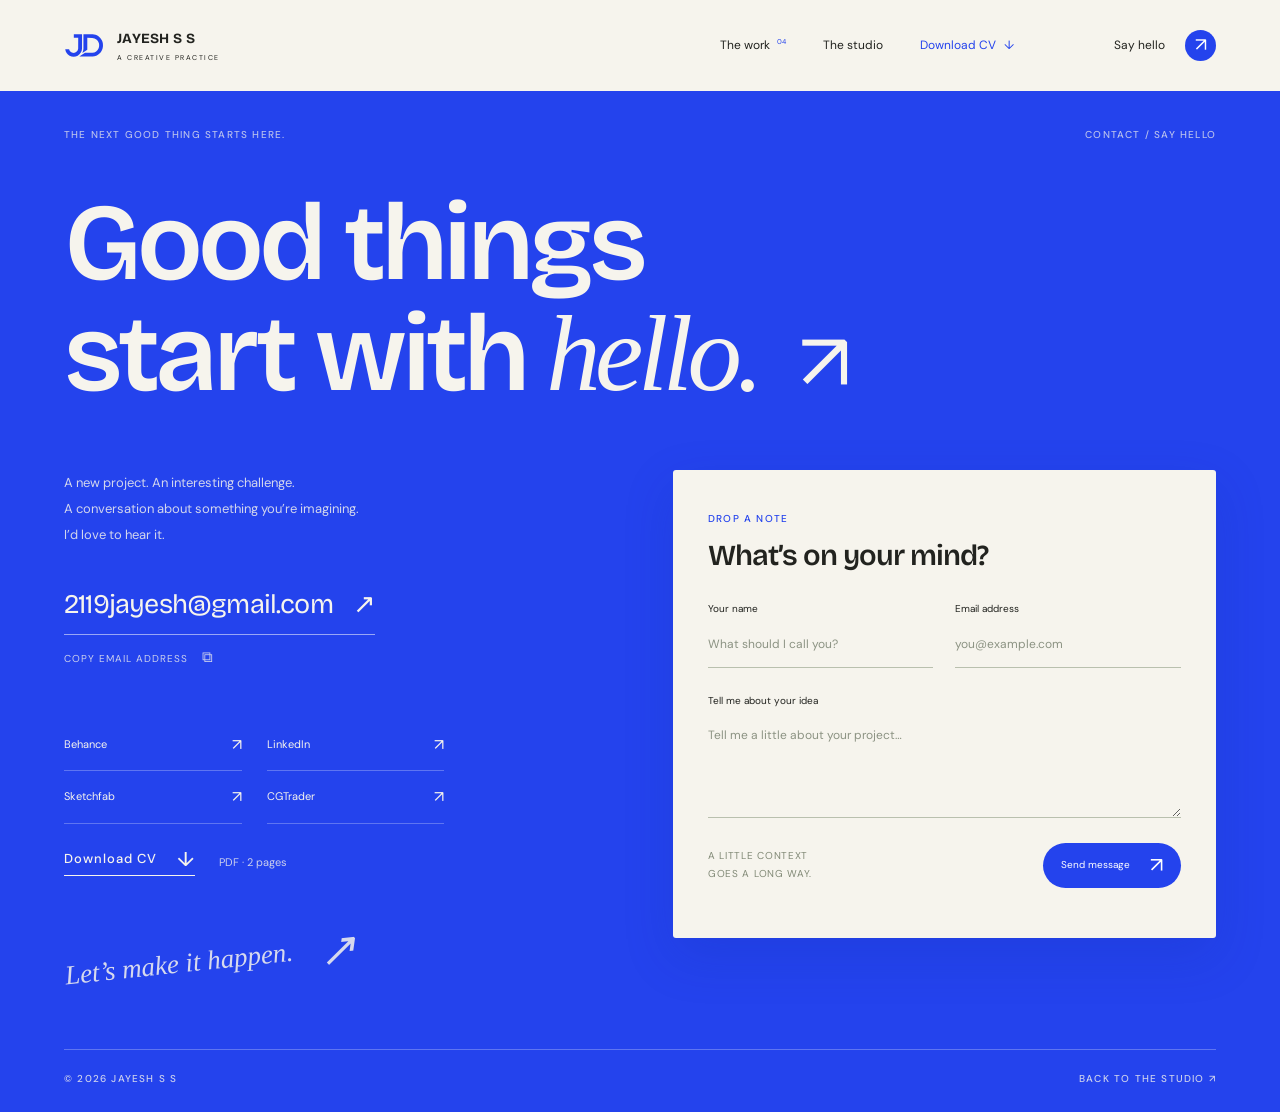
<file: 03-Jayesh-Website-Upload/contact.html>
<!DOCTYPE html><html lang="en"><head><meta charset="UTF-8"><meta name="viewport" content="width=device-width, initial-scale=1"><meta name="theme-color" content="#f5f3ec"><meta name="description" content="Have a project in mind? Contact Jayesh S S about CGI, brand design, motion, and creative work."><meta property="og:title" content="Say Hello — Jayesh S S"><meta property="og:description" content="Have a project in mind? Contact Jayesh S S about CGI, brand design, motion, and creative work."><meta property="og:type" content="website"><meta property="og:image" content="https://jayesh-ss-creative-portfolio.cuddlycake3.chatgpt.site/assets/Brand5.webp"><title>Say Hello — Jayesh S S</title><link rel="icon" href="assets/studio-mark.svg" type="image/svg+xml"><link rel="stylesheet" href="assets/studio-fonts.css"><link rel="stylesheet" href="styles.css?v=cv3"><script src="app.js?v=studio2" defer></script></head><body class="contact-page"><a class="skip-link" href="#main">Skip to content</a><header class="site-header"><a class="brand" href="index.html" aria-label="Jayesh S S home"><img src="assets/studio-mark.svg" alt="" width="42" height="28"><span>JAYESH S S<small>A CREATIVE PRACTICE</small></span></a><nav class="desktop-nav" aria-label="Main navigation"><a href="index.html#work">The work <sup>04</sup></a><a href="studio.html">The studio</a><a class="nav-cv" href="assets/Jayesh-CV-ATS.pdf" download="Jayesh-CV-ATS.pdf">Download CV <span aria-hidden="true">↓</span></a></nav><a class="header-contact" href="contact.html">Say hello <span aria-hidden="true">↗</span></a><button class="menu-toggle" aria-label="Open navigation" aria-controls="mobile-nav" aria-expanded="false"><span></span><span></span></button></header><nav id="mobile-nav" class="mobile-nav" aria-label="Mobile navigation" hidden><a href="index.html#work">The work <span>01</span></a><a href="studio.html">The studio <span>02</span></a><a href="contact.html">Say hello <span>↗</span></a><a href="assets/Jayesh-CV-ATS.pdf" download="Jayesh-CV-ATS.pdf">Download CV <span aria-hidden="true">↓</span></a><a href="https://linkedin.com/in/jayesh-ss/" target="_blank" rel="noopener noreferrer">LinkedIn <span aria-hidden="true">↗</span></a></nav><main id="main"><section class="contact-page-section"><div class="contact-kicker"><span class="micro">THE NEXT GOOD THING STARTS HERE.</span><span class="micro">CONTACT / SAY HELLO</span></div><h1>Good things<br>start with <em>hello.</em><span class="hello-dot" aria-hidden="true">↗</span></h1><div class="contact-columns"><div class="contact-details"><p>A new project. An interesting challenge.<br>A conversation about something you’re imagining.<br>I’d love to hear it.</p><a class="big-email" href="mailto:2119jayesh@gmail.com">2119jayesh@gmail.com <span aria-hidden="true">↗</span></a><button class="copy-email" id="copy-email">COPY EMAIL ADDRESS <span aria-hidden="true">⧉</span></button><p id="copy-status" class="copy-status" aria-live="polite"></p><div class="contact-socials"><a href="https://www.behance.net/jayeshssss" target="_blank" rel="noopener noreferrer">Behance <span>↗</span></a><a href="https://linkedin.com/in/jayesh-ss/" target="_blank" rel="noopener noreferrer">LinkedIn <span>↗</span></a><a href="https://sketchfab.com/2119jayesh" target="_blank" rel="noopener noreferrer">Sketchfab <span>↗</span></a><a href="https://www.cgtrader.com/designers/jayeshss" target="_blank" rel="noopener noreferrer">CGTrader <span>↗</span></a></div><div class="contact-cv"><a class="inline-link" href="assets/Jayesh-CV-ATS.pdf" download="Jayesh-CV-ATS.pdf">Download CV <span aria-hidden="true">↓</span></a><span>PDF · 2 pages</span></div><p class="contact-note">Let’s make it happen.<span aria-hidden="true">↗</span></p></div><div class="contact-form-card"><span class="micro">DROP A NOTE</span><h2>What’s on your mind?</h2><form id="contact-form" action="https://formsubmit.co/ajax/2119jayesh@gmail.com" method="POST"><input type="hidden" name="_subject" value="New Portfolio Enquiry"><input type="hidden" name="_template" value="table"><div class="honeypot" aria-hidden="true"><label>Leave this blank<input type="text" name="_honey" tabindex="-1" autocomplete="off"></label></div><div class="form-row"><label>Your name<input type="text" name="name" autocomplete="name" placeholder="What should I call you?" required maxlength="100"></label><label>Email address<input type="email" name="email" autocomplete="email" placeholder="you@example.com" required maxlength="254"></label></div><label>Tell me about your idea<textarea name="message" placeholder="Tell me a little about your project…" rows="3" required minlength="10" maxlength="5000"></textarea></label><div class="form-bottom"><span>A LITTLE CONTEXT GOES A LONG WAY.</span><button class="button button-blue" type="submit">Send message <span aria-hidden="true">↗</span></button></div><p class="form-status" id="form-status" role="status" aria-live="polite"></p></form></div></div><div class="contact-bottom micro"><span>© <span data-year>2026</span> JAYESH S S</span><a href="index.html">BACK TO THE STUDIO ↗</a></div></section></main><dialog class="image-dialog" id="image-dialog" aria-label="Enlarged project image"><button class="close-image" aria-label="Close enlarged image">×</button><img id="enlarged-image" alt=""></dialog></body></html>
</file>
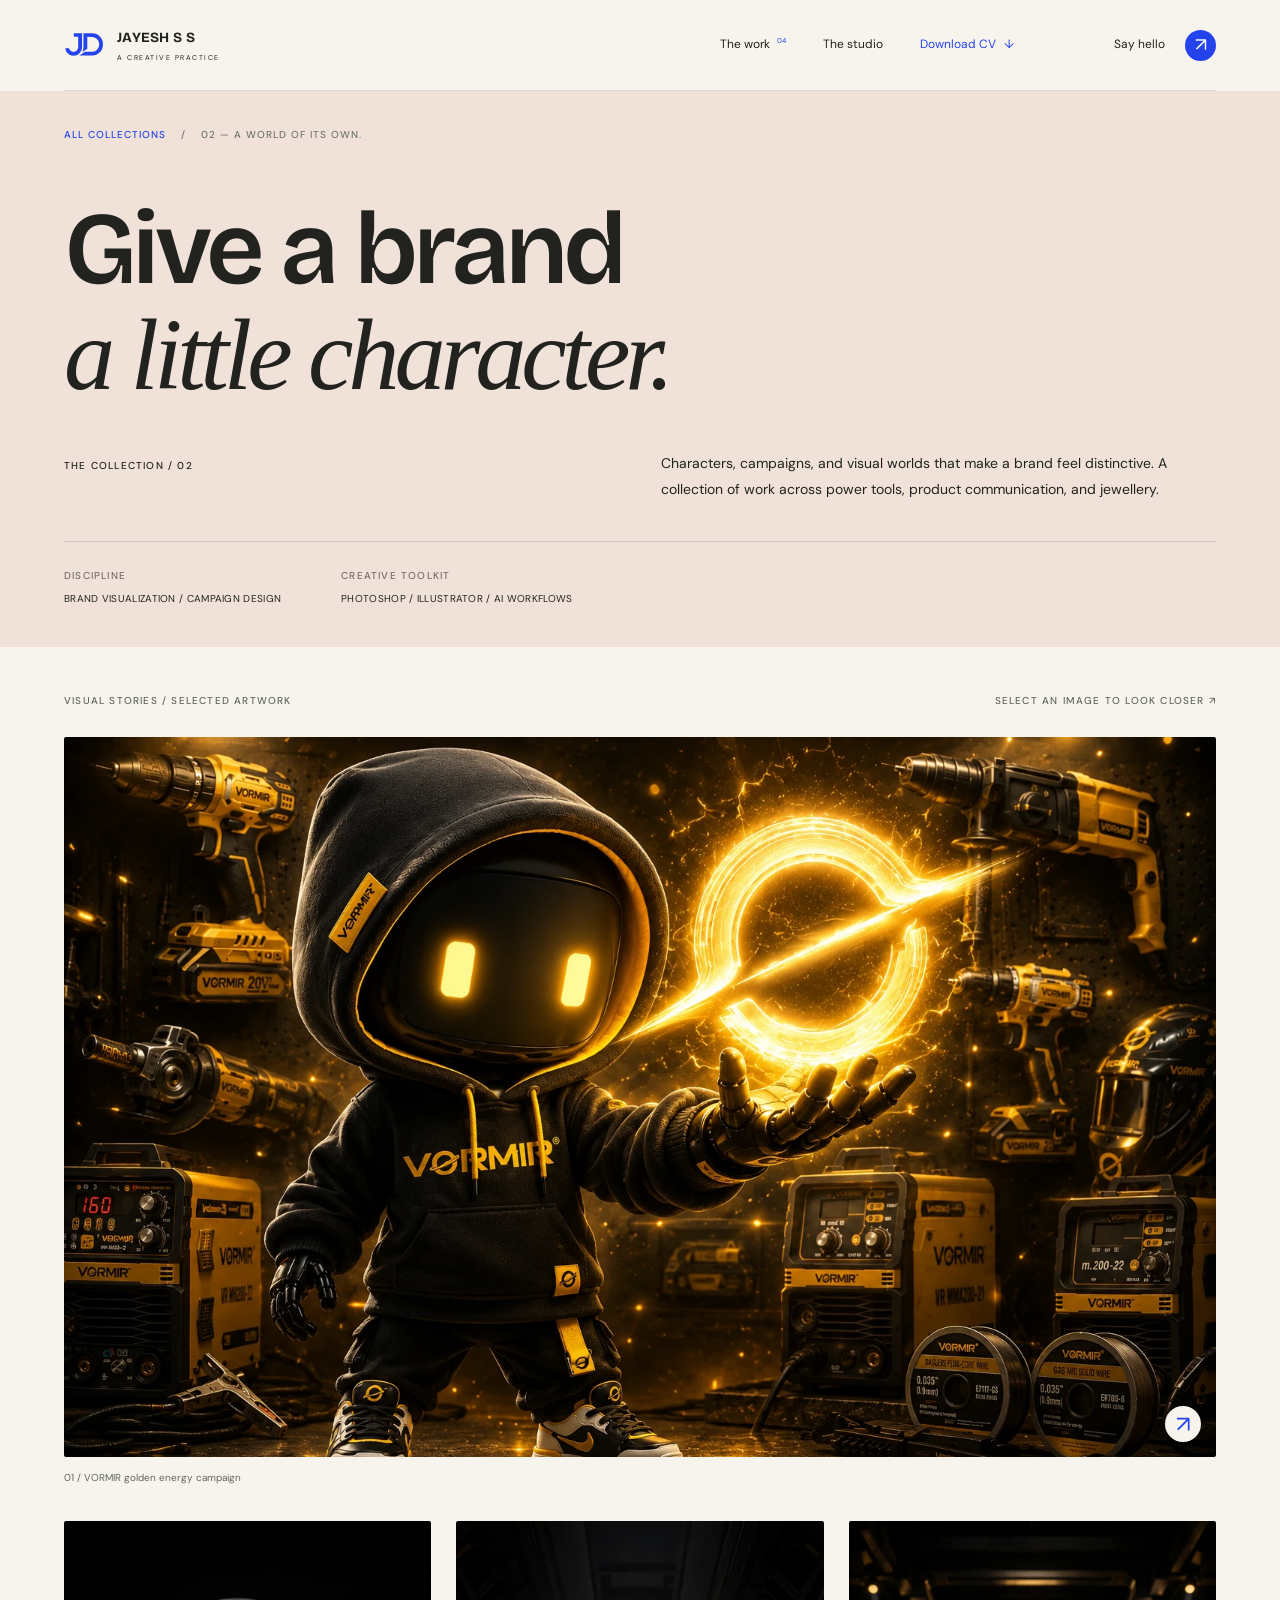
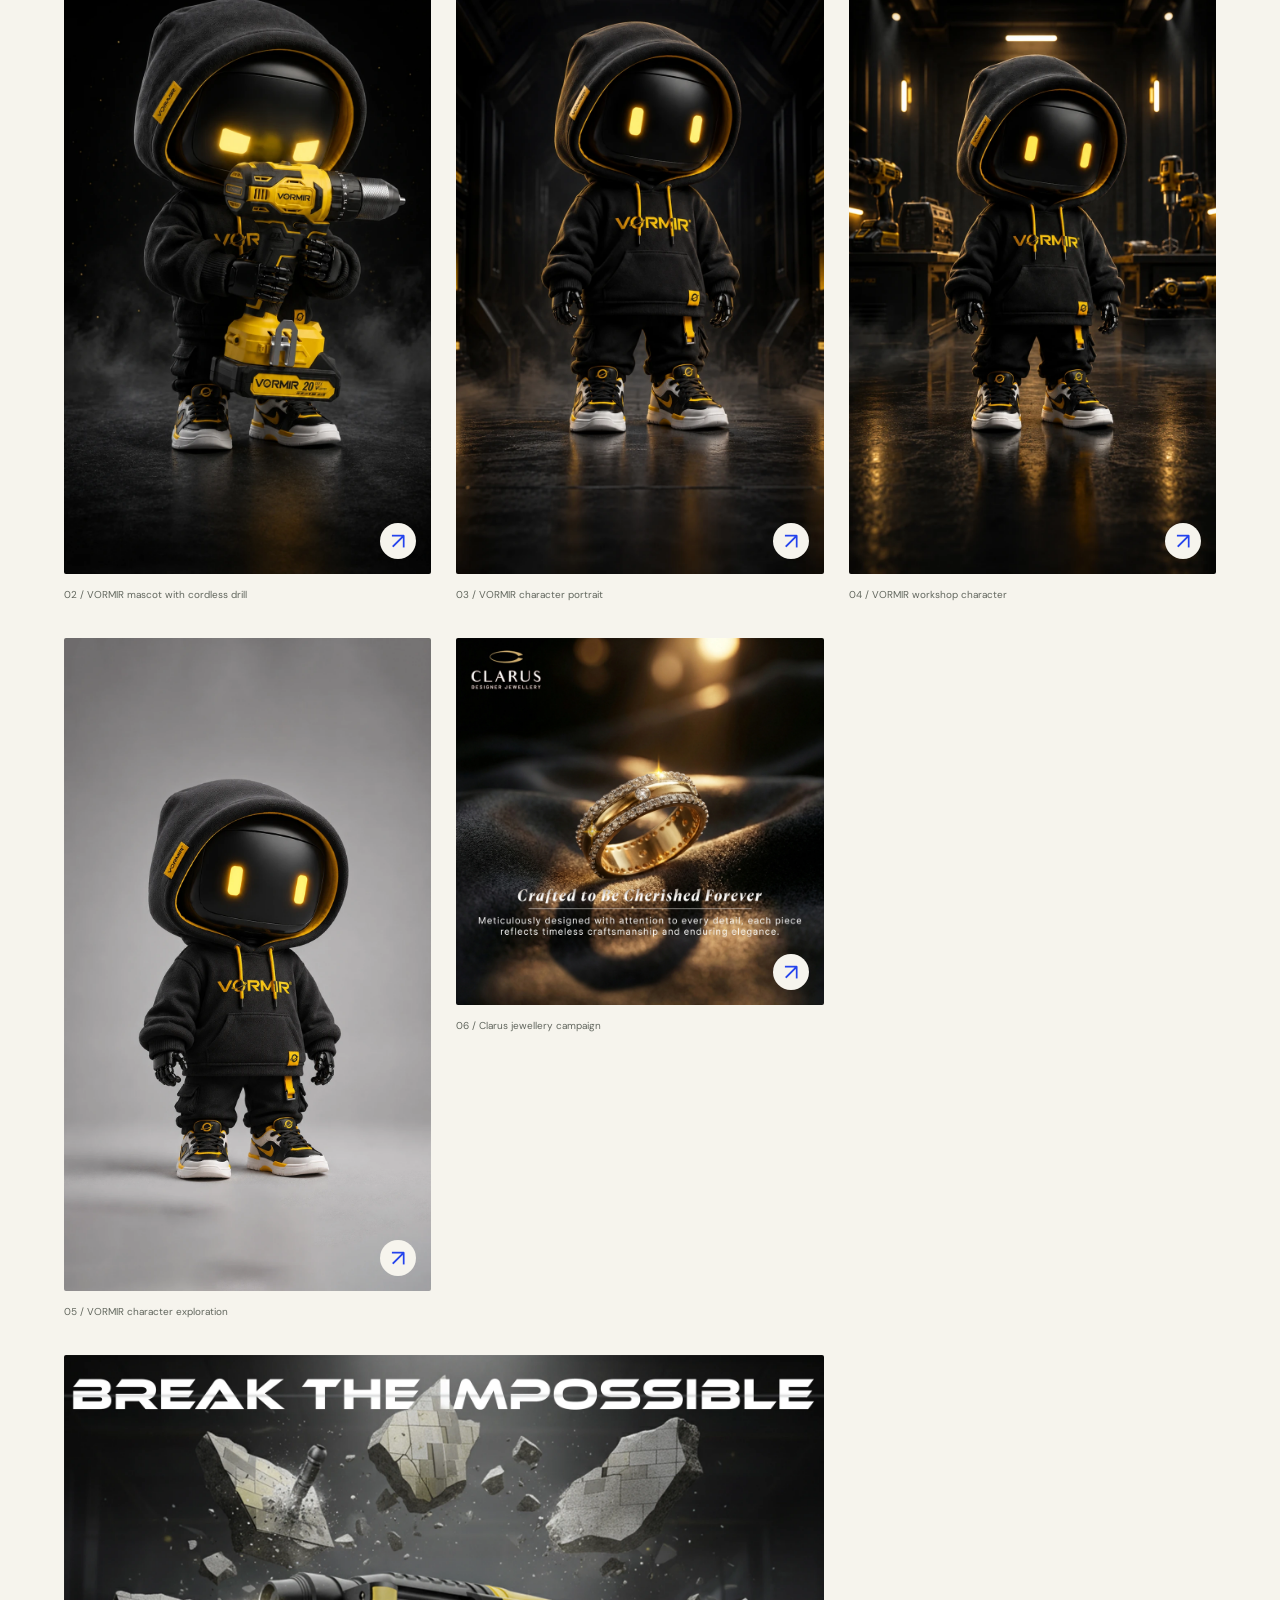
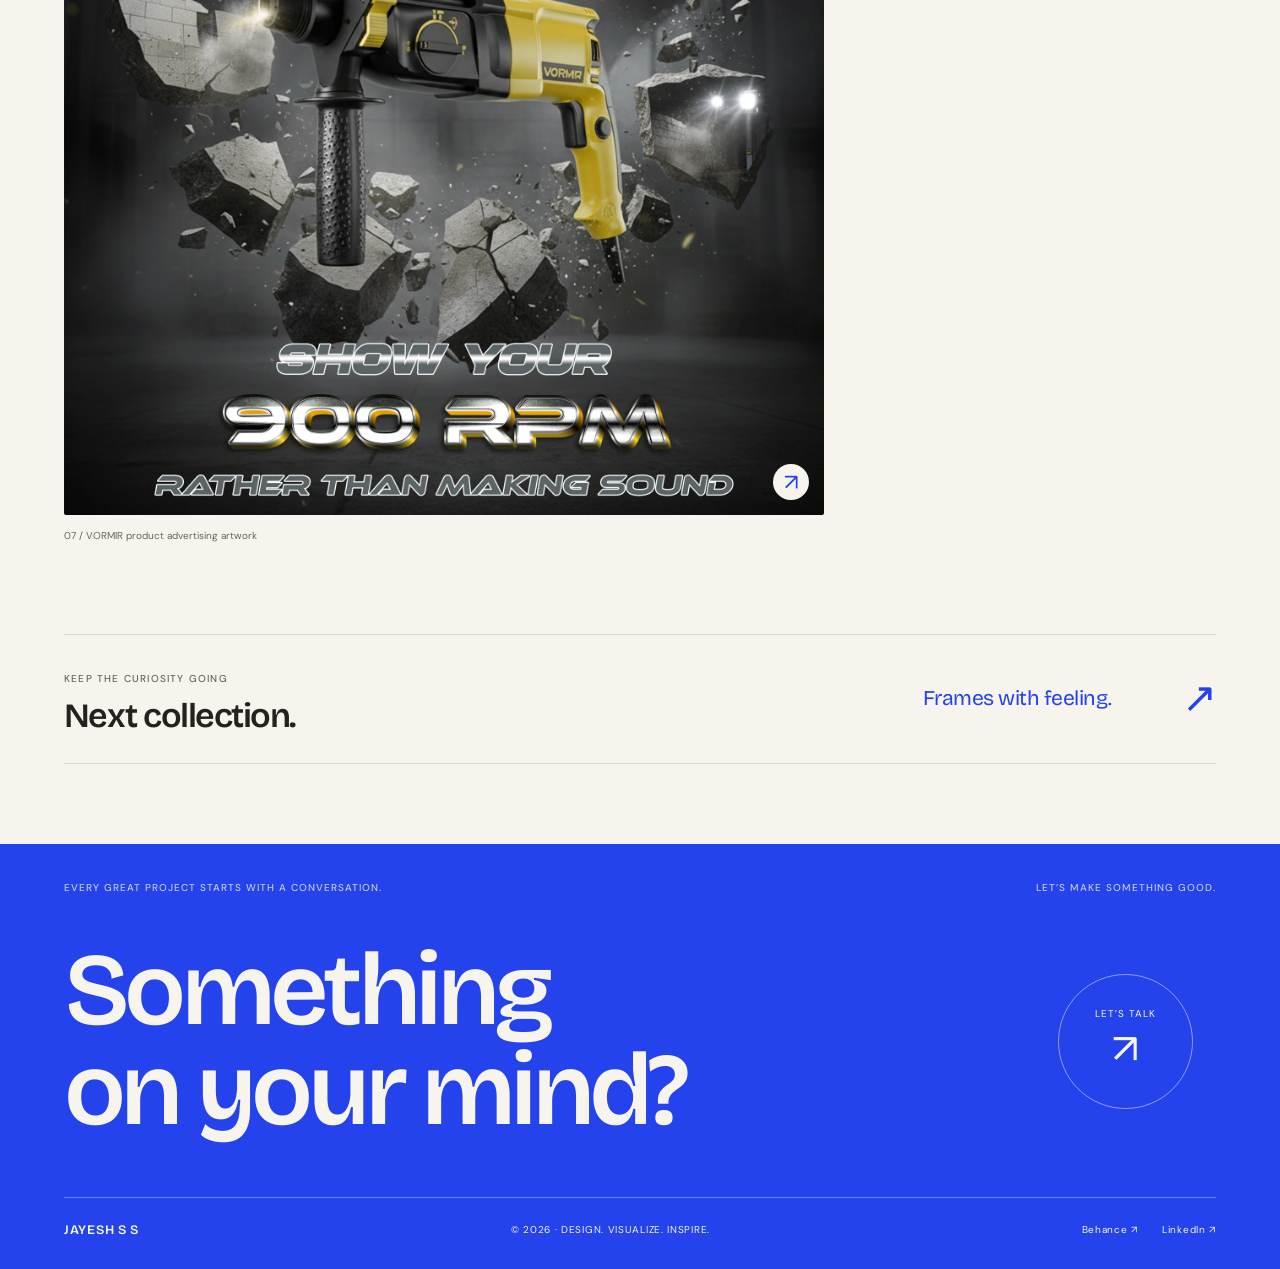
<file: 03-Jayesh-Website-Upload/project-branding.html>
<!DOCTYPE html><html lang="en"><head><meta charset="UTF-8"><meta name="viewport" content="width=device-width, initial-scale=1"><meta name="theme-color" content="#f5f3ec"><meta name="description" content="Characters, campaigns, and visual worlds that make a brand feel distinctive. A collection of work across power tools, product communication, and jewellery."><meta property="og:title" content="A World Of Its Own. — Jayesh S S"><meta property="og:description" content="Characters, campaigns, and visual worlds that make a brand feel distinctive. A collection of work across power tools, product communication, and jewellery."><meta property="og:type" content="website"><meta property="og:image" content="https://jayesh-ss-creative-portfolio.cuddlycake3.chatgpt.site/assets/Brand5.webp"><title>A World Of Its Own. — Jayesh S S</title><link rel="icon" href="assets/studio-mark.svg" type="image/svg+xml"><link rel="stylesheet" href="assets/studio-fonts.css"><link rel="stylesheet" href="styles.css?v=cv3"><script src="app.js?v=studio2" defer></script></head><body class="project-page"><a class="skip-link" href="#main">Skip to content</a><header class="site-header"><a class="brand" href="index.html" aria-label="Jayesh S S home"><img src="assets/studio-mark.svg" alt="" width="42" height="28"><span>JAYESH S S<small>A CREATIVE PRACTICE</small></span></a><nav class="desktop-nav" aria-label="Main navigation"><a href="index.html#work">The work <sup>04</sup></a><a href="studio.html">The studio</a><a class="nav-cv" href="assets/Jayesh-CV-ATS.pdf" download="Jayesh-CV-ATS.pdf">Download CV <span aria-hidden="true">↓</span></a></nav><a class="header-contact" href="contact.html">Say hello <span aria-hidden="true">↗</span></a><button class="menu-toggle" aria-label="Open navigation" aria-controls="mobile-nav" aria-expanded="false"><span></span><span></span></button></header><nav id="mobile-nav" class="mobile-nav" aria-label="Mobile navigation" hidden><a href="index.html#work">The work <span>01</span></a><a href="studio.html">The studio <span>02</span></a><a href="contact.html">Say hello <span>↗</span></a><a href="assets/Jayesh-CV-ATS.pdf" download="Jayesh-CV-ATS.pdf">Download CV <span aria-hidden="true">↓</span></a><a href="https://linkedin.com/in/jayesh-ss/" target="_blank" rel="noopener noreferrer">LinkedIn <span aria-hidden="true">↗</span></a></nav><main id="main"><section class="project-intro tone-peach"><div class="page-breadcrumb micro"><a href="index.html#work">ALL COLLECTIONS</a><span>/</span><span>02 — A WORLD OF ITS OWN.</span></div><h1>Give a brand<br><em>a little character.</em></h1><div class="project-description"><span class="micro">THE COLLECTION / 02</span><p>Characters, campaigns, and visual worlds that make a brand feel distinctive. A collection of work across power tools, product communication, and jewellery.</p></div><div class="project-facts"><div><span class="micro">DISCIPLINE</span><p>BRAND VISUALIZATION / CAMPAIGN DESIGN</p></div><div><span class="micro">CREATIVE TOOLKIT</span><p>PHOTOSHOP / ILLUSTRATOR / AI WORKFLOWS</p></div></div></section><section class="brand-collection"><div class="collection-note micro"><span>VISUAL STORIES / SELECTED ARTWORK</span><span>SELECT AN IMAGE TO LOOK CLOSER ↗</span></div><div class="brand-grid"><figure><button class="zoom-image" data-zoom="assets/Brand1.webp" data-alt="VORMIR golden energy campaign" aria-label="Enlarge VORMIR golden energy campaign"><img src="assets/Brand1.webp" alt="VORMIR golden energy campaign" loading="lazy"><span aria-hidden="true">↗</span></button><figcaption><span>01 / VORMIR golden energy campaign</span></figcaption></figure><figure><button class="zoom-image" data-zoom="assets/Brand2.webp" data-alt="VORMIR mascot with cordless drill" aria-label="Enlarge VORMIR mascot with cordless drill"><img src="assets/Brand2.webp" alt="VORMIR mascot with cordless drill" loading="lazy"><span aria-hidden="true">↗</span></button><figcaption><span>02 / VORMIR mascot with cordless drill</span></figcaption></figure><figure><button class="zoom-image" data-zoom="assets/Brand3.webp" data-alt="VORMIR character portrait" aria-label="Enlarge VORMIR character portrait"><img src="assets/Brand3.webp" alt="VORMIR character portrait" loading="lazy"><span aria-hidden="true">↗</span></button><figcaption><span>03 / VORMIR character portrait</span></figcaption></figure><figure><button class="zoom-image" data-zoom="assets/Brand4.webp" data-alt="VORMIR workshop character" aria-label="Enlarge VORMIR workshop character"><img src="assets/Brand4.webp" alt="VORMIR workshop character" loading="lazy"><span aria-hidden="true">↗</span></button><figcaption><span>04 / VORMIR workshop character</span></figcaption></figure><figure><button class="zoom-image" data-zoom="assets/Brand5.webp" data-alt="VORMIR character exploration" aria-label="Enlarge VORMIR character exploration"><img src="assets/Brand5.webp" alt="VORMIR character exploration" loading="lazy"><span aria-hidden="true">↗</span></button><figcaption><span>05 / VORMIR character exploration</span></figcaption></figure><figure><button class="zoom-image" data-zoom="assets/Clarus.webp" data-alt="Clarus jewellery campaign" aria-label="Enlarge Clarus jewellery campaign"><img src="assets/Clarus.webp" alt="Clarus jewellery campaign" loading="lazy"><span aria-hidden="true">↗</span></button><figcaption><span>06 / Clarus jewellery campaign</span></figcaption></figure><figure><button class="zoom-image" data-zoom="assets/Product-Design.webp" data-alt="VORMIR product advertising artwork" aria-label="Enlarge VORMIR product advertising artwork"><img src="assets/Product-Design.webp" alt="VORMIR product advertising artwork" loading="lazy"><span aria-hidden="true">↗</span></button><figcaption><span>07 / VORMIR product advertising artwork</span></figcaption></figure></div></section><section class="next-collection"><div><span class="micro">KEEP THE CURIOSITY GOING</span><h2>Next collection.</h2></div><a href="project-motion.html">Frames with feeling.<span aria-hidden="true">↗</span></a></section></main><footer class="site-footer"><div class="footer-top"><span class="micro">EVERY GREAT PROJECT STARTS WITH A CONVERSATION.</span><span class="micro">LET’S MAKE SOMETHING GOOD.</span></div><a class="footer-invite" href="contact.html"><span>Something<br>on your mind?</span><span class="footer-circle">LET’S TALK <b aria-hidden="true">↗</b></span></a><div class="footer-bottom"><a href="index.html">JAYESH S S</a><span>© <span data-year>2026</span> · DESIGN. VISUALIZE. INSPIRE.</span><div><a href="https://www.behance.net/jayeshssss" target="_blank" rel="noopener noreferrer">Behance ↗</a><a href="https://linkedin.com/in/jayesh-ss/" target="_blank" rel="noopener noreferrer">LinkedIn ↗</a></div></div></footer><dialog class="image-dialog" id="image-dialog" aria-label="Enlarged project image"><button class="close-image" aria-label="Close enlarged image">×</button><img id="enlarged-image" alt=""></dialog></body></html>
</file>
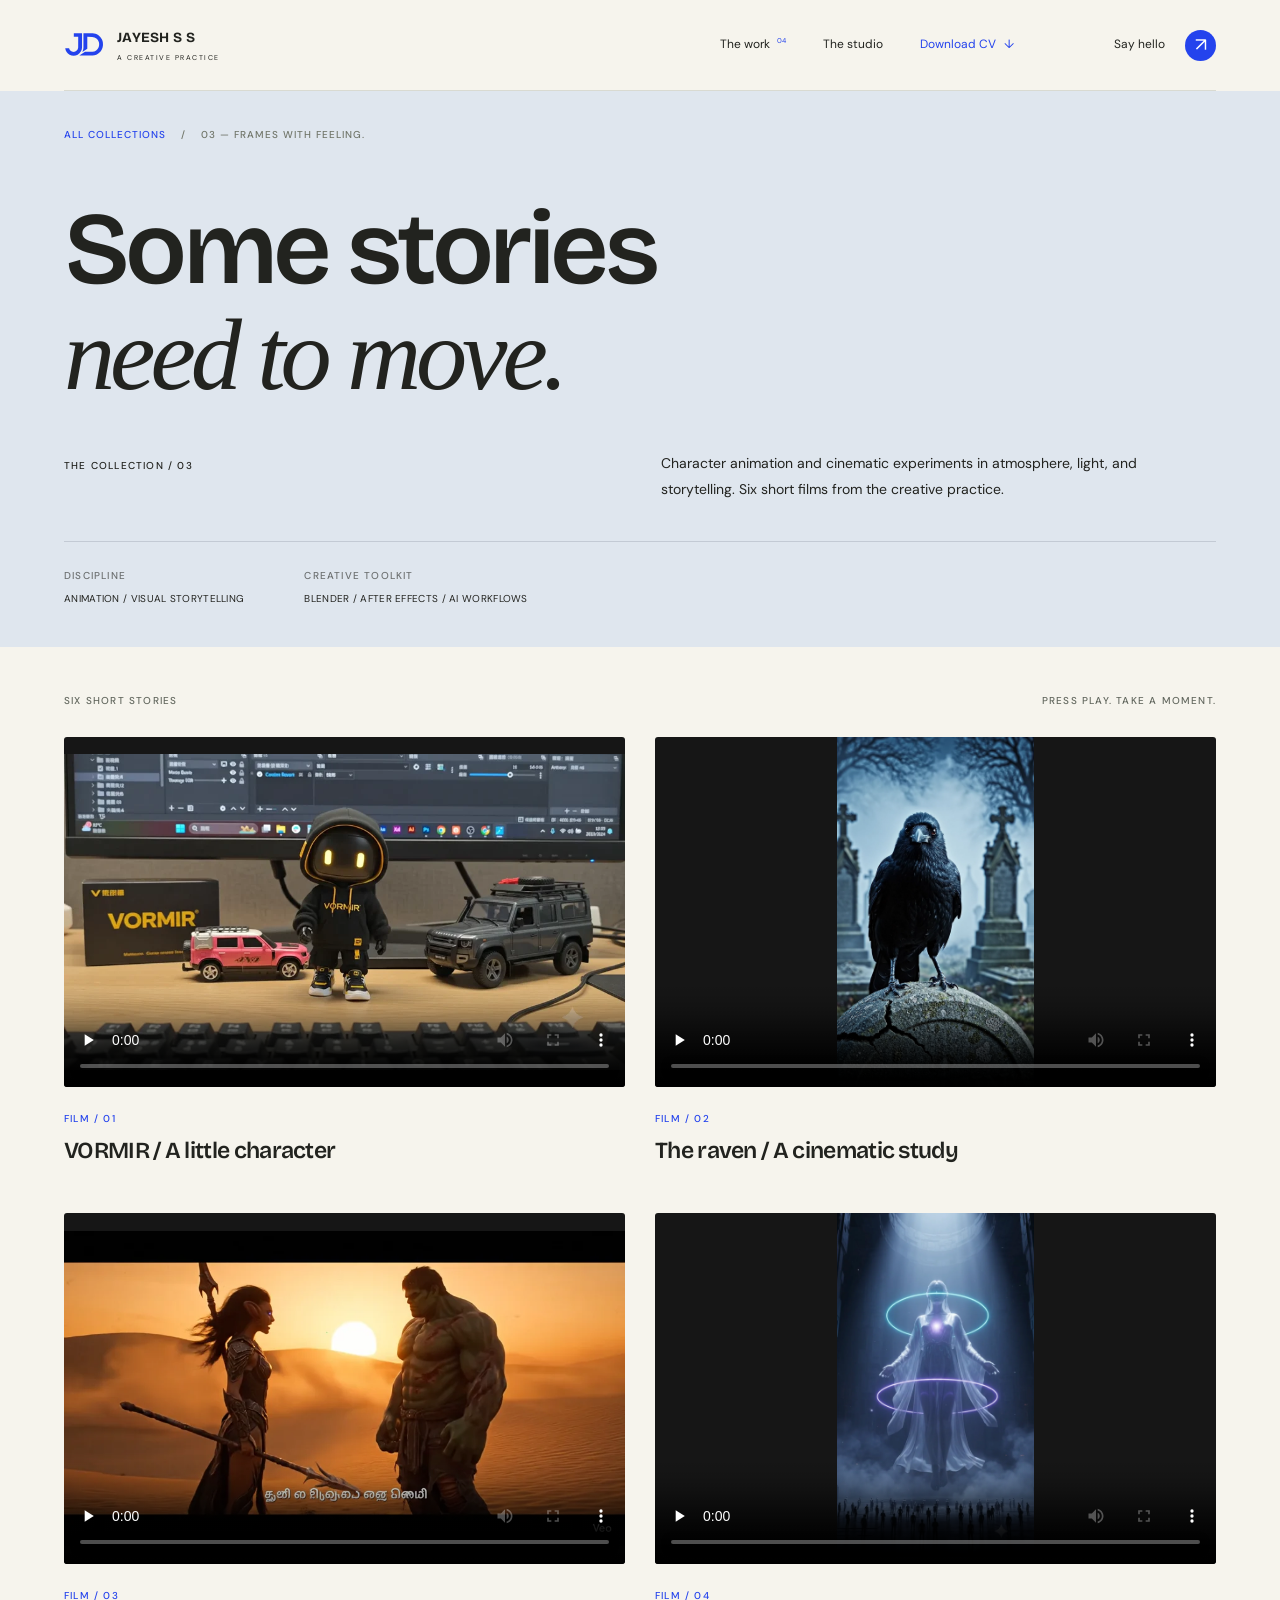
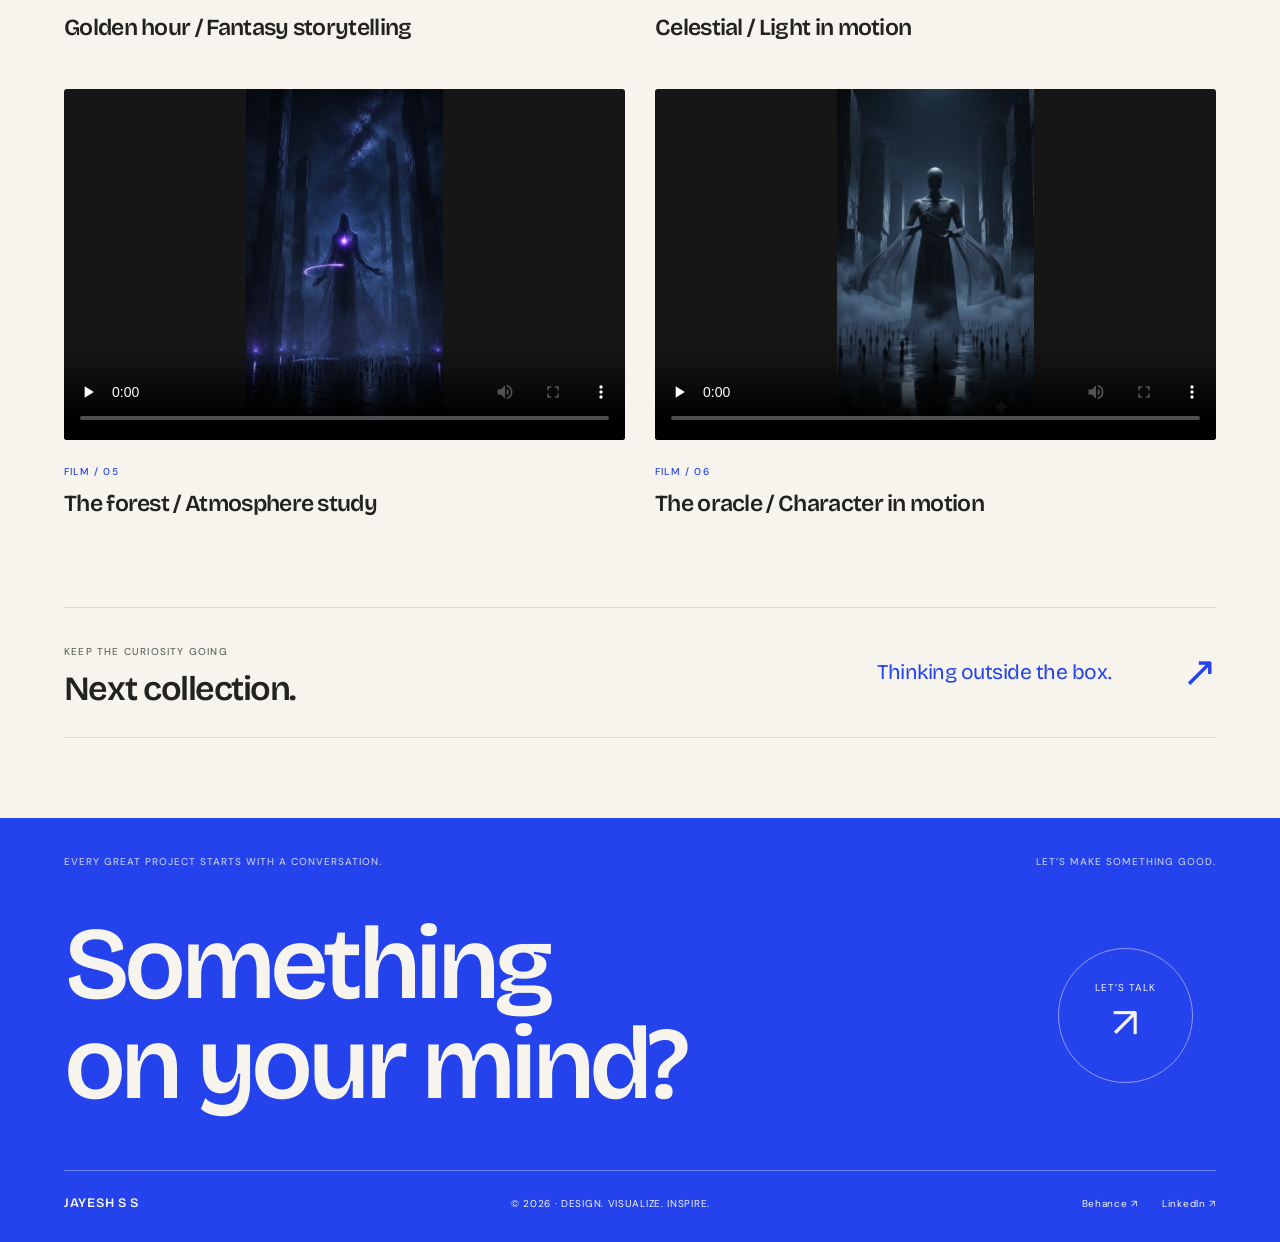
<file: 03-Jayesh-Website-Upload/project-motion.html>
<!DOCTYPE html><html lang="en"><head><meta charset="UTF-8"><meta name="viewport" content="width=device-width, initial-scale=1"><meta name="theme-color" content="#f5f3ec"><meta name="description" content="Character animation and cinematic experiments in atmosphere, light, and storytelling. Six short films from the creative practice."><meta property="og:title" content="Frames With Feeling. — Jayesh S S"><meta property="og:description" content="Character animation and cinematic experiments in atmosphere, light, and storytelling. Six short films from the creative practice."><meta property="og:type" content="website"><meta property="og:image" content="https://jayesh-ss-creative-portfolio.cuddlycake3.chatgpt.site/assets/Brand5.webp"><title>Frames With Feeling. — Jayesh S S</title><link rel="icon" href="assets/studio-mark.svg" type="image/svg+xml"><link rel="stylesheet" href="assets/studio-fonts.css"><link rel="stylesheet" href="styles.css?v=cv3"><script src="app.js?v=studio2" defer></script></head><body class="project-page"><a class="skip-link" href="#main">Skip to content</a><header class="site-header"><a class="brand" href="index.html" aria-label="Jayesh S S home"><img src="assets/studio-mark.svg" alt="" width="42" height="28"><span>JAYESH S S<small>A CREATIVE PRACTICE</small></span></a><nav class="desktop-nav" aria-label="Main navigation"><a href="index.html#work">The work <sup>04</sup></a><a href="studio.html">The studio</a><a class="nav-cv" href="assets/Jayesh-CV-ATS.pdf" download="Jayesh-CV-ATS.pdf">Download CV <span aria-hidden="true">↓</span></a></nav><a class="header-contact" href="contact.html">Say hello <span aria-hidden="true">↗</span></a><button class="menu-toggle" aria-label="Open navigation" aria-controls="mobile-nav" aria-expanded="false"><span></span><span></span></button></header><nav id="mobile-nav" class="mobile-nav" aria-label="Mobile navigation" hidden><a href="index.html#work">The work <span>01</span></a><a href="studio.html">The studio <span>02</span></a><a href="contact.html">Say hello <span>↗</span></a><a href="assets/Jayesh-CV-ATS.pdf" download="Jayesh-CV-ATS.pdf">Download CV <span aria-hidden="true">↓</span></a><a href="https://linkedin.com/in/jayesh-ss/" target="_blank" rel="noopener noreferrer">LinkedIn <span aria-hidden="true">↗</span></a></nav><main id="main"><section class="project-intro tone-blue"><div class="page-breadcrumb micro"><a href="index.html#work">ALL COLLECTIONS</a><span>/</span><span>03 — FRAMES WITH FEELING.</span></div><h1>Some stories<br><em>need to move.</em></h1><div class="project-description"><span class="micro">THE COLLECTION / 03</span><p>Character animation and cinematic experiments in atmosphere, light, and storytelling. Six short films from the creative practice.</p></div><div class="project-facts"><div><span class="micro">DISCIPLINE</span><p>ANIMATION / VISUAL STORYTELLING</p></div><div><span class="micro">CREATIVE TOOLKIT</span><p>BLENDER / AFTER EFFECTS / AI WORKFLOWS</p></div></div></section><section class="motion-section"><div class="collection-note micro"><span>SIX SHORT STORIES</span><span>PRESS PLAY. TAKE A MOMENT.</span></div><div class="film-grid"><article class="film"><div class="film-screen"><video controls playsinline preload="none" poster="assets/motion-03-poster.webp" aria-label="Play VORMIR / A little character"><source src="assets/motion-03.mp4" type="video/mp4">Your browser cannot play this video. <a href="assets/motion-03.mp4">Open the video</a>.</video></div><div class="film-title"><span class="micro">FILM / 01</span><h3>VORMIR / A little character</h3></div></article><article class="film"><div class="film-screen"><video controls playsinline preload="none" poster="assets/motion-04-poster.webp" aria-label="Play The raven / A cinematic study"><source src="assets/motion-04.mp4" type="video/mp4">Your browser cannot play this video. <a href="assets/motion-04.mp4">Open the video</a>.</video></div><div class="film-title"><span class="micro">FILM / 02</span><h3>The raven / A cinematic study</h3></div></article><article class="film"><div class="film-screen"><video controls playsinline preload="none" poster="assets/motion-05-poster.webp" aria-label="Play Golden hour / Fantasy storytelling"><source src="assets/motion-05.mp4" type="video/mp4">Your browser cannot play this video. <a href="assets/motion-05.mp4">Open the video</a>.</video></div><div class="film-title"><span class="micro">FILM / 03</span><h3>Golden hour / Fantasy storytelling</h3></div></article><article class="film"><div class="film-screen"><video controls playsinline preload="none" poster="assets/motion-06-poster.webp" aria-label="Play Celestial / Light in motion"><source src="assets/motion-06.mp4" type="video/mp4">Your browser cannot play this video. <a href="assets/motion-06.mp4">Open the video</a>.</video></div><div class="film-title"><span class="micro">FILM / 04</span><h3>Celestial / Light in motion</h3></div></article><article class="film"><div class="film-screen"><video controls playsinline preload="none" poster="assets/motion-07-poster.webp" aria-label="Play The forest / Atmosphere study"><source src="assets/motion-07.mp4" type="video/mp4">Your browser cannot play this video. <a href="assets/motion-07.mp4">Open the video</a>.</video></div><div class="film-title"><span class="micro">FILM / 05</span><h3>The forest / Atmosphere study</h3></div></article><article class="film"><div class="film-screen"><video controls playsinline preload="none" poster="assets/motion-08-poster.webp" aria-label="Play The oracle / Character in motion"><source src="assets/motion-08.mp4" type="video/mp4">Your browser cannot play this video. <a href="assets/motion-08.mp4">Open the video</a>.</video></div><div class="film-title"><span class="micro">FILM / 06</span><h3>The oracle / Character in motion</h3></div></article></div></section><section class="next-collection"><div><span class="micro">KEEP THE CURIOSITY GOING</span><h2>Next collection.</h2></div><a href="project-packaging.html">Thinking outside the box.<span aria-hidden="true">↗</span></a></section></main><footer class="site-footer"><div class="footer-top"><span class="micro">EVERY GREAT PROJECT STARTS WITH A CONVERSATION.</span><span class="micro">LET’S MAKE SOMETHING GOOD.</span></div><a class="footer-invite" href="contact.html"><span>Something<br>on your mind?</span><span class="footer-circle">LET’S TALK <b aria-hidden="true">↗</b></span></a><div class="footer-bottom"><a href="index.html">JAYESH S S</a><span>© <span data-year>2026</span> · DESIGN. VISUALIZE. INSPIRE.</span><div><a href="https://www.behance.net/jayeshssss" target="_blank" rel="noopener noreferrer">Behance ↗</a><a href="https://linkedin.com/in/jayesh-ss/" target="_blank" rel="noopener noreferrer">LinkedIn ↗</a></div></div></footer><dialog class="image-dialog" id="image-dialog" aria-label="Enlarged project image"><button class="close-image" aria-label="Close enlarged image">×</button><img id="enlarged-image" alt=""></dialog></body></html>
</file>
<file: 03-Jayesh-Website-Upload/assets/studio-fonts.css>
@font-face {
  font-family: 'Bricolage Grotesque';
  font-style: normal;
  font-weight: 400;
  font-stretch: normal;
  font-display: swap;
  src: url(studio-font-0.ttf) format('truetype');
}
@font-face {
  font-family: 'Bricolage Grotesque';
  font-style: normal;
  font-weight: 500;
  font-stretch: normal;
  font-display: swap;
  src: url(studio-font-1.ttf) format('truetype');
}
@font-face {
  font-family: 'Bricolage Grotesque';
  font-style: normal;
  font-weight: 600;
  font-stretch: normal;
  font-display: swap;
  src: url(studio-font-2.ttf) format('truetype');
}
@font-face {
  font-family: 'Bricolage Grotesque';
  font-style: normal;
  font-weight: 700;
  font-stretch: normal;
  font-display: swap;
  src: url(studio-font-3.ttf) format('truetype');
}
@font-face {
  font-family: 'Bricolage Grotesque';
  font-style: normal;
  font-weight: 800;
  font-stretch: normal;
  font-display: swap;
  src: url(studio-font-4.ttf) format('truetype');
}
@font-face {
  font-family: 'DM Sans';
  font-style: normal;
  font-weight: 400;
  font-display: swap;
  src: url(studio-font-5.ttf) format('truetype');
}
@font-face {
  font-family: 'DM Sans';
  font-style: normal;
  font-weight: 500;
  font-display: swap;
  src: url(studio-font-6.ttf) format('truetype');
}
@font-face {
  font-family: 'DM Sans';
  font-style: normal;
  font-weight: 600;
  font-display: swap;
  src: url(studio-font-7.ttf) format('truetype');
}
@font-face {
  font-family: 'DM Sans';
  font-style: normal;
  font-weight: 700;
  font-display: swap;
  src: url(studio-font-8.ttf) format('truetype');
}
</file>
<file: styles.css>
:root{--paper:#f6f4ed;--ink:#22231f;--blue:#2443ed;--muted:#62675e;--line:#d9dad1;--lilac:#e5e1f0;--peach:#f0e2d9;--mint:#e0e8dd;--sky:#dfe6ee;--body:'DM Sans',Arial,sans-serif;--display:'Bricolage Grotesque','Arial',sans-serif;--ease:cubic-bezier(.2,.8,.2,1)}
*{box-sizing:border-box}
html{scroll-behavior:smooth;scroll-padding-top:30px}
body{margin:0;background:var(--paper);color:var(--ink);font:15px/1.6 var(--body);-webkit-font-smoothing:antialiased}
body.modal-open{overflow:hidden}
h1,h2,h3,p,figure{margin:0}
h1,h2,h3{font-family:var(--display);font-weight:600;line-height:1.04;letter-spacing:-.045em}
h1{font-size:clamp(64px,7.5vw,118px)}
h2{font-size:clamp(42px,5vw,76px)}
h3{font-size:27px}
em{font-family:Georgia,'Times New Roman',serif;font-weight:400;letter-spacing:-.05em}
a{color:inherit;text-decoration:none}
button,input,textarea{font:inherit}
button{background:none;border:0;color:inherit;cursor:pointer}
a,button{-webkit-tap-highlight-color:transparent}
a,button,summary{touch-action:manipulation}
img{display:block;max-width:100%}
button:focus-visible,a:focus-visible,summary:focus-visible{outline:2px solid var(--blue);outline-offset:6px}
input:focus-visible,textarea:focus-visible{outline:2px solid var(--blue);outline-offset:4px}
[hidden]{display:none!important}
::selection{background:var(--blue);color:white}
.micro{font-size:10px;letter-spacing:1.2px;font-weight:500;line-height:1.7}
.sr-only{position:absolute;width:1px;height:1px;padding:0;overflow:hidden;clip:rect(0,0,0,0);white-space:nowrap}
.skip-link{position:fixed;top:-100px;left:15px;z-index:100;background:var(--blue);color:white;padding:12px}
.skip-link:focus{top:10px}
.site-header{height:91px;margin:0 5%;border-bottom:1px solid var(--line);display:flex;align-items:center;justify-content:space-between;gap:25px;position:relative;z-index:10}
.brand{display:flex;align-items:center;gap:13px;font-family:var(--display);font-weight:700;font-size:14px;letter-spacing:.02em;white-space:nowrap}
.brand img{width:40px;height:27px}
.brand small{font-family:var(--body);font-size:7px;font-weight:400;letter-spacing:1.5px;display:block;margin-top:2px}
.desktop-nav{display:flex;gap:37px;margin-left:auto;margin-right:75px;font-size:12px}
.desktop-nav a{position:relative}
.desktop-nav a:after{content:'';position:absolute;bottom:-5px;left:0;width:0;height:1px;background:var(--blue);transition:width .3s}
.desktop-nav a:hover:after{width:100%}
.desktop-nav sup{font-size:7px;color:var(--blue);margin-left:4px}
.header-contact{font-size:12px;display:flex;align-items:center;gap:20px}
.header-contact>span{background:var(--blue);color:white;border-radius:50%;width:31px;height:31px;display:grid;place-items:center;font-size:19px;transition:transform .3s}
.header-contact:hover>span{transform:rotate(45deg)}
.menu-toggle{display:none}
.mobile-nav{position:absolute;left:0;right:0;top:76px;padding:20px 6% 35px;background:var(--paper);z-index:30;border-bottom:1px solid var(--line)}
.mobile-nav a{display:flex;justify-content:space-between;font-family:var(--display);font-size:32px;padding:14px 0;border-bottom:1px solid var(--line)}
.mobile-nav a span{color:var(--blue);font-family:var(--body);font-size:14px}
.studio-hero{padding:31px 5% 37px;overflow:hidden}
.hero-intro{display:flex;justify-content:space-between;align-items:center;gap:20px}
.hero-intro p{font-size:10px;letter-spacing:1.3px;line-height:1.6}
.hero-intro p:last-child{text-align:right}
.hero-intro>.micro{color:var(--muted);font-size:10px}
.hero-name{position:relative;text-align:center;font-size:clamp(135px,19.5vw,330px);font-weight:800;letter-spacing:-.08em;color:var(--blue);line-height:.91;margin-top:30px;padding-right:.07em;white-space:nowrap}
.name-dot{letter-spacing:-.09em}
.name-ss{position:absolute;right:3%;top:8%;font-size:.065em;width:2.7em;height:2.7em;border:1px solid var(--blue);border-radius:50%;display:grid;place-items:center;letter-spacing:-.04em;transform:rotate(12deg);font-weight:500}
.project-wall{height:375px;position:relative;max-width:1160px;margin:-7px auto 0}
.postcard{position:absolute;background:#fffdf7;padding:12px 12px 10px;box-shadow:0 15px 35px #24252724,0 2px 4px #2425271c;transition:transform .5s var(--ease),box-shadow .5s;transform-origin:50% 60%;display:block}
.postcard:hover,.postcard:focus-visible{transform:translateY(-14px) rotate(0);box-shadow:0 25px 45px #24252730;z-index:5}
.postcard-image{overflow:hidden;background:#e0dfdc}
.postcard-image img{width:100%;height:100%;object-fit:cover}
.postcard>span:last-child{font-size:7px;letter-spacing:.7px;display:flex;justify-content:space-between;align-items:center;margin-top:9px}
.postcard>span:last-child b{font-size:16px;line-height:1;font-weight:400}
.postcard-one{width:25%;left:13%;top:27px;transform:rotate(-10deg);z-index:1}
.postcard-one .postcard-image{height:242px}
.postcard-one img{object-position:center 52%}
.postcard-two{width:26%;left:37%;top:6px;transform:rotate(4deg);z-index:3}
.postcard-two .postcard-image{height:285px;background:#c9cbca}
.postcard-two img{object-fit:cover;object-position:center 54%}
.postcard-three{width:27%;left:62%;top:48px;transform:rotate(11deg);z-index:2}
.postcard-three .postcard-image{height:230px}
.postcard .tape{position:absolute;width:85px;height:28px;top:-15px;left:calc(50% - 42px);background:#e5b6aa99;transform:rotate(-9deg);backdrop-filter:blur(2px);box-shadow:1px 1px 2px #2221;clip-path:polygon(0 4%,98% 0,100% 91%,2% 100%);z-index:2}
.wall-note{position:absolute;color:var(--blue);font:italic 18px/1.2 Georgia,serif;max-width:130px}
.wall-note svg{width:82px;height:52px;fill:none;stroke:currentColor;stroke-width:1.5;display:block}
.note-one{top:100px;left:0;transform:rotate(-11deg)}
.note-one svg{margin-left:20px;margin-top:5px}
.note-two{top:52px;right:-1%;transform:rotate(9deg)}
.note-two svg{margin-top:13px;margin-left:15px}
.hero-outro{display:flex;justify-content:space-between;align-items:center;gap:30px;border-bottom:1px solid var(--line);padding:25px 0 28px}
.hero-outro>p{font-family:var(--display);font-size:26px;letter-spacing:-.7px;line-height:1.15}
.hero-outro>div>p{font-size:11px;color:#64675f;line-height:1.9}
.hero-outro>div{padding-right:5%}
.inline-link{display:inline-flex;align-items:center;gap:30px;color:var(--blue);font-size:10px;letter-spacing:1px;font-weight:500;padding-bottom:5px;border-bottom:1px solid currentColor}
.inline-link>span{font-size:20px;line-height:1;transition:transform .3s}
.inline-link:hover>span{transform:translate(3px,-3px)}
.hero-outro .inline-link{margin-top:17px}
.work-section,.practice-section,.model-section{padding:70px 5% 95px}
.section-kicker{display:flex;justify-content:space-between;align-items:center;gap:20px;color:var(--muted)}
.work-heading{display:flex;align-items:flex-end;justify-content:space-between;gap:30px;margin-top:28px}
.work-heading h2{font-size:clamp(46px,5.3vw,82px)}
.work-heading p{font-size:12px;color:#71756a;line-height:1.9;padding:0 3% 6px 0}
.filters{display:flex;gap:28px;align-items:center;margin:42px 0 40px;border-bottom:1px solid var(--line);padding-bottom:0;flex-wrap:wrap}
.filters button{padding:0 0 15px;position:relative;font-size:11px;color:#70736b}
.filters button.active{color:var(--blue)}
.filters button:after{content:'';height:2px;background:var(--blue);position:absolute;bottom:-1px;left:0;width:0;transition:width .3s}
.filters button.active:after,.filters button:hover:after{width:100%}
.filters sup{font-size:7px;margin-left:6px}
.work-grid{display:grid;grid-template-columns:1fr 1fr;gap:0 45px;align-items:start}
.work-card{min-width:0;margin-bottom:60px}
.work-card:nth-child(even){padding-top:115px;margin-bottom:0}
.work-grid.filtered .work-card{padding-top:0;margin-bottom:0}
.work-art{height:440px;position:relative;display:flex;align-items:center;justify-content:center;padding:57px 40px 65px;overflow:hidden;border-radius:2px}
.tone-lilac{background:var(--lilac)}
.tone-peach{background:var(--peach)}
.tone-blue{background:var(--sky)}
.tone-mint{background:var(--mint)}
.art-meta{position:absolute;left:23px;right:23px;top:20px;display:flex;justify-content:space-between;align-items:center;font-size:10px;letter-spacing:1px}
.art-open{width:28px;height:28px;border:1px solid #2226;border-radius:50%;display:grid;place-items:center;font-size:17px;transition:background .25s,color .25s}
.work-art>img{width:100%;height:100%;object-fit:contain;filter:drop-shadow(0 12px 12px #21252920);transition:transform .6s var(--ease)}
.work-art:hover>img{transform:scale(1.045)}
.work-art:hover .art-open{background:var(--ink);color:var(--paper)}
.art-bottom{position:absolute;bottom:20px;left:23px;right:23px;display:flex;justify-content:space-between;align-items:center;font-size:10px;letter-spacing:1px}
.art-bottom span{font-size:19px}
.work-card[data-category=motion] .work-art>img{width:auto;max-width:100%}
.work-caption{display:flex;justify-content:space-between;align-items:center;gap:12px;margin-top:22px}
.work-caption h3{font-size:28px;line-height:1.12}
.work-caption>span{font-size:22px;color:var(--blue)}
.work-card>p{font-size:10px;color:var(--muted);margin-top:9px;letter-spacing:.2px}
.more-work{display:flex;justify-content:space-between;align-items:center;border-top:1px solid var(--line);margin-top:35px;padding-top:25px}
.more-work>.micro{font-size:10px;color:var(--muted)}
.studio-preview{margin:0 5% 100px;display:grid;grid-template-columns:1.25fr 1fr;background:#e7e5f1;padding:65px 6%;gap:45px;align-items:center;border-radius:2px}
.studio-preview-copy>.micro{color:#616271}
.studio-preview-copy h2{font-size:clamp(41px,4.1vw,62px);margin-top:23px;line-height:1.08}
.studio-preview-copy p{font-size:13px;color:#656572;max-width:310px;margin-top:23px;line-height:1.9}
.button{display:inline-flex;align-items:center;justify-content:space-between;gap:28px;padding:14px 22px;border-radius:30px;font-size:11px;transition:background .25s,transform .25s}
.button>span{font-size:21px;line-height:1}
.button:hover{transform:translateY(-3px)}
.button-blue{background:var(--blue);color:white}
.button-blue:hover{background:#152bc2}
.studio-preview .button{margin-top:30px}
.dimension-art{color:var(--blue);transform:rotate(-9deg)}
.dimension-art svg{display:block;width:100%;height:auto}
.dimension-art>span{display:block;text-align:center;font-size:10px;letter-spacing:1.4px;margin-top:2px}
.site-footer{background:var(--blue);color:var(--paper);padding:35px 5% 28px}
.footer-top{display:flex;justify-content:space-between;gap:20px}
.footer-top>.micro{font-size:10px;letter-spacing:1px;opacity:.75}
.footer-invite{display:flex;justify-content:space-between;gap:30px;align-items:center;padding:45px 0 55px}
.footer-invite>span:first-child{font:600 clamp(50px,8vw,126px)/.98 var(--display);letter-spacing:-.055em}
.footer-circle{border:1px solid #f6f4ed80;border-radius:50%;width:135px;height:135px;flex:none;display:flex;flex-direction:column;align-items:center;justify-content:center;font-size:10px;letter-spacing:1px;margin-right:2%;transition:background .3s,color .3s}
.footer-circle b{font-size:42px;font-weight:400;line-height:1.3}
.footer-invite:hover .footer-circle{background:var(--paper);color:var(--blue)}
.footer-bottom{display:flex;justify-content:space-between;align-items:center;border-top:1px solid #f6f4ed55;padding-top:22px;gap:20px;font-size:10px;letter-spacing:.7px}
.footer-bottom>a{font-family:var(--display);font-size:13px;font-weight:600}
.footer-bottom>div{display:flex;gap:24px}
.site-footer :focus-visible{outline-color:var(--paper)}
.page-intro{padding:35px 5% 55px}
.page-breadcrumb{display:flex;align-items:center;gap:15px;color:#71766a;font-size:10px;letter-spacing:1px}
.page-breadcrumb a{color:var(--blue)}
.studio-title{display:flex;justify-content:space-between;align-items:center;gap:30px;margin-top:55px}
.studio-title h1{font-size:clamp(62px,8vw,125px)}
.doodle-face{display:block;width:110px;height:110px;color:var(--blue);transform:rotate(13deg);margin-right:5%}
.doodle-face svg{fill:none;stroke:currentColor;stroke-width:2}
.studio-bio{padding:20px 5% 100px;display:grid;grid-template-columns:1fr 1.08fr;gap:10%;align-items:center}
.character-figure>div{height:545px;background:#e2e3e0;overflow:hidden}
.character-figure img{width:100%;height:100%;object-fit:cover;object-position:50% 47%}
.character-figure figcaption{display:flex;justify-content:space-between;gap:15px;font-size:10px;letter-spacing:.6px;color:var(--muted);margin-top:12px}
.bio-copy>.micro{color:var(--blue)}
.bio-copy h2{font-size:clamp(39px,4vw,60px);line-height:1.1;margin-top:20px}
.bio-copy>p{font-size:13px;line-height:1.9;color:#686d61;margin-top:21px;max-width:450px}
.current-role{display:flex;align-items:center;gap:13px;border-top:1px solid var(--line);border-bottom:1px solid var(--line);padding:20px 0;margin:27px 0}
.status-dot{width:7px;height:7px;border-radius:50%;background:#498264;flex:none}
.current-role p{font-size:11px}
.current-role small{font-size:10px;letter-spacing:1px;display:block;color:var(--muted);margin-bottom:3px}
.practice-section{background:#edece5}
.practice-section>h2{margin:28px 0 48px}
.service-list{margin-left:28%;border-top:1px solid #c8cbc0}
.service-list details{border-bottom:1px solid #c8cbc0}
.service-list summary{display:flex;align-items:center;gap:30px;padding:26px 0;list-style:none;cursor:pointer}
.service-list summary::-webkit-details-marker{display:none}
.service-list summary>span{font-size:10px;color:var(--muted)}
.service-list h3{font-size:26px;flex:1;line-height:1.1}
.service-list summary>b{font-size:24px;font-weight:400;color:var(--blue);transition:transform .25s}
.service-list details[open] summary>b{transform:rotate(45deg)}
.service-list details[open] h3{color:var(--blue)}
.service-body{padding:0 38px 26px 44px}
.service-body p{font-size:13px;color:#71766a;max-width:550px;line-height:1.8}
.service-body .micro{display:block;margin-top:17px;color:var(--blue);font-size:10px}
.tool-note{margin:38px 0 0 28%}
.tool-note>.micro{font-size:10px;color:var(--muted)}
.tool-note p{font-size:11px;margin-top:7px}
.journey-section{padding:90px 5% 110px;display:grid;grid-template-columns:1fr 1.2fr;gap:10%}
.journey-section>div>.micro{color:var(--muted)}
.journey-section h2{font-size:clamp(43px,4.5vw,68px);margin-top:24px;line-height:1.1}
.timeline article{padding:0 0 30px 25px;border-left:1px solid var(--line);position:relative}
.timeline article:before{content:'';position:absolute;width:7px;height:7px;border-radius:50%;background:var(--blue);left:-4px;top:8px}
.timeline article+article{padding-top:20px}
.timeline article+article:before{top:28px;background:var(--paper);border:1px solid #a7afa0}
.timeline article:last-child{padding-bottom:0}
.timeline article>.micro{font-size:10px;color:var(--blue)}
.timeline h3{font-size:27px;margin-top:14px;line-height:1.2}
.timeline article>p{font-size:12px;margin-top:9px}
.timeline article>span:not(.micro){font-size:10px;color:var(--muted)}
.timeline .role-detail{font-size:11px;color:#7b8074;line-height:1.8;max-width:380px;margin-top:13px}
.project-intro{padding:35px 5% 40px}
.project-intro h1{margin-top:54px;font-size:clamp(65px,8vw,123px);line-height:1.03}
.project-description{display:grid;grid-template-columns:1fr 1.15fr;gap:10%;margin-top:42px;align-items:start}
.project-description .micro{font-size:10px;padding-top:6px}
.project-description>p{font-size:14px;line-height:1.85;max-width:540px}
.project-facts{display:flex;gap:60px;border-top:1px solid #1b243b25;padding-top:20px;margin-top:38px}
.project-facts .micro{font-size:10px;opacity:.6}
.project-facts p{font-size:10px;margin-top:5px;letter-spacing:.3px}
.project-feature{padding:55px 5% 0}
.project-feature>img{width:100%;max-height:720px;object-fit:contain;background:#111}
.image-caption{display:flex;justify-content:space-between;gap:20px;margin-top:13px;font-size:10px;color:var(--muted)}
.model-section h2{margin-top:25px;font-size:clamp(42px,4.4vw,68px)}
.model-tabs{display:flex;gap:10px;margin-top:35px;margin-bottom:24px}
.model-tabs button{font-size:12px;padding:10px 20px;border:1px solid #c6cbc1;border-radius:25px}
.model-tabs button[aria-pressed=true]{background:var(--blue);color:white;border-color:var(--blue)}
.model-layout{display:grid;grid-template-columns:1.5fr 1fr;gap:7%;align-items:center}
.model-stage{height:450px;background:#e7e5ef;position:relative;border-radius:3px;overflow:hidden}
model-viewer{display:block;width:100%;height:450px;--progress-bar-color:#2443ed;--poster-color:#e7e5ef}
.model-loading{position:absolute;inset:0;display:grid;place-content:center;text-align:center;background:#e7e5ef;pointer-events:none;transition:opacity .3s;font-size:12px;line-height:1.8;padding:25px}
.model-loading.loaded{opacity:0}
.loading-dot{width:24px;height:24px;border:2px solid #b0b5d0;border-top-color:var(--blue);border-radius:50%;margin:0 auto 15px;animation:spin 1s linear infinite}
@keyframes spin{to{transform:rotate(360deg)}
}
.fallback-cube{font-size:85px;line-height:1;color:var(--blue);margin:0 auto 15px}
.model-info>.micro{font-size:10px;color:var(--blue)}
.model-info h3{font-size:32px;margin-top:13px}
.model-info>p{font-size:12px;line-height:1.9;color:#72776a;margin-top:19px}
.model-info ul{font-size:11px;line-height:2.3;color:#696f60;padding-left:18px;margin:18px 0}
.model-info>.model-hint{border-top:1px solid var(--line);padding-top:17px;font-size:10px;line-height:1.8}
.model-info .inline-link{margin-top:22px;font-size:10px;gap:18px}
.brand-collection,.motion-section,.packaging-section{padding:45px 5% 90px}
.collection-note{display:flex;justify-content:space-between;align-items:center;gap:20px;color:var(--muted);margin-bottom:28px;font-size:10px}
.brand-grid{display:grid;grid-template-columns:repeat(3,minmax(0,1fr));gap:35px 25px;align-items:start}
.brand-grid figure:first-child{grid-column:1/-1}
.brand-grid figure:last-child{grid-column:span 2}
.zoom-image{padding:0;display:block;position:relative;width:100%;background:#e3e3da;overflow:hidden;border-radius:2px}
.zoom-image img{width:100%;height:auto;transition:transform .6s var(--ease)}
.zoom-image:hover img{transform:scale(1.015)}
.zoom-image>span{position:absolute;right:15px;bottom:15px;width:36px;height:36px;border-radius:50%;background:var(--paper);color:var(--blue);display:grid;place-items:center;font-size:23px}
.brand-grid figure:first-child img{max-height:720px;object-fit:cover}
.brand-grid figcaption{font-size:10px;color:var(--muted);margin-top:13px}
.film-grid{display:grid;grid-template-columns:1fr 1fr;gap:48px 30px}
.film-screen{background:#161616;border-radius:3px;overflow:hidden}
.film-screen video{width:100%;display:block;aspect-ratio:16/10;object-fit:contain;max-height:550px}
.film-title{margin-top:18px}
.film-title .micro{color:var(--blue);font-size:10px}
.film-title h3{font-size:23px;margin-top:8px;letter-spacing:-.03em;line-height:1.2}
.packaging-image img{max-height:780px;object-fit:contain;background:#121212}
.packaging-story{display:grid;grid-template-columns:.6fr 1.3fr 1fr;gap:40px;margin-top:55px;align-items:start}
.packaging-story>.micro{color:var(--blue);font-size:10px;padding-top:7px}
.packaging-story h2{font-size:42px;line-height:1.12}
.packaging-story p{font-size:13px;color:#747a6c;line-height:1.9;padding-top:6px}
.next-collection{margin:0 5% 80px;border-top:1px solid var(--line);border-bottom:1px solid var(--line);padding:30px 0;display:flex;align-items:center;justify-content:space-between;gap:30px}
.next-collection .micro{font-size:10px;color:var(--muted)}
.next-collection h2{font-size:34px;margin-top:9px}
.next-collection>a{display:flex;align-items:center;gap:70px;color:var(--blue);font-size:21px;font-family:var(--display);letter-spacing:-.5px}
.next-collection>a span{font-size:42px}
.image-dialog{padding:0;border:0;width:fit-content;height:fit-content;background:transparent;max-width:96vw;max-height:95dvh;overflow:visible}
.image-dialog::backdrop{background:#111c;backdrop-filter:blur(12px)}
.image-dialog img{max-height:90dvh;max-width:92vw;object-fit:contain}
.close-image{position:fixed;top:15px;right:20px;width:43px;height:43px;background:var(--paper);color:var(--ink);border-radius:50%;font-size:28px;display:grid;place-items:center;line-height:1;z-index:2}
.close-image:hover{background:var(--blue);color:white}
.contact-page{background:var(--blue)}
.contact-page .site-header{background:var(--paper);margin:0;padding:0 5%;border:0}
.contact-page-section{padding:35px 5% 25px;color:var(--paper)}
.contact-kicker{display:flex;justify-content:space-between;gap:20px}
.contact-kicker .micro{font-size:10px;opacity:.7}
.contact-page-section>h1{font-size:clamp(64px,8.5vw,130px);margin-top:46px;line-height:1.01;position:relative}
.hello-dot{font-family:var(--body);font-size:.75em;display:inline-block;margin-left:.5em;font-weight:400}
.contact-columns{display:grid;grid-template-columns:1fr 1.1fr;gap:10%;align-items:start;margin:60px 0 70px}
.contact-details>p:first-child{font-size:13px;line-height:2;opacity:.83}
.big-email{font-family:var(--display);font-size:clamp(22px,2.1vw,34px);letter-spacing:-.03em;display:inline-flex;align-items:center;gap:20px;margin-top:35px;border-bottom:1px solid #fff8;padding-bottom:8px}
.copy-email{display:block;font-size:10px;letter-spacing:1px;opacity:.8;padding:10px 0}
.copy-email span{margin-left:10px;font-size:15px}
.copy-status{font-size:11px;min-height:20px}
.contact-socials{display:grid;grid-template-columns:1fr 1fr;gap:0 25px;margin-top:20px;max-width:380px}
.contact-socials a{font-size:11px;display:flex;align-items:center;justify-content:space-between;gap:20px;border-bottom:1px solid #fff4;padding:13px 0}
.contact-socials span{font-size:16px}
.contact-note{font:italic 27px Georgia,serif;transform:rotate(-6deg);margin-top:50px;opacity:.85}
.contact-note>span{font-size:45px;margin-left:25px;vertical-align:middle}
.contact-form-card{background:var(--paper);color:var(--ink);padding:35px;border-radius:3px;box-shadow:0 18px 50px #122aa82e}
.contact-form-card>.micro{font-size:10px;color:var(--blue)}
.contact-form-card h2{font-size:29px;margin-top:12px;letter-spacing:-1px}
.contact-form-card form{margin-top:30px}
form label{display:flex;flex-direction:column;font-size:10px;gap:9px}
.form-row{display:grid;grid-template-columns:1fr 1fr;gap:22px;margin-bottom:25px}
input,textarea{width:100%;border:0;background:none;border-bottom:1px solid #b9c0ae;border-radius:0;padding:8px 0 12px;min-height:42px;font-size:12px;color:var(--ink)}
textarea{resize:vertical;min-height:100px}
input::placeholder,textarea::placeholder{color:#8c9383}
.honeypot{position:absolute;left:-10000px;width:1px;height:1px;overflow:hidden}
.form-bottom{display:flex;justify-content:space-between;align-items:center;gap:15px;margin-top:25px}
.form-bottom>span{font-size:10px;letter-spacing:.7px;max-width:130px;line-height:1.8;color:#818976}
.form-bottom .button{padding:12px 18px;font-size:10px;white-space:nowrap;gap:20px}
.form-bottom .button:disabled{opacity:.6;cursor:wait}
.form-status{font-size:11px;line-height:1.8;margin-top:15px;color:#4e5b3b}
.contact-bottom{display:flex;justify-content:space-between;gap:20px;padding-top:20px;border-top:1px solid #fff5;font-size:10px;opacity:.8}
.contact-details :focus-visible,.contact-bottom :focus-visible{outline-color:var(--paper)}
@media(min-width:1700px){.site-header,.studio-hero,.work-section,.page-intro,.studio-bio,.practice-section,.journey-section,.project-intro,.project-feature,.model-section,.brand-collection,.motion-section,.packaging-section,.contact-page-section{padding-left:max(5%,calc((100vw - 1540px)/2));padding-right:max(5%,calc((100vw - 1540px)/2))}
.site-header{margin:0}
.hero-name{font-size:300px}
.project-wall{height:410px}
.work-art{height:530px}
.studio-preview{max-width:1540px;margin-left:auto;margin-right:auto}
}
@media(max-width:1100px){.desktop-nav{margin-right:30px}
.hero-name{font-size:20vw}
.project-wall{height:330px}
.postcard-one .postcard-image{height:202px}
.postcard-two .postcard-image{height:245px}
.postcard-three .postcard-image{height:190px}
.wall-note{font-size:15px;max-width:100px}
.note-one{top:90px}
.note-two{right:0;top:35px}
.work-grid{gap:0 30px}
.work-art{height:375px;padding:55px 28px 60px}
.work-caption h3{font-size:24px}
.studio-preview{padding:50px 5%;gap:30px}
.studio-bio{gap:7%}
.character-figure>div{height:490px}
.service-list{margin-left:20%}
.tool-note{margin-left:20%}
.project-intro h1{font-size:8.2vw}
.project-description{gap:7%}
.packaging-story{grid-template-columns:.6fr 1.4fr;gap:30px}
.packaging-story p{grid-column:2}
.contact-columns{gap:7%}
.contact-form-card{padding:28px}
.big-email{font-size:24px;gap:14px}
}
@media(max-width:800px){.site-header{height:76px;gap:16px}
.desktop-nav{gap:25px;margin-right:20px;font-size:11px}
.brand{font-size:12px}
.brand small{font-size:7px;letter-spacing:1.2px}
.brand img{width:32px}
.header-contact{font-size:11px;gap:12px}
.hero-intro p{font-size:10px;letter-spacing:.8px}
.hero-intro>.micro{font-size:10px;letter-spacing:.8px}
.hero-name{margin-top:32px}
.project-wall{height:285px;margin-top:2px}
.postcard{padding:9px 9px 8px}
.postcard>span:last-child{font-size:6px;letter-spacing:.5px;margin-top:7px}
.postcard-one{left:10%;width:27%;top:22px}
.postcard-two{left:36%;width:29%;top:5px}
.postcard-three{left:63%;width:28%;top:40px}
.postcard-one .postcard-image{height:170px}
.postcard-two .postcard-image{height:210px}
.postcard-three .postcard-image{height:158px}
.wall-note{font-size:12px;max-width:80px}
.wall-note svg{width:62px;height:40px}
.note-one{top:95px;left:-2%}
.note-two{right:-3%;top:15px}
.hero-outro>p{font-size:22px}
.hero-outro>div>p{font-size:10px}
.hero-outro>div{padding:0}
.hero-outro .inline-link{font-size:10px}
.work-section,.practice-section,.model-section{padding-top:55px;padding-bottom:70px}
.work-heading h2{font-size:51px}
.work-heading p{font-size:11px;padding:0}
.filters{gap:22px;margin-top:32px;margin-bottom:30px}
.filters button{font-size:10px}
.work-grid{gap:0 25px}
.work-art{height:315px;padding:55px 25px 56px}
.art-meta{left:18px;right:18px;top:15px;font-size:10px}
.art-bottom{font-size:10px;left:18px;right:18px;bottom:16px}
.work-card:nth-child(even){padding-top:90px}
.work-caption h3{font-size:22px}
.work-card>p{font-size:10px}
.studio-preview{margin-bottom:70px;gap:25px;padding:40px}
.studio-preview-copy h2{font-size:39px}
.studio-preview-copy p{font-size:12px}
.studio-preview .button{font-size:10px;padding:12px 17px;gap:20px}
.footer-circle{width:110px;height:110px}
.footer-invite{padding:40px 0}
.page-intro{padding-bottom:40px}
.studio-title h1{font-size:64px}
.doodle-face{width:80px;height:80px;margin-right:0}
.studio-bio{gap:6%;padding-bottom:75px}
.character-figure>div{height:445px}
.character-figure figcaption{font-size:10px}
.bio-copy h2{font-size:36px}
.bio-copy>p{font-size:12px}
.current-role{padding:15px 0;margin:22px 0}
.current-role p{font-size:10px}
.service-list{margin-left:13%}
.service-list h3{font-size:23px}
.service-list summary{gap:25px}
.tool-note{margin-left:13%}
.journey-section{gap:6%;padding-top:70px;padding-bottom:80px}
.journey-section h2{font-size:43px}
.timeline h3{font-size:24px}
.project-description>p{font-size:12px}
.project-description{gap:6%;margin-top:32px}
.project-facts{gap:35px;margin-top:28px}
.project-facts p{font-size:10px}
.project-feature{padding-top:35px}
.model-layout{grid-template-columns:1.3fr 1fr;gap:5%}
.model-stage,model-viewer{height:350px}
.model-info h3{font-size:26px}
.model-info p{font-size:11px}
.model-info ul{font-size:10px}
.brand-grid{gap:25px 17px}
.brand-grid figcaption{font-size:10px}
.film-grid{gap:35px 20px}
.film-title h3{font-size:20px}
.packaging-story h2{font-size:36px}
.next-collection>a{font-size:18px;gap:40px}
.next-collection h2{font-size:29px}
.contact-columns{grid-template-columns:1fr 1.2fr;gap:6%}
.big-email{font-size:18px;gap:12px}
.contact-details>p:first-child{font-size:11px}
.contact-form-card{padding:25px}
.contact-form-card h2{font-size:25px}
.contact-form-card .form-row{grid-template-columns:1fr;gap:20px;margin-bottom:20px}
.contact-socials{gap:0 18px}
.contact-socials a{font-size:10px}
.contact-note{font-size:22px}
.form-bottom>span{display:none}
.form-bottom{justify-content:flex-end}
.contact-kicker .micro{font-size:10px}
.contact-page-section>h1{font-size:8.8vw}
.hello-dot{margin-left:.35em}
}
@media(max-width:600px){.site-header{margin:0 6%;height:73px;gap:15px}
.brand{font-size:12px;gap:10px}
.brand img{width:33px}
.brand small{font-size:7px}
.desktop-nav{display:none}
.header-contact{margin-left:auto;font-size:10px;gap:10px}
.header-contact>span{width:26px;height:26px;font-size:17px}
.menu-toggle{width:23px;padding:0;display:flex;flex-direction:column;gap:6px;margin-left:4px;flex-shrink:0}
.menu-toggle span{display:block;width:23px;height:1px;background:var(--ink);transition:transform .25s}
.menu-toggle[aria-expanded=true] span:first-child{transform:translateY(3.5px) rotate(45deg)}
.menu-toggle[aria-expanded=true] span:last-child{transform:translateY(-3.5px) rotate(-45deg)}
.mobile-nav{top:73px}
.studio-hero{padding:24px 6% 10px}
.hero-intro p{font-size:10px;letter-spacing:.7px}
.hero-intro p:last-child{display:none}
.hero-intro>.micro{font-size:10px;white-space:nowrap}
.hero-name{font-size:24vw;letter-spacing:-.08em;margin-top:29px;text-align:left;padding-right:0;line-height:1}
.name-ss{font-size:.12em;right:0;top:0;transform:rotate(12deg);width:2.5em;height:2.5em}
.project-wall{height:280px;margin-top:13px;width:100%}
.postcard{padding:7px 7px 6px}
.postcard-one{width:38%;left:-1%;top:30px;transform:rotate(-12deg)}
.postcard-two{width:43%;left:30%;top:3px;transform:rotate(4deg)}
.postcard-three{width:39%;left:66%;top:55px;transform:rotate(11deg)}
.postcard-one .postcard-image{height:157px}
.postcard-two .postcard-image{height:198px}
.postcard-three .postcard-image{height:147px}
.postcard>span:last-child{font-size:6px;letter-spacing:.15px;line-height:1.4;margin-top:6px}
.postcard>span:last-child b{font-size:11px}
.postcard .tape{width:55px;height:19px;left:calc(50% - 27px);top:-10px}
.wall-note{font-size:12px}
.note-one{top:231px;left:0;transform:rotate(-6deg);max-width:130px}
.note-one svg{position:absolute;width:47px;height:35px;top:-27px;left:78px;transform:rotate(190deg);margin:0}
.note-two{top:4px;right:-2%;font-size:10px;max-width:76px}
.note-two svg{width:42px;height:29px;margin-left:12px;margin-top:0}
.hero-outro{display:block;padding:16px 0 26px}
.hero-outro>p{font-size:26px;line-height:1.12}
.hero-outro>div{display:flex;align-items:flex-end;justify-content:space-between;gap:18px;margin-top:17px}
.hero-outro>div>p{font-size:10px;line-height:1.9;max-width:215px}
.hero-outro>div>p br{display:none}
.hero-outro>div>.inline-link{font-size:0;border:0;flex:none;margin:0;padding:0}
.hero-outro>div>.inline-link>span{font-size:30px;width:42px;height:42px;border:1px solid var(--blue);border-radius:50%;display:grid;place-items:center}
.work-section,.practice-section,.model-section{padding:51px 6% 65px}
.section-kicker .micro{font-size:10px;letter-spacing:.8px}
.section-kicker>.micro:last-child{display:none}
.work-heading{display:block;margin-top:23px}
.work-heading h2{font-size:47px;line-height:1.06}
.work-heading p{font-size:10px;margin-top:18px}
.work-heading p br{display:none}
.filters{gap:20px;margin-top:26px;margin-bottom:25px;flex-wrap:wrap;row-gap:15px}
.filters button{font-size:10px;padding-bottom:10px}
.filters sup{font-size:7px;margin-left:3px}
.work-grid{grid-template-columns:1fr;gap:36px}
.work-card{margin:0!important;padding:0!important}
.work-art{height:auto;aspect-ratio:1/1.07;padding:50px 28px 55px}
.work-caption{margin-top:18px}
.work-caption h3{font-size:26px;letter-spacing:-.04em}
.work-caption>span{font-size:23px}
.work-card>p{font-size:10px;margin-top:8px}
.art-meta{font-size:10px;left:18px;right:18px}
.art-bottom{font-size:10px;left:18px;right:18px}
.work-grid.filtered{gap:0}
.more-work{align-items:flex-start;margin-top:30px;gap:25px;padding-top:20px}
.more-work>.micro{font-size:10px;max-width:145px}
.more-work .inline-link{font-size:10px;gap:15px;white-space:nowrap}
.studio-preview{margin:0 6% 60px;grid-template-columns:1fr;padding:32px 27px 25px;gap:18px}
.studio-preview-copy .micro{font-size:10px}
.studio-preview-copy h2{font-size:39px;margin-top:18px;line-height:1.08}
.studio-preview-copy p{font-size:12px;margin-top:18px}
.studio-preview .button{margin-top:22px;font-size:10px;padding:13px 18px}
.dimension-art{max-width:240px;margin:5px auto 0;width:85%}
.dimension-art>span{font-size:10px}
.site-footer{padding:27px 6% 22px}
.footer-top>.micro{font-size:10px;letter-spacing:.7px;max-width:210px}
.footer-top>.micro:last-child{display:none}
.footer-invite{align-items:flex-end;gap:20px;padding:34px 0 36px}
.footer-invite>span:first-child{font-size:13vw;letter-spacing:-.06em}
.footer-circle{width:67px;height:67px;font-size:10px;letter-spacing:.4px;margin:0 0 4px}
.footer-circle b{font-size:27px}
.footer-bottom{flex-wrap:wrap;gap:15px;padding-top:18px;font-size:10px}
.footer-bottom>a{font-size:12px}
.footer-bottom>span{font-size:10px;letter-spacing:.5px}
.footer-bottom>div{width:100%;gap:25px;font-size:10px}
.page-intro{padding:26px 6% 35px}
.page-breadcrumb{font-size:10px;letter-spacing:.7px;gap:10px;flex-wrap:wrap}
.studio-title{display:block;margin-top:35px;position:relative}
.studio-title h1{font-size:14vw;line-height:1.05}
.doodle-face{position:absolute;right:0;bottom:-71px;width:51px;height:51px;z-index:1}
.studio-bio{padding:15px 6% 60px;grid-template-columns:1fr;gap:36px}
.character-figure{width:87%;transform:rotate(-3deg);margin-left:4%}
.character-figure>div{height:370px}
.character-figure figcaption{font-size:10px;line-height:1.7;gap:15px}
.character-figure figcaption>span:last-child{text-align:right}
.bio-copy>.micro{font-size:10px}
.bio-copy h2{font-size:43px;line-height:1.09;margin-top:16px}
.bio-copy>p{font-size:13px;margin-top:20px;line-height:1.9}
.current-role p{font-size:11px}
.current-role small{font-size:10px}
.bio-copy .inline-link{font-size:10px}
.practice-section>h2{font-size:43px;margin:22px 0 32px}
.service-list{margin-left:0}
.service-list summary{padding:24px 0;gap:18px}
.service-list h3{font-size:22px}
.service-list summary>span{font-size:10px}
.service-list summary>b{font-size:22px}
.service-body{padding:0 0 22px 30px}
.service-body p{font-size:12px}
.service-body .micro{font-size:10px}
.tool-note{margin:29px 0 0}
.tool-note p{font-size:10px}
.journey-section{padding:55px 6% 65px;grid-template-columns:1fr;gap:35px}
.journey-section>div>.micro{font-size:10px}
.journey-section h2{font-size:45px;line-height:1.05;margin-top:21px}
.timeline article{padding-left:22px}
.timeline h3{font-size:26px}
.timeline article>p{font-size:12px}
.timeline .role-detail{font-size:11px}
.project-intro{padding:25px 6% 28px}
.project-intro h1{font-size:14vw;margin-top:37px;line-height:1.03;letter-spacing:-.05em}
.project-description{grid-template-columns:1fr;gap:13px;margin-top:25px}
.project-description .micro{font-size:10px}
.project-description>p{font-size:12px;line-height:1.9}
.project-facts{gap:20px;flex-direction:column;margin-top:25px;padding-top:17px}
.project-facts .micro{font-size:10px}
.project-facts p{font-size:10px;margin-top:3px}
.project-feature{padding:30px 6% 0}
.image-caption{font-size:10px;gap:20px;letter-spacing:.6px}
.model-section h2{font-size:44px;margin-top:20px}
.model-tabs{margin-top:25px;gap:8px}
.model-tabs button{padding:9px 14px;font-size:10px}
.model-layout{grid-template-columns:1fr;gap:27px}
.model-stage,model-viewer{height:345px}
.model-info h3{font-size:29px}
.model-info>p{font-size:12px;margin-top:15px}
.model-info ul{font-size:11px}
.model-info>.model-hint{font-size:10px}
.model-info .inline-link{margin-top:20px}
.model-loading{font-size:11px;line-height:1.8}
.brand-collection,.motion-section,.packaging-section{padding:28px 6% 55px}
.collection-note{font-size:10px;letter-spacing:.6px;gap:18px;align-items:flex-start;margin-bottom:21px}
.collection-note>span:last-child{text-align:right;max-width:140px}
.brand-grid{grid-template-columns:1fr 1fr;gap:26px 15px}
.brand-grid figure:first-child{grid-column:1/-1}
.brand-grid figure:last-child{grid-column:span 1}
.brand-grid figure:nth-last-child(2){grid-column:span 1}
.brand-grid figcaption{font-size:10px;line-height:1.6;margin-top:9px}
.zoom-image>span{width:27px;height:27px;font-size:18px;bottom:10px;right:10px}
.film-grid{grid-template-columns:1fr;gap:32px}
.film-screen video{aspect-ratio:1.3}
.film-title{margin-top:13px}
.film-title h3{font-size:22px;line-height:1.2}
.film-title .micro{font-size:10px}
.packaging-story{grid-template-columns:1fr;gap:20px;margin-top:30px}
.packaging-story h2{font-size:40px;line-height:1.1}
.packaging-story p{grid-column:auto;font-size:12px}
.packaging-story>.micro{font-size:10px}
.next-collection{margin:0 6% 55px;padding:24px 0;align-items:flex-start;flex-direction:column;gap:22px}
.next-collection .micro{font-size:10px}
.next-collection h2{font-size:30px}
.next-collection>a{justify-content:space-between;width:100%;gap:20px;font-size:20px}
.next-collection>a span{font-size:30px}
.image-dialog img{max-width:95vw;max-height:90dvh}
.close-image{right:12px;top:12px;width:37px;height:37px;font-size:25px}
.contact-page .site-header{padding:0 6%}
.contact-page-section{padding:25px 6% 23px}
.contact-kicker>.micro{font-size:10px;letter-spacing:.6px}
.contact-kicker>.micro:last-child{display:none}
.contact-page-section>h1{font-size:14vw;margin-top:35px;line-height:1.03;letter-spacing:-.05em}
.hello-dot{display:none}
.contact-columns{grid-template-columns:1fr;gap:35px;margin:32px 0 40px}
.contact-details>p:first-child{font-size:12px;line-height:1.9}
.big-email{font-size:25px;margin-top:25px;gap:16px}
.copy-email{font-size:10px;letter-spacing:.8px}
.contact-socials{margin-top:12px;gap:0 27px;max-width:none}
.contact-socials a{font-size:10px;padding:12px 0}
.contact-note{font-size:21px;margin:22px 0 0;transform:rotate(-4deg)}
.contact-note>span{font-size:32px}
.contact-form-card{padding:27px 23px}
.contact-form-card h2{font-size:28px}
.contact-form-card form{margin-top:25px}
.contact-form-card .form-row{grid-template-columns:1fr;gap:20px}
.contact-form-card input,.contact-form-card textarea{font-size:12px}
.contact-form-card form label{font-size:10px}
.form-bottom>span{display:block;font-size:10px;max-width:100px}
.form-bottom{justify-content:space-between;gap:15px}
.form-bottom .button{font-size:10px;padding:12px 15px;gap:16px}
.contact-bottom{font-size:10px;letter-spacing:.6px}
.site-header :focus-visible{outline-offset:3px}
}
@media(max-width:360px){.brand small{font-size:7px;letter-spacing:1px}
.brand{font-size:11px;gap:8px}
.brand img{width:30px}
.header-contact{font-size:10px;gap:8px}
.header-contact>span{width:24px;height:24px}
.menu-toggle{margin-left:0}
.site-header{gap:12px}
.hero-name{font-size:23.7vw}
.postcard-one .postcard-image{height:135px}
.postcard-two .postcard-image{height:177px}
.postcard-three .postcard-image{height:128px}
.project-wall{height:255px}
.note-one{top:213px}
.note-two{font-size:10px}
.hero-outro>p{font-size:24px}
.hero-outro>div>p{font-size:10px;max-width:190px}
.work-heading h2{font-size:41px}
.filters{gap:16px}
.filters button{font-size:10px}
.work-caption h3{font-size:23px}
.studio-preview{padding:29px 23px}
.studio-preview-copy h2{font-size:35px}
.footer-circle{width:58px;height:58px;font-size:10px}
.footer-circle b{font-size:24px}
.bio-copy h2{font-size:39px}
.practice-section>h2{font-size:39px}
.service-list h3{font-size:19px}
.service-list summary{gap:15px}
.big-email{font-size:22px;gap:10px}
.contact-form-card{padding:25px 20px}
.form-bottom>span{display:none}
.form-bottom{justify-content:flex-end}
.contact-form-card h2{font-size:26px}
}
@media(prefers-reduced-motion:reduce){html{scroll-behavior:auto}
*,*::before,*::after{animation:none!important;transition:none!important}
}


@media(max-width:600px){.hero-outro>div>p{font-size:12px;max-width:245px;line-height:1.8}
.hero-intro{gap:15px}
.hero-intro>.micro{white-space:normal;text-align:right}
.more-work{gap:20px;flex-wrap:wrap}
.more-work>.micro{max-width:none}
.more-work .inline-link{white-space:normal}
.footer-bottom>span{line-height:1.7}
.footer-circle{font-size:8px}
.brand small{font-size:6px}
.postcard>span:last-child{font-size:6px}
.contact-bottom{flex-wrap:wrap}
.contact-form-card input,.contact-form-card textarea{font-size:16px}
}


/* Career details and the supplied, unmodified CV. */
.nav-cv{color:var(--blue);white-space:nowrap}
.nav-cv span{margin-left:5px}
.profile-actions{display:flex;align-items:center;gap:28px;flex-wrap:wrap;margin-top:28px}
.profile-actions .inline-link,.hero-profile-links .inline-link{font-size:12px;letter-spacing:.15px;gap:14px}
.cv-file-note{font-size:11px!important;margin-top:10px!important;color:var(--muted)}
.hero-profile-links{display:flex;align-items:center;flex-wrap:wrap;gap:24px;margin-top:20px}
.hero-profile-links .inline-link{margin-top:0}
.journey-intro{font-size:14px;line-height:1.9;margin:25px 0;max-width:300px;color:var(--muted)}
.journey-section>.timeline .company-name{font-size:15px;font-weight:500;color:var(--blue)}
.experience-details{padding-left:17px;margin:18px 0 0;font-size:13px;line-height:1.9;color:#586150;max-width:520px}
.experience-details li+li{margin-top:9px}
.timeline .role-detail{font-size:13px;color:#586150;max-width:480px}
.timeline article+article{padding-top:30px}
.timeline article+article:before{top:38px}
.experience-summary{display:grid;grid-template-columns:1fr 1.1fr;gap:8%;padding:10px 5% 100px}
.experience-summary>div>.micro{color:var(--muted)}
.experience-summary h2{font-size:clamp(38px,4vw,60px);margin:22px 0 28px;line-height:1.1}
.experience-rows>a{display:block;position:relative;padding:25px 40px 27px 0;border-top:1px solid var(--line)}
.experience-rows>a:last-child{border-bottom:1px solid var(--line)}
.experience-rows .micro{color:var(--blue)}
.experience-rows h3{font-size:26px;line-height:1.2;margin-top:14px;transition:color .2s}
.experience-rows p{font-size:13px;color:var(--muted);margin-top:7px}
.experience-arrow{position:absolute;right:0;top:56px;font-size:27px;color:var(--blue)}
.experience-rows a:hover h3{color:var(--blue)}
.contact-cv{display:flex;align-items:center;gap:24px;flex-wrap:wrap;margin-top:25px}
.contact-cv .inline-link{color:var(--paper);font-size:13px;gap:20px}
.contact-cv>span{font-size:11px;opacity:.8}
@media(max-width:800px){.desktop-nav{gap:16px;margin-right:8px}.experience-summary{gap:6%;padding-bottom:70px}.experience-rows h3{font-size:23px}}
@media(max-width:600px){.hero-profile-links{gap:23px;margin-top:20px}.hero-profile-links .inline-link{font-size:12px}.hero-outro>div{width:100%;display:block;position:relative}.hero-outro>div>p{max-width:calc(100% - 62px)}.hero-outro>div>.inline-link{position:absolute;right:0;top:0}.profile-actions{gap:24px}.profile-actions .inline-link{font-size:12px}.journey-intro{font-size:13px}.experience-details{font-size:13px;padding-left:16px}.journey-section .company-name{font-size:15px}.experience-summary{grid-template-columns:1fr;gap:34px;padding:0 6% 60px}.experience-summary h2{font-size:42px;line-height:1.05}.experience-rows h3{font-size:25px}.experience-rows>a{padding-top:23px}.experience-arrow{top:52px}.contact-cv{gap:18px}}

/* Six distinct portfolio collections. */
.tone-rose{background:#efdedc}
.tone-butter{background:#eee5c9}
.collection-nav{margin:0 5%;padding:21px 0;display:flex;align-items:center;gap:27px;flex-wrap:wrap;border-bottom:1px solid var(--line)}
.collection-nav a{display:inline-flex;align-items:center;gap:8px;font-size:12px;padding:7px 0;white-space:nowrap;border-bottom:1px solid transparent}
.collection-nav a>span{font-size:8px;color:var(--muted)}
.collection-nav a:hover,.collection-nav a[aria-current=page]{color:var(--blue);border-bottom-color:var(--blue)}
.collection-nav a[aria-current=page]>span{color:var(--blue)}
.poster-card-preview{display:flex;align-items:center;justify-content:center;width:100%;height:100%;gap:0;padding:12px 0}
.poster-card-preview img{width:56%;height:auto;max-height:100%;object-fit:contain;box-shadow:0 14px 24px #2c201c24;transition:transform .5s var(--ease)}
.poster-card-preview img:first-child{transform:translate(8px,-12px) rotate(-8deg);z-index:1}
.poster-card-preview img:last-child{transform:translate(-8px,18px) rotate(8deg)}
.work-art:hover .poster-card-preview img:first-child{transform:translate(4px,-16px) rotate(-10deg)}
.work-art:hover .poster-card-preview img:last-child{transform:translate(-4px,22px) rotate(10deg)}
.poster-section{padding:48px 5% 80px}
.poster-grid{display:grid;grid-template-columns:repeat(2,minmax(0,1fr));gap:50px}
.poster-art{padding:25px;background:#e9e2d8;aspect-ratio:1/1.13;display:grid;place-items:center}
.poster-piece:nth-child(2) .poster-art{background:#dedfd7}
.poster-art img{width:100%;height:100%;max-height:620px;object-fit:contain;filter:drop-shadow(0 8px 16px #15151522)}
.poster-piece figcaption{padding-top:22px}
.poster-piece figcaption>.micro{color:var(--blue)}
.poster-piece figcaption h2{font-size:27px;line-height:1.2;letter-spacing:-.025em;margin-top:10px}
.poster-piece figcaption p{font-size:12px;color:var(--muted);margin-top:8px}
.branding-gallery{grid-template-columns:repeat(2,minmax(0,1fr))}
.branding-gallery figure:last-child{grid-column:auto}
.single-film{grid-template-columns:minmax(0,1fr);max-width:980px;margin:0 auto}
.single-film .film-screen video{max-height:600px}
.ai-film-grid .film:first-child{grid-column:1/-1}
.ai-film-grid .film:first-child video{max-height:620px;aspect-ratio:16/9}
.service-gallery-link{display:block;width:fit-content;font-size:12px;margin-top:16px;color:var(--blue);border-bottom:1px solid currentColor}
@media(max-width:800px){.collection-nav{gap:18px}.poster-grid{gap:28px}.poster-art{padding:18px}.poster-piece figcaption h2{font-size:24px}}
@media(max-width:600px){.collection-nav{margin:0 6%;gap:8px 20px;padding:15px 0}.collection-nav a{font-size:12px;gap:6px}.collection-nav a>span{font-size:7px}.poster-section{padding:30px 6% 55px}.poster-grid{grid-template-columns:1fr;gap:42px}.poster-art{padding:24px;aspect-ratio:auto;min-height:280px}.poster-art img{max-height:none}.poster-piece figcaption h2{font-size:25px}.ai-film-grid .film:first-child{grid-column:auto}.branding-gallery{grid-template-columns:1fr}.branding-gallery figure:first-child{grid-column:auto}.collection-note{gap:18px;flex-wrap:wrap}.collection-note span{max-width:100%}}
</file>
<file: 03-Jayesh-Website-Upload/styles.css>
:root{--paper:#f6f4ed;--ink:#22231f;--blue:#2443ed;--muted:#62675e;--line:#d9dad1;--lilac:#e5e1f0;--peach:#f0e2d9;--mint:#e0e8dd;--sky:#dfe6ee;--body:'DM Sans',Arial,sans-serif;--display:'Bricolage Grotesque','Arial',sans-serif;--ease:cubic-bezier(.2,.8,.2,1)}
*{box-sizing:border-box}
html{scroll-behavior:smooth;scroll-padding-top:30px}
body{margin:0;background:var(--paper);color:var(--ink);font:15px/1.6 var(--body);-webkit-font-smoothing:antialiased}
body.modal-open{overflow:hidden}
h1,h2,h3,p,figure{margin:0}
h1,h2,h3{font-family:var(--display);font-weight:600;line-height:1.04;letter-spacing:-.045em}
h1{font-size:clamp(64px,7.5vw,118px)}
h2{font-size:clamp(42px,5vw,76px)}
h3{font-size:27px}
em{font-family:Georgia,'Times New Roman',serif;font-weight:400;letter-spacing:-.05em}
a{color:inherit;text-decoration:none}
button,input,textarea{font:inherit}
button{background:none;border:0;color:inherit;cursor:pointer}
a,button{-webkit-tap-highlight-color:transparent}
a,button,summary{touch-action:manipulation}
img{display:block;max-width:100%}
button:focus-visible,a:focus-visible,summary:focus-visible{outline:2px solid var(--blue);outline-offset:6px}
input:focus-visible,textarea:focus-visible{outline:2px solid var(--blue);outline-offset:4px}
[hidden]{display:none!important}
::selection{background:var(--blue);color:white}
.micro{font-size:10px;letter-spacing:1.2px;font-weight:500;line-height:1.7}
.sr-only{position:absolute;width:1px;height:1px;padding:0;overflow:hidden;clip:rect(0,0,0,0);white-space:nowrap}
.skip-link{position:fixed;top:-100px;left:15px;z-index:100;background:var(--blue);color:white;padding:12px}
.skip-link:focus{top:10px}
.site-header{height:91px;margin:0 5%;border-bottom:1px solid var(--line);display:flex;align-items:center;justify-content:space-between;gap:25px;position:relative;z-index:10}
.brand{display:flex;align-items:center;gap:13px;font-family:var(--display);font-weight:700;font-size:14px;letter-spacing:.02em;white-space:nowrap}
.brand img{width:40px;height:27px}
.brand small{font-family:var(--body);font-size:7px;font-weight:400;letter-spacing:1.5px;display:block;margin-top:2px}
.desktop-nav{display:flex;gap:37px;margin-left:auto;margin-right:75px;font-size:12px}
.desktop-nav a{position:relative}
.desktop-nav a:after{content:'';position:absolute;bottom:-5px;left:0;width:0;height:1px;background:var(--blue);transition:width .3s}
.desktop-nav a:hover:after{width:100%}
.desktop-nav sup{font-size:7px;color:var(--blue);margin-left:4px}
.header-contact{font-size:12px;display:flex;align-items:center;gap:20px}
.header-contact>span{background:var(--blue);color:white;border-radius:50%;width:31px;height:31px;display:grid;place-items:center;font-size:19px;transition:transform .3s}
.header-contact:hover>span{transform:rotate(45deg)}
.menu-toggle{display:none}
.mobile-nav{position:absolute;left:0;right:0;top:76px;padding:20px 6% 35px;background:var(--paper);z-index:30;border-bottom:1px solid var(--line)}
.mobile-nav a{display:flex;justify-content:space-between;font-family:var(--display);font-size:32px;padding:14px 0;border-bottom:1px solid var(--line)}
.mobile-nav a span{color:var(--blue);font-family:var(--body);font-size:14px}
.studio-hero{padding:31px 5% 37px;overflow:hidden}
.hero-intro{display:flex;justify-content:space-between;align-items:center;gap:20px}
.hero-intro p{font-size:10px;letter-spacing:1.3px;line-height:1.6}
.hero-intro p:last-child{text-align:right}
.hero-intro>.micro{color:var(--muted);font-size:10px}
.hero-name{position:relative;text-align:center;font-size:clamp(135px,19.5vw,330px);font-weight:800;letter-spacing:-.08em;color:var(--blue);line-height:.91;margin-top:30px;padding-right:.07em;white-space:nowrap}
.name-dot{letter-spacing:-.09em}
.name-ss{position:absolute;right:3%;top:8%;font-size:.065em;width:2.7em;height:2.7em;border:1px solid var(--blue);border-radius:50%;display:grid;place-items:center;letter-spacing:-.04em;transform:rotate(12deg);font-weight:500}
.project-wall{height:375px;position:relative;max-width:1160px;margin:-7px auto 0}
.postcard{position:absolute;background:#fffdf7;padding:12px 12px 10px;box-shadow:0 15px 35px #24252724,0 2px 4px #2425271c;transition:transform .5s var(--ease),box-shadow .5s;transform-origin:50% 60%;display:block}
.postcard:hover,.postcard:focus-visible{transform:translateY(-14px) rotate(0);box-shadow:0 25px 45px #24252730;z-index:5}
.postcard-image{overflow:hidden;background:#e0dfdc}
.postcard-image img{width:100%;height:100%;object-fit:cover}
.postcard>span:last-child{font-size:7px;letter-spacing:.7px;display:flex;justify-content:space-between;align-items:center;margin-top:9px}
.postcard>span:last-child b{font-size:16px;line-height:1;font-weight:400}
.postcard-one{width:25%;left:13%;top:27px;transform:rotate(-10deg);z-index:1}
.postcard-one .postcard-image{height:242px}
.postcard-one img{object-position:center 52%}
.postcard-two{width:26%;left:37%;top:6px;transform:rotate(4deg);z-index:3}
.postcard-two .postcard-image{height:285px;background:#c9cbca}
.postcard-two img{object-fit:cover;object-position:center 54%}
.postcard-three{width:27%;left:62%;top:48px;transform:rotate(11deg);z-index:2}
.postcard-three .postcard-image{height:230px}
.postcard .tape{position:absolute;width:85px;height:28px;top:-15px;left:calc(50% - 42px);background:#e5b6aa99;transform:rotate(-9deg);backdrop-filter:blur(2px);box-shadow:1px 1px 2px #2221;clip-path:polygon(0 4%,98% 0,100% 91%,2% 100%);z-index:2}
.wall-note{position:absolute;color:var(--blue);font:italic 18px/1.2 Georgia,serif;max-width:130px}
.wall-note svg{width:82px;height:52px;fill:none;stroke:currentColor;stroke-width:1.5;display:block}
.note-one{top:100px;left:0;transform:rotate(-11deg)}
.note-one svg{margin-left:20px;margin-top:5px}
.note-two{top:52px;right:-1%;transform:rotate(9deg)}
.note-two svg{margin-top:13px;margin-left:15px}
.hero-outro{display:flex;justify-content:space-between;align-items:center;gap:30px;border-bottom:1px solid var(--line);padding:25px 0 28px}
.hero-outro>p{font-family:var(--display);font-size:26px;letter-spacing:-.7px;line-height:1.15}
.hero-outro>div>p{font-size:11px;color:#64675f;line-height:1.9}
.hero-outro>div{padding-right:5%}
.inline-link{display:inline-flex;align-items:center;gap:30px;color:var(--blue);font-size:10px;letter-spacing:1px;font-weight:500;padding-bottom:5px;border-bottom:1px solid currentColor}
.inline-link>span{font-size:20px;line-height:1;transition:transform .3s}
.inline-link:hover>span{transform:translate(3px,-3px)}
.hero-outro .inline-link{margin-top:17px}
.work-section,.practice-section,.model-section{padding:70px 5% 95px}
.section-kicker{display:flex;justify-content:space-between;align-items:center;gap:20px;color:var(--muted)}
.work-heading{display:flex;align-items:flex-end;justify-content:space-between;gap:30px;margin-top:28px}
.work-heading h2{font-size:clamp(46px,5.3vw,82px)}
.work-heading p{font-size:12px;color:#71756a;line-height:1.9;padding:0 3% 6px 0}
.filters{display:flex;gap:28px;align-items:center;margin:42px 0 40px;border-bottom:1px solid var(--line);padding-bottom:0;flex-wrap:wrap}
.filters button{padding:0 0 15px;position:relative;font-size:11px;color:#70736b}
.filters button.active{color:var(--blue)}
.filters button:after{content:'';height:2px;background:var(--blue);position:absolute;bottom:-1px;left:0;width:0;transition:width .3s}
.filters button.active:after,.filters button:hover:after{width:100%}
.filters sup{font-size:7px;margin-left:6px}
.work-grid{display:grid;grid-template-columns:1fr 1fr;gap:0 45px;align-items:start}
.work-card{min-width:0;margin-bottom:60px}
.work-card:nth-child(even){padding-top:115px;margin-bottom:0}
.work-grid.filtered .work-card{padding-top:0;margin-bottom:0}
.work-art{height:440px;position:relative;display:flex;align-items:center;justify-content:center;padding:57px 40px 65px;overflow:hidden;border-radius:2px}
.tone-lilac{background:var(--lilac)}
.tone-peach{background:var(--peach)}
.tone-blue{background:var(--sky)}
.tone-mint{background:var(--mint)}
.art-meta{position:absolute;left:23px;right:23px;top:20px;display:flex;justify-content:space-between;align-items:center;font-size:10px;letter-spacing:1px}
.art-open{width:28px;height:28px;border:1px solid #2226;border-radius:50%;display:grid;place-items:center;font-size:17px;transition:background .25s,color .25s}
.work-art>img{width:100%;height:100%;object-fit:contain;filter:drop-shadow(0 12px 12px #21252920);transition:transform .6s var(--ease)}
.work-art:hover>img{transform:scale(1.045)}
.work-art:hover .art-open{background:var(--ink);color:var(--paper)}
.art-bottom{position:absolute;bottom:20px;left:23px;right:23px;display:flex;justify-content:space-between;align-items:center;font-size:10px;letter-spacing:1px}
.art-bottom span{font-size:19px}
.work-card[data-category=motion] .work-art>img{width:auto;max-width:100%}
.work-caption{display:flex;justify-content:space-between;align-items:center;gap:12px;margin-top:22px}
.work-caption h3{font-size:28px;line-height:1.12}
.work-caption>span{font-size:22px;color:var(--blue)}
.work-card>p{font-size:10px;color:var(--muted);margin-top:9px;letter-spacing:.2px}
.more-work{display:flex;justify-content:space-between;align-items:center;border-top:1px solid var(--line);margin-top:35px;padding-top:25px}
.more-work>.micro{font-size:10px;color:var(--muted)}
.studio-preview{margin:0 5% 100px;display:grid;grid-template-columns:1.25fr 1fr;background:#e7e5f1;padding:65px 6%;gap:45px;align-items:center;border-radius:2px}
.studio-preview-copy>.micro{color:#616271}
.studio-preview-copy h2{font-size:clamp(41px,4.1vw,62px);margin-top:23px;line-height:1.08}
.studio-preview-copy p{font-size:13px;color:#656572;max-width:310px;margin-top:23px;line-height:1.9}
.button{display:inline-flex;align-items:center;justify-content:space-between;gap:28px;padding:14px 22px;border-radius:30px;font-size:11px;transition:background .25s,transform .25s}
.button>span{font-size:21px;line-height:1}
.button:hover{transform:translateY(-3px)}
.button-blue{background:var(--blue);color:white}
.button-blue:hover{background:#152bc2}
.studio-preview .button{margin-top:30px}
.dimension-art{color:var(--blue);transform:rotate(-9deg)}
.dimension-art svg{display:block;width:100%;height:auto}
.dimension-art>span{display:block;text-align:center;font-size:10px;letter-spacing:1.4px;margin-top:2px}
.site-footer{background:var(--blue);color:var(--paper);padding:35px 5% 28px}
.footer-top{display:flex;justify-content:space-between;gap:20px}
.footer-top>.micro{font-size:10px;letter-spacing:1px;opacity:.75}
.footer-invite{display:flex;justify-content:space-between;gap:30px;align-items:center;padding:45px 0 55px}
.footer-invite>span:first-child{font:600 clamp(50px,8vw,126px)/.98 var(--display);letter-spacing:-.055em}
.footer-circle{border:1px solid #f6f4ed80;border-radius:50%;width:135px;height:135px;flex:none;display:flex;flex-direction:column;align-items:center;justify-content:center;font-size:10px;letter-spacing:1px;margin-right:2%;transition:background .3s,color .3s}
.footer-circle b{font-size:42px;font-weight:400;line-height:1.3}
.footer-invite:hover .footer-circle{background:var(--paper);color:var(--blue)}
.footer-bottom{display:flex;justify-content:space-between;align-items:center;border-top:1px solid #f6f4ed55;padding-top:22px;gap:20px;font-size:10px;letter-spacing:.7px}
.footer-bottom>a{font-family:var(--display);font-size:13px;font-weight:600}
.footer-bottom>div{display:flex;gap:24px}
.site-footer :focus-visible{outline-color:var(--paper)}
.page-intro{padding:35px 5% 55px}
.page-breadcrumb{display:flex;align-items:center;gap:15px;color:#71766a;font-size:10px;letter-spacing:1px}
.page-breadcrumb a{color:var(--blue)}
.studio-title{display:flex;justify-content:space-between;align-items:center;gap:30px;margin-top:55px}
.studio-title h1{font-size:clamp(62px,8vw,125px)}
.doodle-face{display:block;width:110px;height:110px;color:var(--blue);transform:rotate(13deg);margin-right:5%}
.doodle-face svg{fill:none;stroke:currentColor;stroke-width:2}
.studio-bio{padding:20px 5% 100px;display:grid;grid-template-columns:1fr 1.08fr;gap:10%;align-items:center}
.character-figure>div{height:545px;background:#e2e3e0;overflow:hidden}
.character-figure img{width:100%;height:100%;object-fit:cover;object-position:50% 47%}
.character-figure figcaption{display:flex;justify-content:space-between;gap:15px;font-size:10px;letter-spacing:.6px;color:var(--muted);margin-top:12px}
.bio-copy>.micro{color:var(--blue)}
.bio-copy h2{font-size:clamp(39px,4vw,60px);line-height:1.1;margin-top:20px}
.bio-copy>p{font-size:13px;line-height:1.9;color:#686d61;margin-top:21px;max-width:450px}
.current-role{display:flex;align-items:center;gap:13px;border-top:1px solid var(--line);border-bottom:1px solid var(--line);padding:20px 0;margin:27px 0}
.status-dot{width:7px;height:7px;border-radius:50%;background:#498264;flex:none}
.current-role p{font-size:11px}
.current-role small{font-size:10px;letter-spacing:1px;display:block;color:var(--muted);margin-bottom:3px}
.practice-section{background:#edece5}
.practice-section>h2{margin:28px 0 48px}
.service-list{margin-left:28%;border-top:1px solid #c8cbc0}
.service-list details{border-bottom:1px solid #c8cbc0}
.service-list summary{display:flex;align-items:center;gap:30px;padding:26px 0;list-style:none;cursor:pointer}
.service-list summary::-webkit-details-marker{display:none}
.service-list summary>span{font-size:10px;color:var(--muted)}
.service-list h3{font-size:26px;flex:1;line-height:1.1}
.service-list summary>b{font-size:24px;font-weight:400;color:var(--blue);transition:transform .25s}
.service-list details[open] summary>b{transform:rotate(45deg)}
.service-list details[open] h3{color:var(--blue)}
.service-body{padding:0 38px 26px 44px}
.service-body p{font-size:13px;color:#71766a;max-width:550px;line-height:1.8}
.service-body .micro{display:block;margin-top:17px;color:var(--blue);font-size:10px}
.tool-note{margin:38px 0 0 28%}
.tool-note>.micro{font-size:10px;color:var(--muted)}
.tool-note p{font-size:11px;margin-top:7px}
.journey-section{padding:90px 5% 110px;display:grid;grid-template-columns:1fr 1.2fr;gap:10%}
.journey-section>div>.micro{color:var(--muted)}
.journey-section h2{font-size:clamp(43px,4.5vw,68px);margin-top:24px;line-height:1.1}
.timeline article{padding:0 0 30px 25px;border-left:1px solid var(--line);position:relative}
.timeline article:before{content:'';position:absolute;width:7px;height:7px;border-radius:50%;background:var(--blue);left:-4px;top:8px}
.timeline article+article{padding-top:20px}
.timeline article+article:before{top:28px;background:var(--paper);border:1px solid #a7afa0}
.timeline article:last-child{padding-bottom:0}
.timeline article>.micro{font-size:10px;color:var(--blue)}
.timeline h3{font-size:27px;margin-top:14px;line-height:1.2}
.timeline article>p{font-size:12px;margin-top:9px}
.timeline article>span:not(.micro){font-size:10px;color:var(--muted)}
.timeline .role-detail{font-size:11px;color:#7b8074;line-height:1.8;max-width:380px;margin-top:13px}
.project-intro{padding:35px 5% 40px}
.project-intro h1{margin-top:54px;font-size:clamp(65px,8vw,123px);line-height:1.03}
.project-description{display:grid;grid-template-columns:1fr 1.15fr;gap:10%;margin-top:42px;align-items:start}
.project-description .micro{font-size:10px;padding-top:6px}
.project-description>p{font-size:14px;line-height:1.85;max-width:540px}
.project-facts{display:flex;gap:60px;border-top:1px solid #1b243b25;padding-top:20px;margin-top:38px}
.project-facts .micro{font-size:10px;opacity:.6}
.project-facts p{font-size:10px;margin-top:5px;letter-spacing:.3px}
.project-feature{padding:55px 5% 0}
.project-feature>img{width:100%;max-height:720px;object-fit:contain;background:#111}
.image-caption{display:flex;justify-content:space-between;gap:20px;margin-top:13px;font-size:10px;color:var(--muted)}
.model-section h2{margin-top:25px;font-size:clamp(42px,4.4vw,68px)}
.model-tabs{display:flex;gap:10px;margin-top:35px;margin-bottom:24px}
.model-tabs button{font-size:12px;padding:10px 20px;border:1px solid #c6cbc1;border-radius:25px}
.model-tabs button[aria-pressed=true]{background:var(--blue);color:white;border-color:var(--blue)}
.model-layout{display:grid;grid-template-columns:1.5fr 1fr;gap:7%;align-items:center}
.model-stage{height:450px;background:#e7e5ef;position:relative;border-radius:3px;overflow:hidden}
model-viewer{display:block;width:100%;height:450px;--progress-bar-color:#2443ed;--poster-color:#e7e5ef}
.model-loading{position:absolute;inset:0;display:grid;place-content:center;text-align:center;background:#e7e5ef;pointer-events:none;transition:opacity .3s;font-size:12px;line-height:1.8;padding:25px}
.model-loading.loaded{opacity:0}
.loading-dot{width:24px;height:24px;border:2px solid #b0b5d0;border-top-color:var(--blue);border-radius:50%;margin:0 auto 15px;animation:spin 1s linear infinite}
@keyframes spin{to{transform:rotate(360deg)}
}
.fallback-cube{font-size:85px;line-height:1;color:var(--blue);margin:0 auto 15px}
.model-info>.micro{font-size:10px;color:var(--blue)}
.model-info h3{font-size:32px;margin-top:13px}
.model-info>p{font-size:12px;line-height:1.9;color:#72776a;margin-top:19px}
.model-info ul{font-size:11px;line-height:2.3;color:#696f60;padding-left:18px;margin:18px 0}
.model-info>.model-hint{border-top:1px solid var(--line);padding-top:17px;font-size:10px;line-height:1.8}
.model-info .inline-link{margin-top:22px;font-size:10px;gap:18px}
.brand-collection,.motion-section,.packaging-section{padding:45px 5% 90px}
.collection-note{display:flex;justify-content:space-between;align-items:center;gap:20px;color:var(--muted);margin-bottom:28px;font-size:10px}
.brand-grid{display:grid;grid-template-columns:repeat(3,minmax(0,1fr));gap:35px 25px;align-items:start}
.brand-grid figure:first-child{grid-column:1/-1}
.brand-grid figure:last-child{grid-column:span 2}
.zoom-image{padding:0;display:block;position:relative;width:100%;background:#e3e3da;overflow:hidden;border-radius:2px}
.zoom-image img{width:100%;height:auto;transition:transform .6s var(--ease)}
.zoom-image:hover img{transform:scale(1.015)}
.zoom-image>span{position:absolute;right:15px;bottom:15px;width:36px;height:36px;border-radius:50%;background:var(--paper);color:var(--blue);display:grid;place-items:center;font-size:23px}
.brand-grid figure:first-child img{max-height:720px;object-fit:cover}
.brand-grid figcaption{font-size:10px;color:var(--muted);margin-top:13px}
.film-grid{display:grid;grid-template-columns:1fr 1fr;gap:48px 30px}
.film-screen{background:#161616;border-radius:3px;overflow:hidden}
.film-screen video{width:100%;display:block;aspect-ratio:16/10;object-fit:contain;max-height:550px}
.film-title{margin-top:18px}
.film-title .micro{color:var(--blue);font-size:10px}
.film-title h3{font-size:23px;margin-top:8px;letter-spacing:-.03em;line-height:1.2}
.packaging-image img{max-height:780px;object-fit:contain;background:#121212}
.packaging-story{display:grid;grid-template-columns:.6fr 1.3fr 1fr;gap:40px;margin-top:55px;align-items:start}
.packaging-story>.micro{color:var(--blue);font-size:10px;padding-top:7px}
.packaging-story h2{font-size:42px;line-height:1.12}
.packaging-story p{font-size:13px;color:#747a6c;line-height:1.9;padding-top:6px}
.next-collection{margin:0 5% 80px;border-top:1px solid var(--line);border-bottom:1px solid var(--line);padding:30px 0;display:flex;align-items:center;justify-content:space-between;gap:30px}
.next-collection .micro{font-size:10px;color:var(--muted)}
.next-collection h2{font-size:34px;margin-top:9px}
.next-collection>a{display:flex;align-items:center;gap:70px;color:var(--blue);font-size:21px;font-family:var(--display);letter-spacing:-.5px}
.next-collection>a span{font-size:42px}
.image-dialog{padding:0;border:0;width:fit-content;height:fit-content;background:transparent;max-width:96vw;max-height:95dvh;overflow:visible}
.image-dialog::backdrop{background:#111c;backdrop-filter:blur(12px)}
.image-dialog img{max-height:90dvh;max-width:92vw;object-fit:contain}
.close-image{position:fixed;top:15px;right:20px;width:43px;height:43px;background:var(--paper);color:var(--ink);border-radius:50%;font-size:28px;display:grid;place-items:center;line-height:1;z-index:2}
.close-image:hover{background:var(--blue);color:white}
.contact-page{background:var(--blue)}
.contact-page .site-header{background:var(--paper);margin:0;padding:0 5%;border:0}
.contact-page-section{padding:35px 5% 25px;color:var(--paper)}
.contact-kicker{display:flex;justify-content:space-between;gap:20px}
.contact-kicker .micro{font-size:10px;opacity:.7}
.contact-page-section>h1{font-size:clamp(64px,8.5vw,130px);margin-top:46px;line-height:1.01;position:relative}
.hello-dot{font-family:var(--body);font-size:.75em;display:inline-block;margin-left:.5em;font-weight:400}
.contact-columns{display:grid;grid-template-columns:1fr 1.1fr;gap:10%;align-items:start;margin:60px 0 70px}
.contact-details>p:first-child{font-size:13px;line-height:2;opacity:.83}
.big-email{font-family:var(--display);font-size:clamp(22px,2.1vw,34px);letter-spacing:-.03em;display:inline-flex;align-items:center;gap:20px;margin-top:35px;border-bottom:1px solid #fff8;padding-bottom:8px}
.copy-email{display:block;font-size:10px;letter-spacing:1px;opacity:.8;padding:10px 0}
.copy-email span{margin-left:10px;font-size:15px}
.copy-status{font-size:11px;min-height:20px}
.contact-socials{display:grid;grid-template-columns:1fr 1fr;gap:0 25px;margin-top:20px;max-width:380px}
.contact-socials a{font-size:11px;display:flex;align-items:center;justify-content:space-between;gap:20px;border-bottom:1px solid #fff4;padding:13px 0}
.contact-socials span{font-size:16px}
.contact-note{font:italic 27px Georgia,serif;transform:rotate(-6deg);margin-top:50px;opacity:.85}
.contact-note>span{font-size:45px;margin-left:25px;vertical-align:middle}
.contact-form-card{background:var(--paper);color:var(--ink);padding:35px;border-radius:3px;box-shadow:0 18px 50px #122aa82e}
.contact-form-card>.micro{font-size:10px;color:var(--blue)}
.contact-form-card h2{font-size:29px;margin-top:12px;letter-spacing:-1px}
.contact-form-card form{margin-top:30px}
form label{display:flex;flex-direction:column;font-size:10px;gap:9px}
.form-row{display:grid;grid-template-columns:1fr 1fr;gap:22px;margin-bottom:25px}
input,textarea{width:100%;border:0;background:none;border-bottom:1px solid #b9c0ae;border-radius:0;padding:8px 0 12px;min-height:42px;font-size:12px;color:var(--ink)}
textarea{resize:vertical;min-height:100px}
input::placeholder,textarea::placeholder{color:#8c9383}
.honeypot{position:absolute;left:-10000px;width:1px;height:1px;overflow:hidden}
.form-bottom{display:flex;justify-content:space-between;align-items:center;gap:15px;margin-top:25px}
.form-bottom>span{font-size:10px;letter-spacing:.7px;max-width:130px;line-height:1.8;color:#818976}
.form-bottom .button{padding:12px 18px;font-size:10px;white-space:nowrap;gap:20px}
.form-bottom .button:disabled{opacity:.6;cursor:wait}
.form-status{font-size:11px;line-height:1.8;margin-top:15px;color:#4e5b3b}
.contact-bottom{display:flex;justify-content:space-between;gap:20px;padding-top:20px;border-top:1px solid #fff5;font-size:10px;opacity:.8}
.contact-details :focus-visible,.contact-bottom :focus-visible{outline-color:var(--paper)}
@media(min-width:1700px){.site-header,.studio-hero,.work-section,.page-intro,.studio-bio,.practice-section,.journey-section,.project-intro,.project-feature,.model-section,.brand-collection,.motion-section,.packaging-section,.contact-page-section{padding-left:max(5%,calc((100vw - 1540px)/2));padding-right:max(5%,calc((100vw - 1540px)/2))}
.site-header{margin:0}
.hero-name{font-size:300px}
.project-wall{height:410px}
.work-art{height:530px}
.studio-preview{max-width:1540px;margin-left:auto;margin-right:auto}
}
@media(max-width:1100px){.desktop-nav{margin-right:30px}
.hero-name{font-size:20vw}
.project-wall{height:330px}
.postcard-one .postcard-image{height:202px}
.postcard-two .postcard-image{height:245px}
.postcard-three .postcard-image{height:190px}
.wall-note{font-size:15px;max-width:100px}
.note-one{top:90px}
.note-two{right:0;top:35px}
.work-grid{gap:0 30px}
.work-art{height:375px;padding:55px 28px 60px}
.work-caption h3{font-size:24px}
.studio-preview{padding:50px 5%;gap:30px}
.studio-bio{gap:7%}
.character-figure>div{height:490px}
.service-list{margin-left:20%}
.tool-note{margin-left:20%}
.project-intro h1{font-size:8.2vw}
.project-description{gap:7%}
.packaging-story{grid-template-columns:.6fr 1.4fr;gap:30px}
.packaging-story p{grid-column:2}
.contact-columns{gap:7%}
.contact-form-card{padding:28px}
.big-email{font-size:24px;gap:14px}
}
@media(max-width:800px){.site-header{height:76px;gap:16px}
.desktop-nav{gap:25px;margin-right:20px;font-size:11px}
.brand{font-size:12px}
.brand small{font-size:7px;letter-spacing:1.2px}
.brand img{width:32px}
.header-contact{font-size:11px;gap:12px}
.hero-intro p{font-size:10px;letter-spacing:.8px}
.hero-intro>.micro{font-size:10px;letter-spacing:.8px}
.hero-name{margin-top:32px}
.project-wall{height:285px;margin-top:2px}
.postcard{padding:9px 9px 8px}
.postcard>span:last-child{font-size:6px;letter-spacing:.5px;margin-top:7px}
.postcard-one{left:10%;width:27%;top:22px}
.postcard-two{left:36%;width:29%;top:5px}
.postcard-three{left:63%;width:28%;top:40px}
.postcard-one .postcard-image{height:170px}
.postcard-two .postcard-image{height:210px}
.postcard-three .postcard-image{height:158px}
.wall-note{font-size:12px;max-width:80px}
.wall-note svg{width:62px;height:40px}
.note-one{top:95px;left:-2%}
.note-two{right:-3%;top:15px}
.hero-outro>p{font-size:22px}
.hero-outro>div>p{font-size:10px}
.hero-outro>div{padding:0}
.hero-outro .inline-link{font-size:10px}
.work-section,.practice-section,.model-section{padding-top:55px;padding-bottom:70px}
.work-heading h2{font-size:51px}
.work-heading p{font-size:11px;padding:0}
.filters{gap:22px;margin-top:32px;margin-bottom:30px}
.filters button{font-size:10px}
.work-grid{gap:0 25px}
.work-art{height:315px;padding:55px 25px 56px}
.art-meta{left:18px;right:18px;top:15px;font-size:10px}
.art-bottom{font-size:10px;left:18px;right:18px;bottom:16px}
.work-card:nth-child(even){padding-top:90px}
.work-caption h3{font-size:22px}
.work-card>p{font-size:10px}
.studio-preview{margin-bottom:70px;gap:25px;padding:40px}
.studio-preview-copy h2{font-size:39px}
.studio-preview-copy p{font-size:12px}
.studio-preview .button{font-size:10px;padding:12px 17px;gap:20px}
.footer-circle{width:110px;height:110px}
.footer-invite{padding:40px 0}
.page-intro{padding-bottom:40px}
.studio-title h1{font-size:64px}
.doodle-face{width:80px;height:80px;margin-right:0}
.studio-bio{gap:6%;padding-bottom:75px}
.character-figure>div{height:445px}
.character-figure figcaption{font-size:10px}
.bio-copy h2{font-size:36px}
.bio-copy>p{font-size:12px}
.current-role{padding:15px 0;margin:22px 0}
.current-role p{font-size:10px}
.service-list{margin-left:13%}
.service-list h3{font-size:23px}
.service-list summary{gap:25px}
.tool-note{margin-left:13%}
.journey-section{gap:6%;padding-top:70px;padding-bottom:80px}
.journey-section h2{font-size:43px}
.timeline h3{font-size:24px}
.project-description>p{font-size:12px}
.project-description{gap:6%;margin-top:32px}
.project-facts{gap:35px;margin-top:28px}
.project-facts p{font-size:10px}
.project-feature{padding-top:35px}
.model-layout{grid-template-columns:1.3fr 1fr;gap:5%}
.model-stage,model-viewer{height:350px}
.model-info h3{font-size:26px}
.model-info p{font-size:11px}
.model-info ul{font-size:10px}
.brand-grid{gap:25px 17px}
.brand-grid figcaption{font-size:10px}
.film-grid{gap:35px 20px}
.film-title h3{font-size:20px}
.packaging-story h2{font-size:36px}
.next-collection>a{font-size:18px;gap:40px}
.next-collection h2{font-size:29px}
.contact-columns{grid-template-columns:1fr 1.2fr;gap:6%}
.big-email{font-size:18px;gap:12px}
.contact-details>p:first-child{font-size:11px}
.contact-form-card{padding:25px}
.contact-form-card h2{font-size:25px}
.contact-form-card .form-row{grid-template-columns:1fr;gap:20px;margin-bottom:20px}
.contact-socials{gap:0 18px}
.contact-socials a{font-size:10px}
.contact-note{font-size:22px}
.form-bottom>span{display:none}
.form-bottom{justify-content:flex-end}
.contact-kicker .micro{font-size:10px}
.contact-page-section>h1{font-size:8.8vw}
.hello-dot{margin-left:.35em}
}
@media(max-width:600px){.site-header{margin:0 6%;height:73px;gap:15px}
.brand{font-size:12px;gap:10px}
.brand img{width:33px}
.brand small{font-size:7px}
.desktop-nav{display:none}
.header-contact{margin-left:auto;font-size:10px;gap:10px}
.header-contact>span{width:26px;height:26px;font-size:17px}
.menu-toggle{width:23px;padding:0;display:flex;flex-direction:column;gap:6px;margin-left:4px;flex-shrink:0}
.menu-toggle span{display:block;width:23px;height:1px;background:var(--ink);transition:transform .25s}
.menu-toggle[aria-expanded=true] span:first-child{transform:translateY(3.5px) rotate(45deg)}
.menu-toggle[aria-expanded=true] span:last-child{transform:translateY(-3.5px) rotate(-45deg)}
.mobile-nav{top:73px}
.studio-hero{padding:24px 6% 10px}
.hero-intro p{font-size:10px;letter-spacing:.7px}
.hero-intro p:last-child{display:none}
.hero-intro>.micro{font-size:10px;white-space:nowrap}
.hero-name{font-size:24vw;letter-spacing:-.08em;margin-top:29px;text-align:left;padding-right:0;line-height:1}
.name-ss{font-size:.12em;right:0;top:0;transform:rotate(12deg);width:2.5em;height:2.5em}
.project-wall{height:280px;margin-top:13px;width:100%}
.postcard{padding:7px 7px 6px}
.postcard-one{width:38%;left:-1%;top:30px;transform:rotate(-12deg)}
.postcard-two{width:43%;left:30%;top:3px;transform:rotate(4deg)}
.postcard-three{width:39%;left:66%;top:55px;transform:rotate(11deg)}
.postcard-one .postcard-image{height:157px}
.postcard-two .postcard-image{height:198px}
.postcard-three .postcard-image{height:147px}
.postcard>span:last-child{font-size:6px;letter-spacing:.15px;line-height:1.4;margin-top:6px}
.postcard>span:last-child b{font-size:11px}
.postcard .tape{width:55px;height:19px;left:calc(50% - 27px);top:-10px}
.wall-note{font-size:12px}
.note-one{top:231px;left:0;transform:rotate(-6deg);max-width:130px}
.note-one svg{position:absolute;width:47px;height:35px;top:-27px;left:78px;transform:rotate(190deg);margin:0}
.note-two{top:4px;right:-2%;font-size:10px;max-width:76px}
.note-two svg{width:42px;height:29px;margin-left:12px;margin-top:0}
.hero-outro{display:block;padding:16px 0 26px}
.hero-outro>p{font-size:26px;line-height:1.12}
.hero-outro>div{display:flex;align-items:flex-end;justify-content:space-between;gap:18px;margin-top:17px}
.hero-outro>div>p{font-size:10px;line-height:1.9;max-width:215px}
.hero-outro>div>p br{display:none}
.hero-outro>div>.inline-link{font-size:0;border:0;flex:none;margin:0;padding:0}
.hero-outro>div>.inline-link>span{font-size:30px;width:42px;height:42px;border:1px solid var(--blue);border-radius:50%;display:grid;place-items:center}
.work-section,.practice-section,.model-section{padding:51px 6% 65px}
.section-kicker .micro{font-size:10px;letter-spacing:.8px}
.section-kicker>.micro:last-child{display:none}
.work-heading{display:block;margin-top:23px}
.work-heading h2{font-size:47px;line-height:1.06}
.work-heading p{font-size:10px;margin-top:18px}
.work-heading p br{display:none}
.filters{gap:20px;margin-top:26px;margin-bottom:25px;flex-wrap:wrap;row-gap:15px}
.filters button{font-size:10px;padding-bottom:10px}
.filters sup{font-size:7px;margin-left:3px}
.work-grid{grid-template-columns:1fr;gap:36px}
.work-card{margin:0!important;padding:0!important}
.work-art{height:auto;aspect-ratio:1/1.07;padding:50px 28px 55px}
.work-caption{margin-top:18px}
.work-caption h3{font-size:26px;letter-spacing:-.04em}
.work-caption>span{font-size:23px}
.work-card>p{font-size:10px;margin-top:8px}
.art-meta{font-size:10px;left:18px;right:18px}
.art-bottom{font-size:10px;left:18px;right:18px}
.work-grid.filtered{gap:0}
.more-work{align-items:flex-start;margin-top:30px;gap:25px;padding-top:20px}
.more-work>.micro{font-size:10px;max-width:145px}
.more-work .inline-link{font-size:10px;gap:15px;white-space:nowrap}
.studio-preview{margin:0 6% 60px;grid-template-columns:1fr;padding:32px 27px 25px;gap:18px}
.studio-preview-copy .micro{font-size:10px}
.studio-preview-copy h2{font-size:39px;margin-top:18px;line-height:1.08}
.studio-preview-copy p{font-size:12px;margin-top:18px}
.studio-preview .button{margin-top:22px;font-size:10px;padding:13px 18px}
.dimension-art{max-width:240px;margin:5px auto 0;width:85%}
.dimension-art>span{font-size:10px}
.site-footer{padding:27px 6% 22px}
.footer-top>.micro{font-size:10px;letter-spacing:.7px;max-width:210px}
.footer-top>.micro:last-child{display:none}
.footer-invite{align-items:flex-end;gap:20px;padding:34px 0 36px}
.footer-invite>span:first-child{font-size:13vw;letter-spacing:-.06em}
.footer-circle{width:67px;height:67px;font-size:10px;letter-spacing:.4px;margin:0 0 4px}
.footer-circle b{font-size:27px}
.footer-bottom{flex-wrap:wrap;gap:15px;padding-top:18px;font-size:10px}
.footer-bottom>a{font-size:12px}
.footer-bottom>span{font-size:10px;letter-spacing:.5px}
.footer-bottom>div{width:100%;gap:25px;font-size:10px}
.page-intro{padding:26px 6% 35px}
.page-breadcrumb{font-size:10px;letter-spacing:.7px;gap:10px;flex-wrap:wrap}
.studio-title{display:block;margin-top:35px;position:relative}
.studio-title h1{font-size:14vw;line-height:1.05}
.doodle-face{position:absolute;right:0;bottom:-71px;width:51px;height:51px;z-index:1}
.studio-bio{padding:15px 6% 60px;grid-template-columns:1fr;gap:36px}
.character-figure{width:87%;transform:rotate(-3deg);margin-left:4%}
.character-figure>div{height:370px}
.character-figure figcaption{font-size:10px;line-height:1.7;gap:15px}
.character-figure figcaption>span:last-child{text-align:right}
.bio-copy>.micro{font-size:10px}
.bio-copy h2{font-size:43px;line-height:1.09;margin-top:16px}
.bio-copy>p{font-size:13px;margin-top:20px;line-height:1.9}
.current-role p{font-size:11px}
.current-role small{font-size:10px}
.bio-copy .inline-link{font-size:10px}
.practice-section>h2{font-size:43px;margin:22px 0 32px}
.service-list{margin-left:0}
.service-list summary{padding:24px 0;gap:18px}
.service-list h3{font-size:22px}
.service-list summary>span{font-size:10px}
.service-list summary>b{font-size:22px}
.service-body{padding:0 0 22px 30px}
.service-body p{font-size:12px}
.service-body .micro{font-size:10px}
.tool-note{margin:29px 0 0}
.tool-note p{font-size:10px}
.journey-section{padding:55px 6% 65px;grid-template-columns:1fr;gap:35px}
.journey-section>div>.micro{font-size:10px}
.journey-section h2{font-size:45px;line-height:1.05;margin-top:21px}
.timeline article{padding-left:22px}
.timeline h3{font-size:26px}
.timeline article>p{font-size:12px}
.timeline .role-detail{font-size:11px}
.project-intro{padding:25px 6% 28px}
.project-intro h1{font-size:14vw;margin-top:37px;line-height:1.03;letter-spacing:-.05em}
.project-description{grid-template-columns:1fr;gap:13px;margin-top:25px}
.project-description .micro{font-size:10px}
.project-description>p{font-size:12px;line-height:1.9}
.project-facts{gap:20px;flex-direction:column;margin-top:25px;padding-top:17px}
.project-facts .micro{font-size:10px}
.project-facts p{font-size:10px;margin-top:3px}
.project-feature{padding:30px 6% 0}
.image-caption{font-size:10px;gap:20px;letter-spacing:.6px}
.model-section h2{font-size:44px;margin-top:20px}
.model-tabs{margin-top:25px;gap:8px}
.model-tabs button{padding:9px 14px;font-size:10px}
.model-layout{grid-template-columns:1fr;gap:27px}
.model-stage,model-viewer{height:345px}
.model-info h3{font-size:29px}
.model-info>p{font-size:12px;margin-top:15px}
.model-info ul{font-size:11px}
.model-info>.model-hint{font-size:10px}
.model-info .inline-link{margin-top:20px}
.model-loading{font-size:11px;line-height:1.8}
.brand-collection,.motion-section,.packaging-section{padding:28px 6% 55px}
.collection-note{font-size:10px;letter-spacing:.6px;gap:18px;align-items:flex-start;margin-bottom:21px}
.collection-note>span:last-child{text-align:right;max-width:140px}
.brand-grid{grid-template-columns:1fr 1fr;gap:26px 15px}
.brand-grid figure:first-child{grid-column:1/-1}
.brand-grid figure:last-child{grid-column:span 1}
.brand-grid figure:nth-last-child(2){grid-column:span 1}
.brand-grid figcaption{font-size:10px;line-height:1.6;margin-top:9px}
.zoom-image>span{width:27px;height:27px;font-size:18px;bottom:10px;right:10px}
.film-grid{grid-template-columns:1fr;gap:32px}
.film-screen video{aspect-ratio:1.3}
.film-title{margin-top:13px}
.film-title h3{font-size:22px;line-height:1.2}
.film-title .micro{font-size:10px}
.packaging-story{grid-template-columns:1fr;gap:20px;margin-top:30px}
.packaging-story h2{font-size:40px;line-height:1.1}
.packaging-story p{grid-column:auto;font-size:12px}
.packaging-story>.micro{font-size:10px}
.next-collection{margin:0 6% 55px;padding:24px 0;align-items:flex-start;flex-direction:column;gap:22px}
.next-collection .micro{font-size:10px}
.next-collection h2{font-size:30px}
.next-collection>a{justify-content:space-between;width:100%;gap:20px;font-size:20px}
.next-collection>a span{font-size:30px}
.image-dialog img{max-width:95vw;max-height:90dvh}
.close-image{right:12px;top:12px;width:37px;height:37px;font-size:25px}
.contact-page .site-header{padding:0 6%}
.contact-page-section{padding:25px 6% 23px}
.contact-kicker>.micro{font-size:10px;letter-spacing:.6px}
.contact-kicker>.micro:last-child{display:none}
.contact-page-section>h1{font-size:14vw;margin-top:35px;line-height:1.03;letter-spacing:-.05em}
.hello-dot{display:none}
.contact-columns{grid-template-columns:1fr;gap:35px;margin:32px 0 40px}
.contact-details>p:first-child{font-size:12px;line-height:1.9}
.big-email{font-size:25px;margin-top:25px;gap:16px}
.copy-email{font-size:10px;letter-spacing:.8px}
.contact-socials{margin-top:12px;gap:0 27px;max-width:none}
.contact-socials a{font-size:10px;padding:12px 0}
.contact-note{font-size:21px;margin:22px 0 0;transform:rotate(-4deg)}
.contact-note>span{font-size:32px}
.contact-form-card{padding:27px 23px}
.contact-form-card h2{font-size:28px}
.contact-form-card form{margin-top:25px}
.contact-form-card .form-row{grid-template-columns:1fr;gap:20px}
.contact-form-card input,.contact-form-card textarea{font-size:12px}
.contact-form-card form label{font-size:10px}
.form-bottom>span{display:block;font-size:10px;max-width:100px}
.form-bottom{justify-content:space-between;gap:15px}
.form-bottom .button{font-size:10px;padding:12px 15px;gap:16px}
.contact-bottom{font-size:10px;letter-spacing:.6px}
.site-header :focus-visible{outline-offset:3px}
}
@media(max-width:360px){.brand small{font-size:7px;letter-spacing:1px}
.brand{font-size:11px;gap:8px}
.brand img{width:30px}
.header-contact{font-size:10px;gap:8px}
.header-contact>span{width:24px;height:24px}
.menu-toggle{margin-left:0}
.site-header{gap:12px}
.hero-name{font-size:23.7vw}
.postcard-one .postcard-image{height:135px}
.postcard-two .postcard-image{height:177px}
.postcard-three .postcard-image{height:128px}
.project-wall{height:255px}
.note-one{top:213px}
.note-two{font-size:10px}
.hero-outro>p{font-size:24px}
.hero-outro>div>p{font-size:10px;max-width:190px}
.work-heading h2{font-size:41px}
.filters{gap:16px}
.filters button{font-size:10px}
.work-caption h3{font-size:23px}
.studio-preview{padding:29px 23px}
.studio-preview-copy h2{font-size:35px}
.footer-circle{width:58px;height:58px;font-size:10px}
.footer-circle b{font-size:24px}
.bio-copy h2{font-size:39px}
.practice-section>h2{font-size:39px}
.service-list h3{font-size:19px}
.service-list summary{gap:15px}
.big-email{font-size:22px;gap:10px}
.contact-form-card{padding:25px 20px}
.form-bottom>span{display:none}
.form-bottom{justify-content:flex-end}
.contact-form-card h2{font-size:26px}
}
@media(prefers-reduced-motion:reduce){html{scroll-behavior:auto}
*,*::before,*::after{animation:none!important;transition:none!important}
}


@media(max-width:600px){.hero-outro>div>p{font-size:12px;max-width:245px;line-height:1.8}
.hero-intro{gap:15px}
.hero-intro>.micro{white-space:normal;text-align:right}
.more-work{gap:20px;flex-wrap:wrap}
.more-work>.micro{max-width:none}
.more-work .inline-link{white-space:normal}
.footer-bottom>span{line-height:1.7}
.footer-circle{font-size:8px}
.brand small{font-size:6px}
.postcard>span:last-child{font-size:6px}
.contact-bottom{flex-wrap:wrap}
.contact-form-card input,.contact-form-card textarea{font-size:16px}
}


/* Career details and the supplied, unmodified CV. */
.nav-cv{color:var(--blue);white-space:nowrap}
.nav-cv span{margin-left:5px}
.profile-actions{display:flex;align-items:center;gap:28px;flex-wrap:wrap;margin-top:28px}
.profile-actions .inline-link,.hero-profile-links .inline-link{font-size:12px;letter-spacing:.15px;gap:14px}
.cv-file-note{font-size:11px!important;margin-top:10px!important;color:var(--muted)}
.hero-profile-links{display:flex;align-items:center;flex-wrap:wrap;gap:24px;margin-top:20px}
.hero-profile-links .inline-link{margin-top:0}
.journey-intro{font-size:14px;line-height:1.9;margin:25px 0;max-width:300px;color:var(--muted)}
.journey-section>.timeline .company-name{font-size:15px;font-weight:500;color:var(--blue)}
.experience-details{padding-left:17px;margin:18px 0 0;font-size:13px;line-height:1.9;color:#586150;max-width:520px}
.experience-details li+li{margin-top:9px}
.timeline .role-detail{font-size:13px;color:#586150;max-width:480px}
.timeline article+article{padding-top:30px}
.timeline article+article:before{top:38px}
.experience-summary{display:grid;grid-template-columns:1fr 1.1fr;gap:8%;padding:10px 5% 100px}
.experience-summary>div>.micro{color:var(--muted)}
.experience-summary h2{font-size:clamp(38px,4vw,60px);margin:22px 0 28px;line-height:1.1}
.experience-rows>a{display:block;position:relative;padding:25px 40px 27px 0;border-top:1px solid var(--line)}
.experience-rows>a:last-child{border-bottom:1px solid var(--line)}
.experience-rows .micro{color:var(--blue)}
.experience-rows h3{font-size:26px;line-height:1.2;margin-top:14px;transition:color .2s}
.experience-rows p{font-size:13px;color:var(--muted);margin-top:7px}
.experience-arrow{position:absolute;right:0;top:56px;font-size:27px;color:var(--blue)}
.experience-rows a:hover h3{color:var(--blue)}
.contact-cv{display:flex;align-items:center;gap:24px;flex-wrap:wrap;margin-top:25px}
.contact-cv .inline-link{color:var(--paper);font-size:13px;gap:20px}
.contact-cv>span{font-size:11px;opacity:.8}
@media(max-width:800px){.desktop-nav{gap:16px;margin-right:8px}.experience-summary{gap:6%;padding-bottom:70px}.experience-rows h3{font-size:23px}}
@media(max-width:600px){.hero-profile-links{gap:23px;margin-top:20px}.hero-profile-links .inline-link{font-size:12px}.hero-outro>div{width:100%;display:block;position:relative}.hero-outro>div>p{max-width:calc(100% - 62px)}.hero-outro>div>.inline-link{position:absolute;right:0;top:0}.profile-actions{gap:24px}.profile-actions .inline-link{font-size:12px}.journey-intro{font-size:13px}.experience-details{font-size:13px;padding-left:16px}.journey-section .company-name{font-size:15px}.experience-summary{grid-template-columns:1fr;gap:34px;padding:0 6% 60px}.experience-summary h2{font-size:42px;line-height:1.05}.experience-rows h3{font-size:25px}.experience-rows>a{padding-top:23px}.experience-arrow{top:52px}.contact-cv{gap:18px}}
</file>
